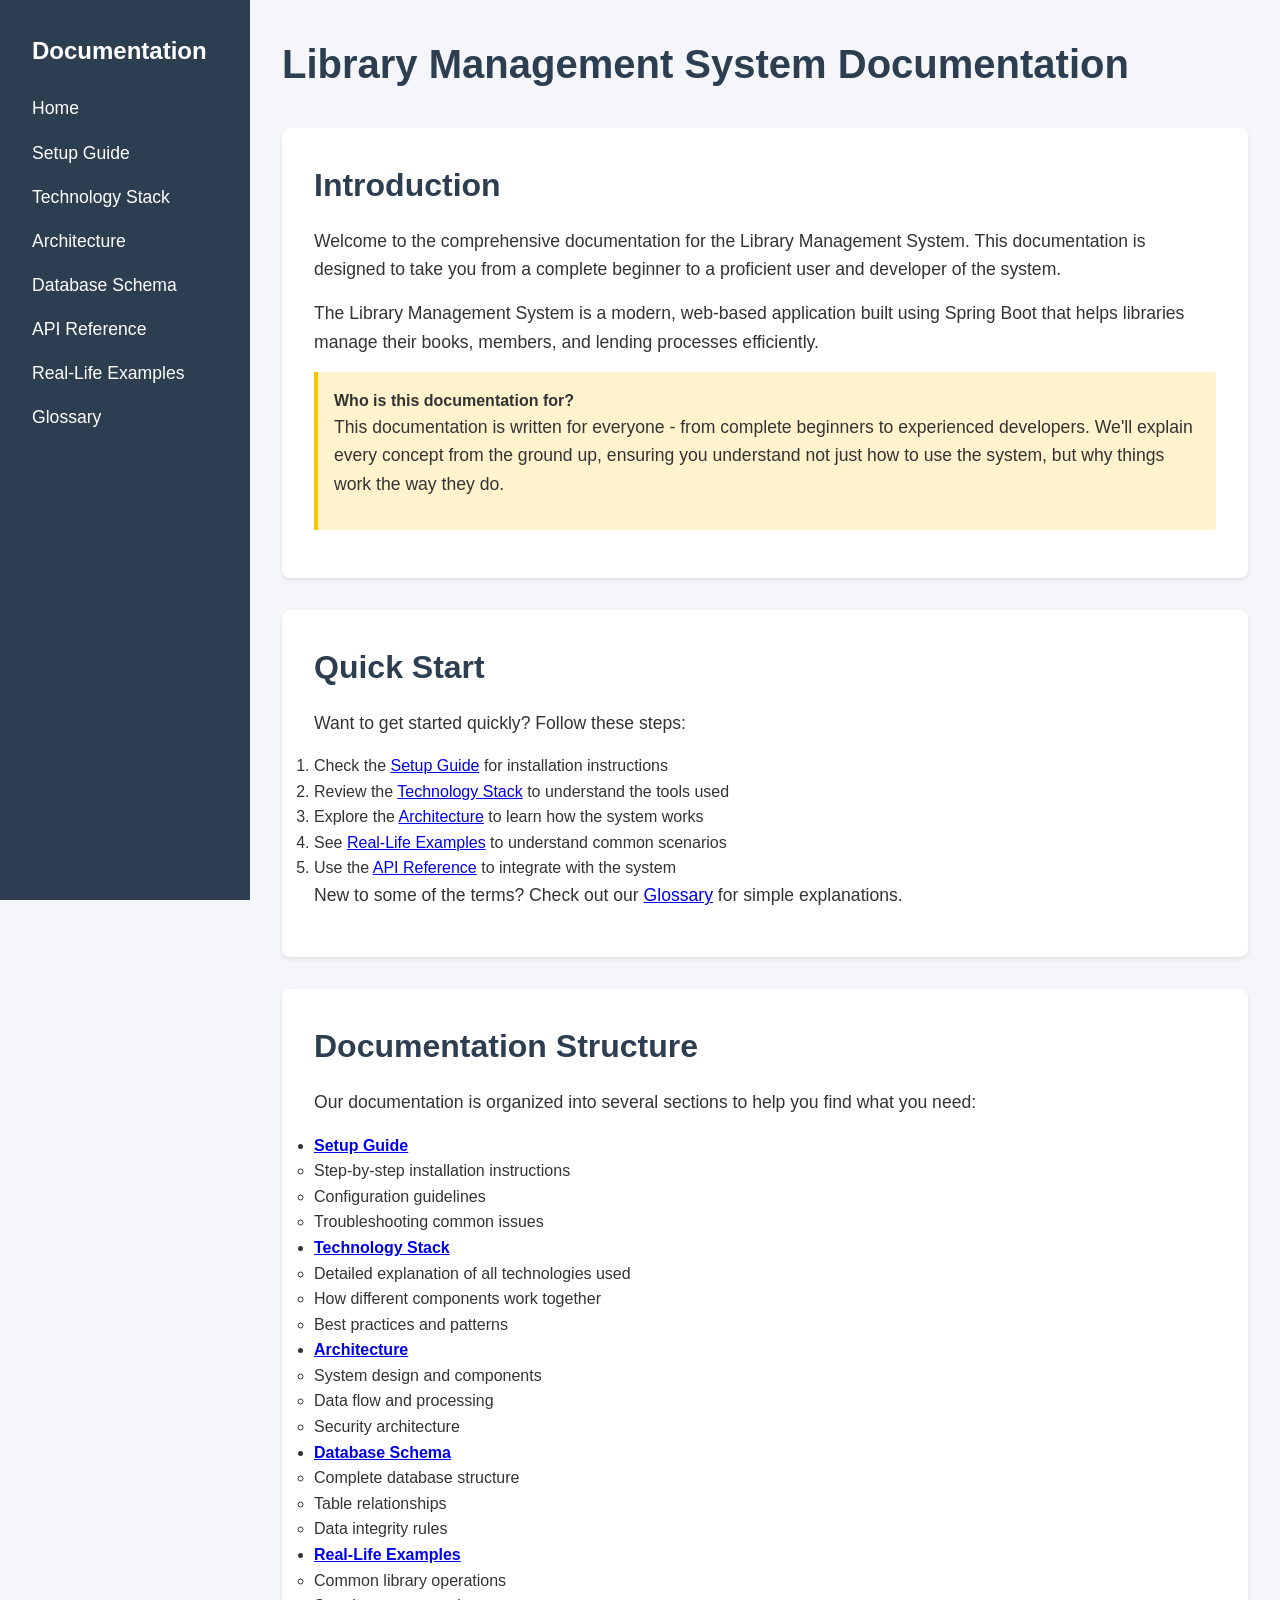
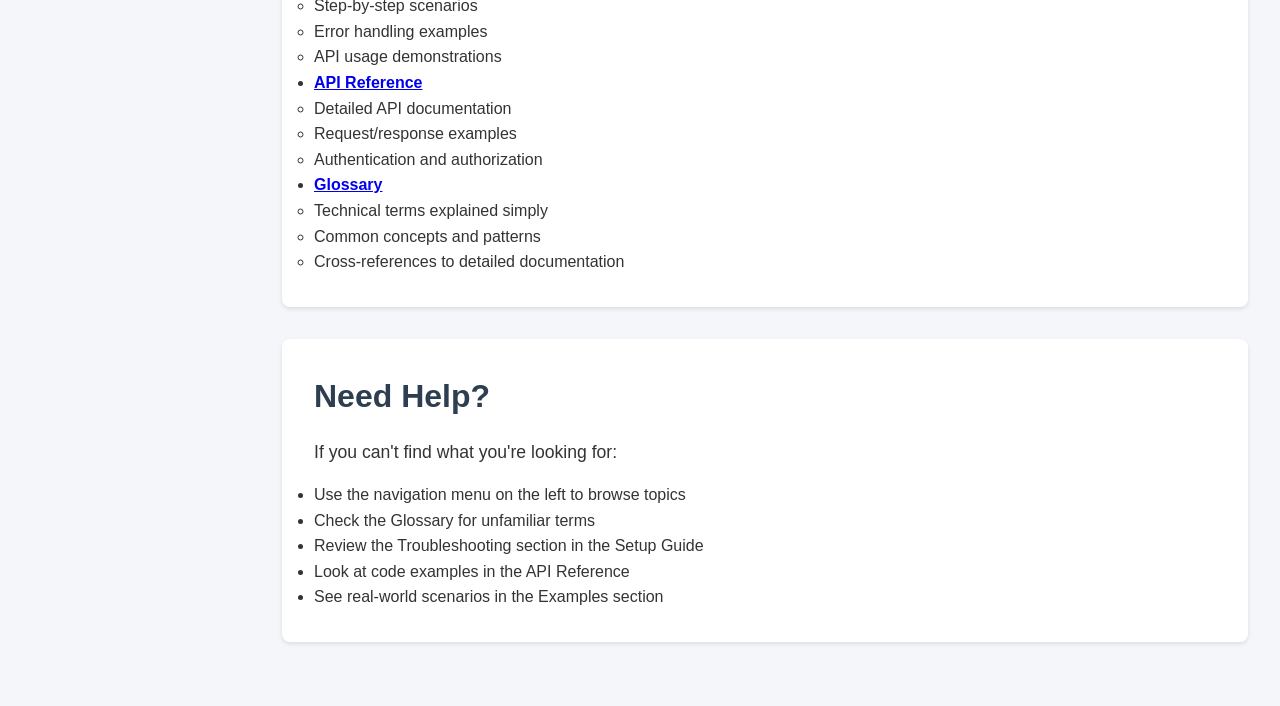
<file: Documentation/index.html>
<!DOCTYPE html>
<html lang="en">
<head>
    <meta charset="UTF-8">
    <meta name="viewport" content="width=device-width, initial-scale=1.0">
    <title>Library Management System Documentation</title>
    <link rel="stylesheet" href="styles.css">
    <style>
        :root {
            --primary-color: #2c3e50;
            --secondary-color: #3498db;
            --text-color: #333;
            --background-color: #f5f6fa;
            --sidebar-width: 250px;
        }

        * {
            margin: 0;
            padding: 0;
            box-sizing: border-box;
        }

        body {
            font-family: 'Segoe UI', Tahoma, Geneva, Verdana, sans-serif;
            line-height: 1.6;
            color: var(--text-color);
            background-color: var(--background-color);
        }

        .container {
            display: flex;
            min-height: 100vh;
        }

        .sidebar {
            width: var(--sidebar-width);
            background-color: var(--primary-color);
            color: white;
            padding: 2rem;
            position: fixed;
            height: 100vh;
            overflow-y: auto;
        }

        .main-content {
            margin-left: var(--sidebar-width);
            padding: 2rem;
            flex: 1;
        }

        .sidebar h2 {
            margin-bottom: 1.5rem;
            font-size: 1.5rem;
        }

        .nav-links {
            list-style: none;
        }

        .nav-links li {
            margin-bottom: 1rem;
        }

        .nav-links a {
            color: white;
            text-decoration: none;
            font-size: 1.1rem;
            transition: color 0.3s;
        }

        .nav-links a:hover {
            color: var(--secondary-color);
        }

        h1 {
            color: var(--primary-color);
            margin-bottom: 2rem;
        }

        .card {
            background: white;
            border-radius: 8px;
            padding: 2rem;
            margin-bottom: 2rem;
            box-shadow: 0 2px 4px rgba(0,0,0,0.1);
        }

        .card h2 {
            color: var(--primary-color);
            margin-bottom: 1rem;
        }

        .card p {
            margin-bottom: 1rem;
        }

        code {
            background: #f1f2f6;
            padding: 0.2rem 0.4rem;
            border-radius: 4px;
            font-family: 'Courier New', Courier, monospace;
        }

        .highlight {
            background-color: #fff3cd;
            padding: 1rem;
            border-left: 4px solid #ffc107;
            margin: 1rem 0;
        }
    </style>
</head>
<body>
    <div class="container">
        <nav class="sidebar">
            <h2>Documentation</h2>
            <ul class="nav-links">
                <li><a href="index.html">Home</a></li>
                <li><a href="setup-guide.html">Setup Guide</a></li>
                <li><a href="technology-stack.html">Technology Stack</a></li>
                <li><a href="architecture.html">Architecture</a></li>
                <li><a href="database-schema.html">Database Schema</a></li>
                <li><a href="api-reference.html">API Reference</a></li>
                <li><a href="examples.html">Real-Life Examples</a></li>
                <li><a href="glossary.html">Glossary</a></li>
            </ul>
        </nav>

        <main class="main-content">
            <h1>Library Management System Documentation</h1>
            
            <div class="card" id="introduction">
                <h2>Introduction</h2>
                <p>Welcome to the comprehensive documentation for the Library Management System. This documentation is designed to take you from a complete beginner to a proficient user and developer of the system.</p>
                <p>The Library Management System is a modern, web-based application built using Spring Boot that helps libraries manage their books, members, and lending processes efficiently.</p>
                
                <div class="highlight">
                    <strong>Who is this documentation for?</strong>
                    <p>This documentation is written for everyone - from complete beginners to experienced developers. We'll explain every concept from the ground up, ensuring you understand not just how to use the system, but why things work the way they do.</p>
                </div>
            </div>

            <div class="card" id="getting-started">
                <h2>Quick Start</h2>
                <p>Want to get started quickly? Follow these steps:</p>
                <ol>
                    <li>Check the <a href="setup-guide.html">Setup Guide</a> for installation instructions</li>
                    <li>Review the <a href="technology-stack.html">Technology Stack</a> to understand the tools used</li>
                    <li>Explore the <a href="architecture.html">Architecture</a> to learn how the system works</li>
                    <li>See <a href="examples.html">Real-Life Examples</a> to understand common scenarios</li>
                    <li>Use the <a href="api-reference.html">API Reference</a> to integrate with the system</li>
                </ol>
                <p>New to some of the terms? Check out our <a href="glossary.html">Glossary</a> for simple explanations.</p>
            </div>

            <div class="card" id="documentation-structure">
                <h2>Documentation Structure</h2>
                <p>Our documentation is organized into several sections to help you find what you need:</p>
                <ul>
                    <li><strong><a href="setup-guide.html">Setup Guide</a></strong>
                        <ul>
                            <li>Step-by-step installation instructions</li>
                            <li>Configuration guidelines</li>
                            <li>Troubleshooting common issues</li>
                        </ul>
                    </li>
                    <li><strong><a href="technology-stack.html">Technology Stack</a></strong>
                        <ul>
                            <li>Detailed explanation of all technologies used</li>
                            <li>How different components work together</li>
                            <li>Best practices and patterns</li>
                        </ul>
                    </li>
                    <li><strong><a href="architecture.html">Architecture</a></strong>
                        <ul>
                            <li>System design and components</li>
                            <li>Data flow and processing</li>
                            <li>Security architecture</li>
                        </ul>
                    </li>
                    <li><strong><a href="database-schema.html">Database Schema</a></strong>
                        <ul>
                            <li>Complete database structure</li>
                            <li>Table relationships</li>
                            <li>Data integrity rules</li>
                        </ul>
                    </li>
                    <li><strong><a href="examples.html">Real-Life Examples</a></strong>
                        <ul>
                            <li>Common library operations</li>
                            <li>Step-by-step scenarios</li>
                            <li>Error handling examples</li>
                            <li>API usage demonstrations</li>
                        </ul>
                    </li>
                    <li><strong><a href="api-reference.html">API Reference</a></strong>
                        <ul>
                            <li>Detailed API documentation</li>
                            <li>Request/response examples</li>
                            <li>Authentication and authorization</li>
                        </ul>
                    </li>
                    <li><strong><a href="glossary.html">Glossary</a></strong>
                        <ul>
                            <li>Technical terms explained simply</li>
                            <li>Common concepts and patterns</li>
                            <li>Cross-references to detailed documentation</li>
                        </ul>
                    </li>
                </ul>
            </div>

            <div class="card" id="support">
                <h2>Need Help?</h2>
                <p>If you can't find what you're looking for:</p>
                <ul>
                    <li>Use the navigation menu on the left to browse topics</li>
                    <li>Check the Glossary for unfamiliar terms</li>
                    <li>Review the Troubleshooting section in the Setup Guide</li>
                    <li>Look at code examples in the API Reference</li>
                    <li>See real-world scenarios in the Examples section</li>
                </ul>
            </div>
        </main>
    </div>
</body>
</html>
</file>
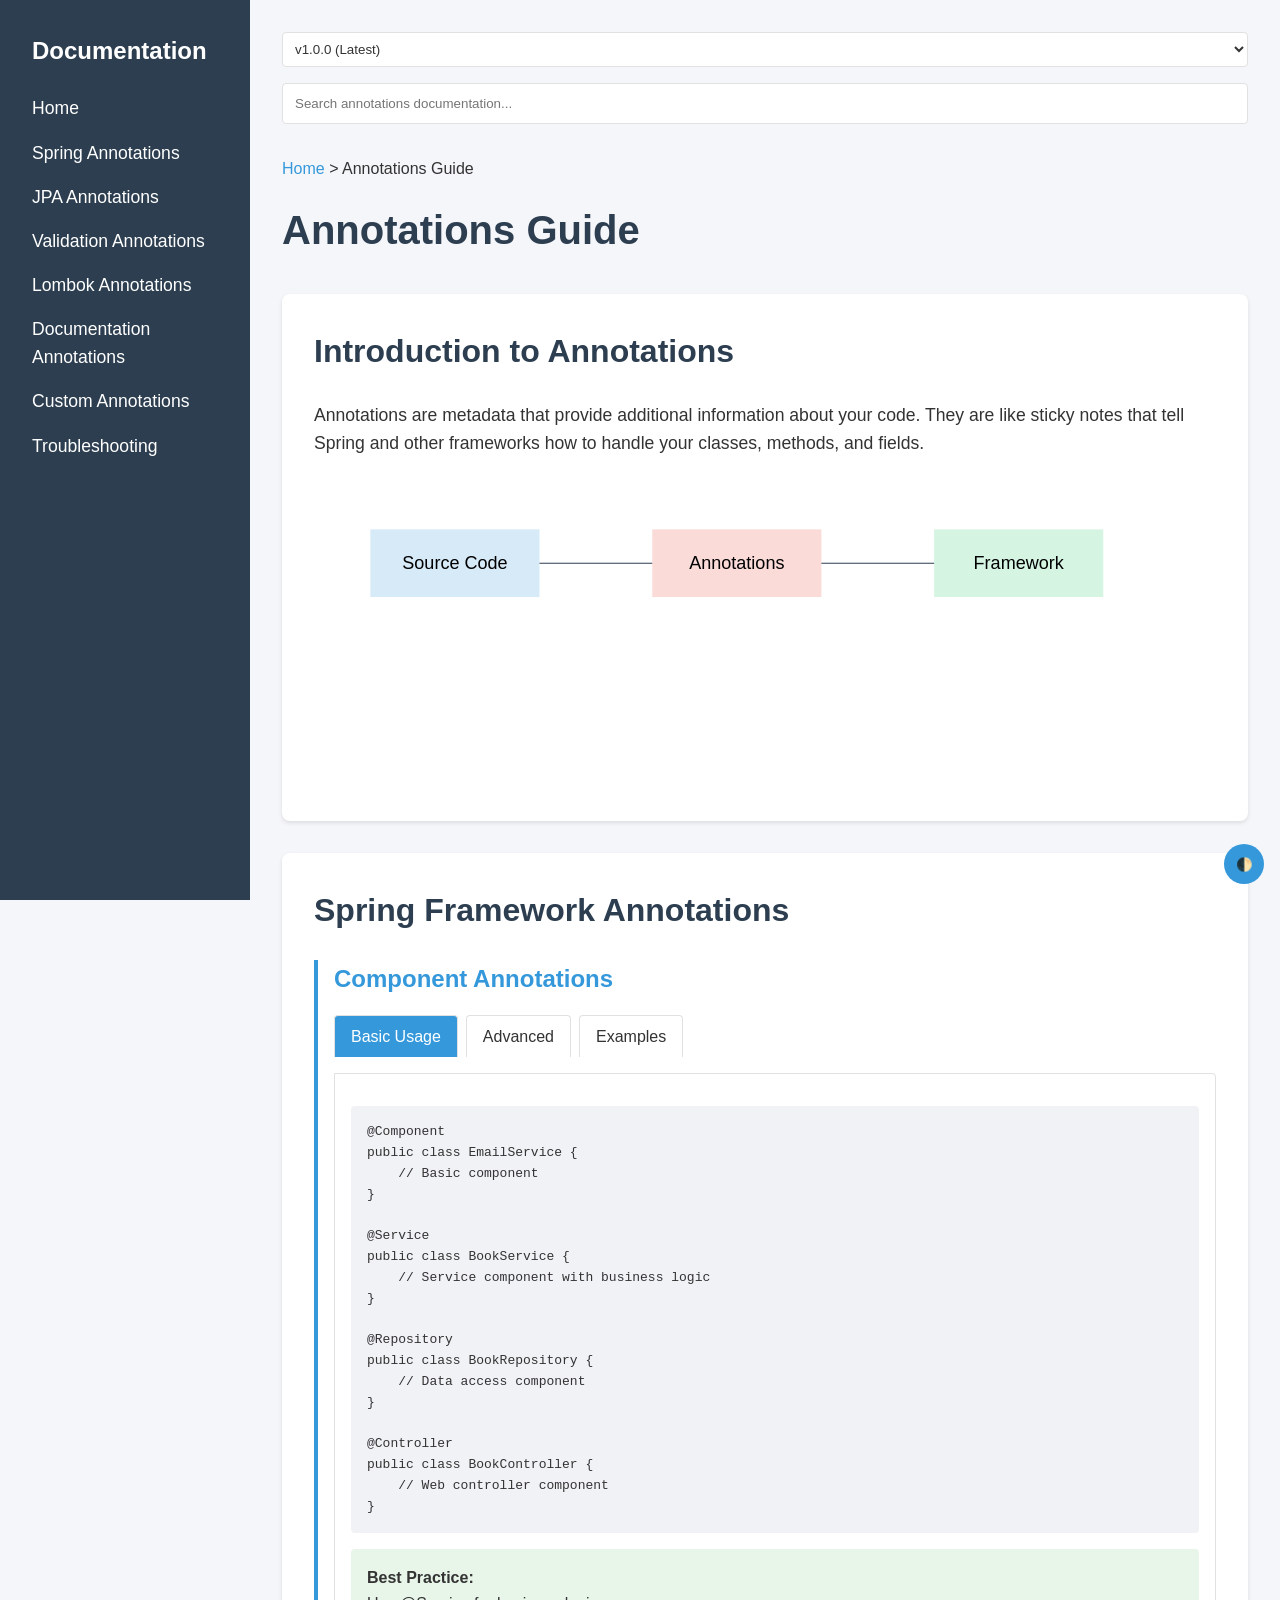
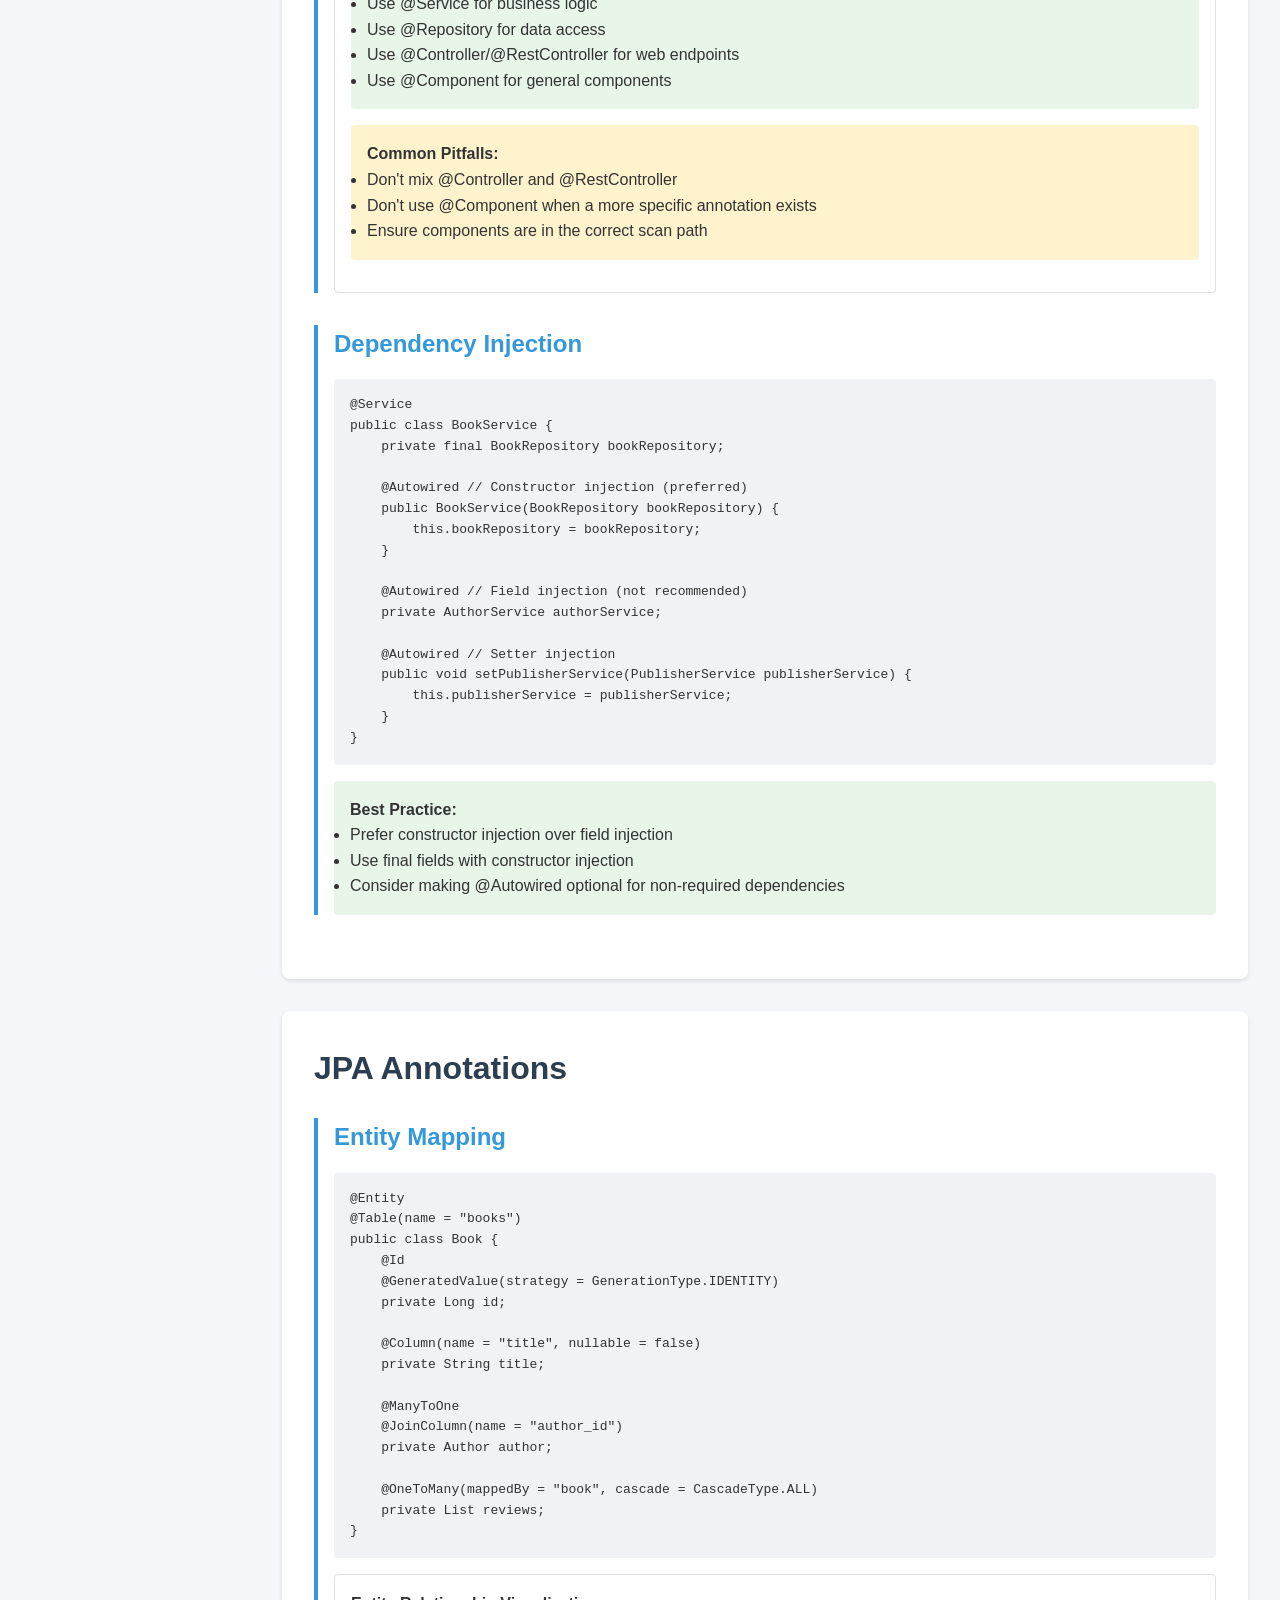
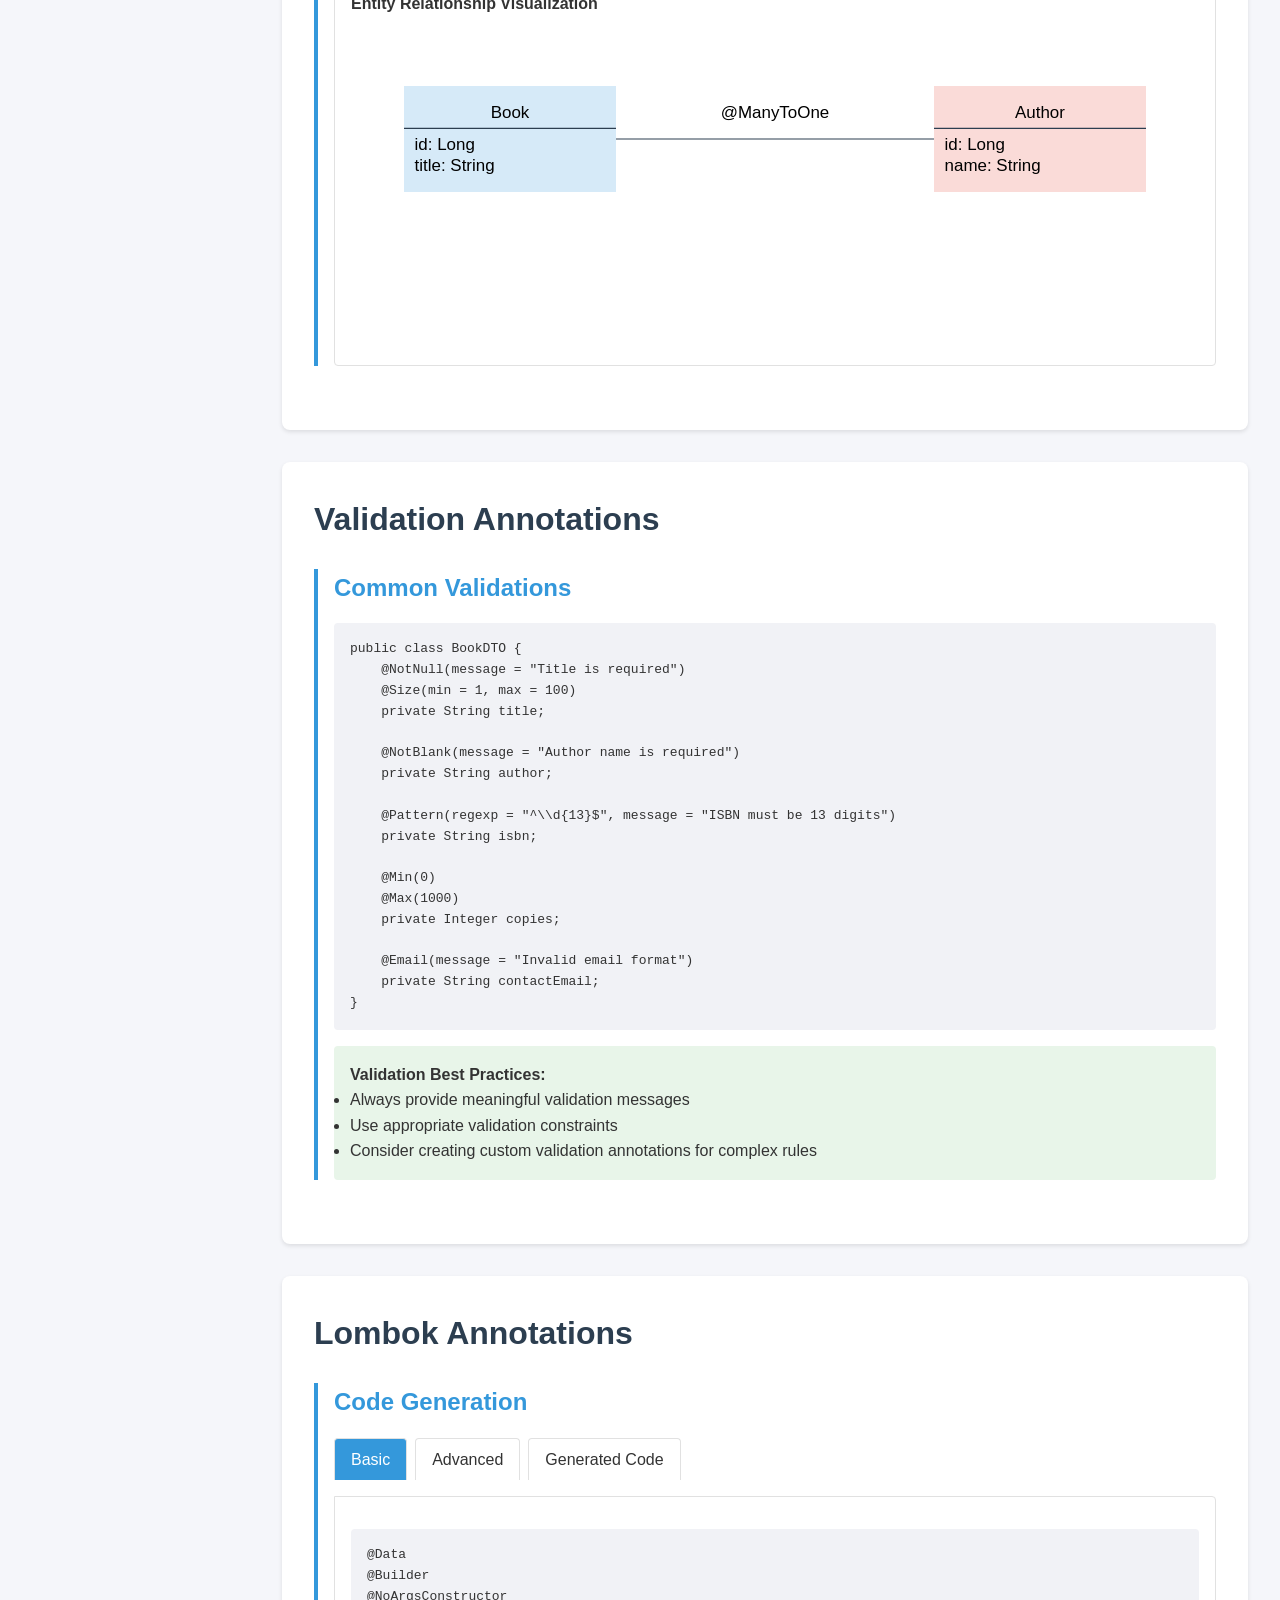
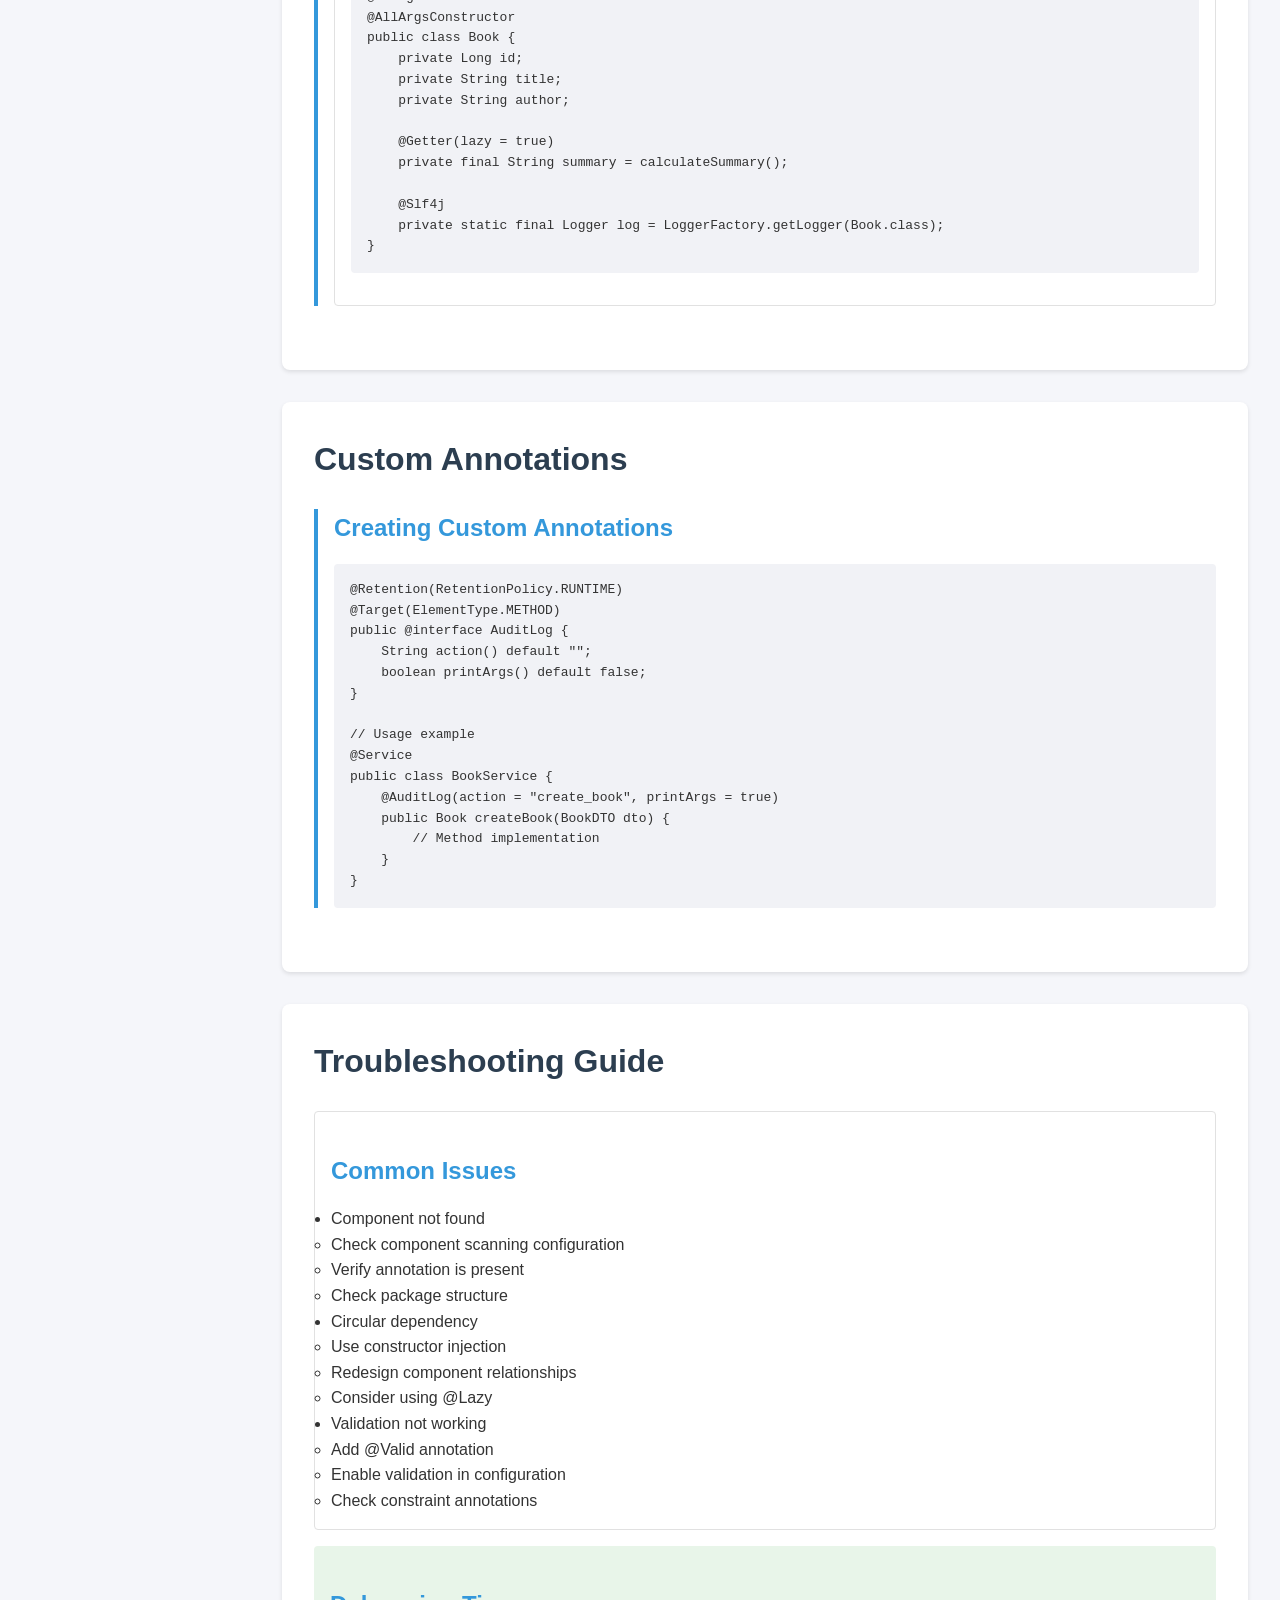
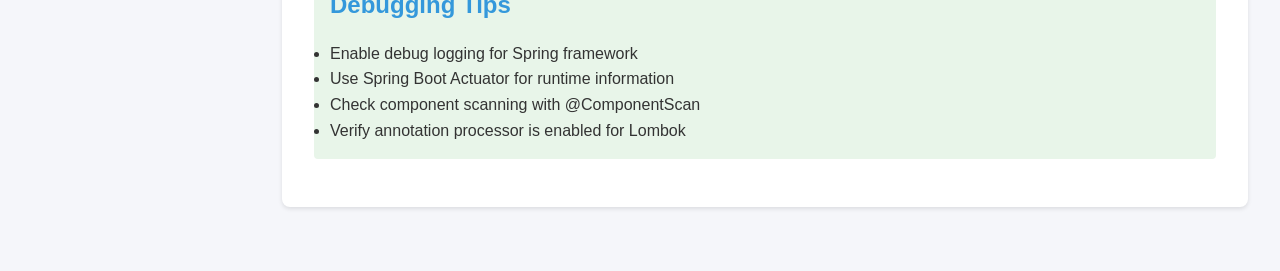
<file: Documentation/annotations-guide.html>
<!DOCTYPE html>
<html lang="en">
<head>
    <meta charset="UTF-8">
    <meta name="viewport" content="width=device-width, initial-scale=1.0">
    <title>Annotations Guide - Library Management System</title>
    <link rel="stylesheet" href="styles.css">
    <script src="scripts.js"></script>
    <style>
        .annotation-category {
            border-left: 4px solid var(--secondary-color);
            margin-bottom: 2rem;
            padding-left: 1rem;
        }

        .annotation-example {
            background: var(--code-background);
            padding: 1rem;
            border-radius: 4px;
            margin: 1rem 0;
        }

        .annotation-flow {
            width: 100%;
            height: 300px;
            margin: 1rem 0;
            position: relative;
        }

        .troubleshooting-tree {
            border: 1px solid var(--border-color);
            padding: 1rem;
            border-radius: 4px;
            margin: 1rem 0;
        }

        .best-practice {
            background-color: #e8f5e9;
            padding: 1rem;
            border-radius: 4px;
            margin: 1rem 0;
        }

        .warning {
            background-color: #fff3cd;
            padding: 1rem;
            border-radius: 4px;
            margin: 1rem 0;
        }

        .interactive-demo {
            border: 1px solid var(--border-color);
            padding: 1rem;
            border-radius: 4px;
            margin: 1rem 0;
        }

        .tabs {
            display: flex;
            margin-bottom: 1rem;
        }

        .tab {
            padding: 0.5rem 1rem;
            cursor: pointer;
            border: 1px solid var(--border-color);
            border-bottom: none;
            border-radius: 4px 4px 0 0;
            margin-right: 0.5rem;
        }

        .tab.active {
            background: var(--secondary-color);
            color: white;
        }

        .tab-content {
            border: 1px solid var(--border-color);
            padding: 1rem;
            border-radius: 0 4px 4px 4px;
        }
    </style>
</head>
<body>
    <div class="container">
        <nav class="sidebar">
            <h2>Documentation</h2>
            <ul class="nav-links">
                <li><a href="index.html">Home</a></li>
                <li><a href="#spring">Spring Annotations</a></li>
                <li><a href="#jpa">JPA Annotations</a></li>
                <li><a href="#validation">Validation Annotations</a></li>
                <li><a href="#lombok">Lombok Annotations</a></li>
                <li><a href="#documentation">Documentation Annotations</a></li>
                <li><a href="#custom">Custom Annotations</a></li>
                <li><a href="#troubleshooting">Troubleshooting</a></li>
            </ul>
        </nav>

        <main class="main-content">
            <!-- Version Selector -->
            <div class="version-selector">
                <select>
                    <option>v1.0.0 (Latest)</option>
                    <option>v0.9.0</option>
                    <option>v0.8.0</option>
                </select>
            </div>

            <!-- Search -->
            <div class="search-container">
                <input type="text" id="doc-search" placeholder="Search annotations documentation...">
                <div class="search-results"></div>
            </div>

            <!-- Breadcrumbs -->
            <div class="breadcrumbs">
                <a href="index.html">Home</a> > Annotations Guide
            </div>

            <h1>Annotations Guide</h1>

            <div class="card" id="introduction">
                <h2>Introduction to Annotations</h2>
                <p>Annotations are metadata that provide additional information about your code. They are like sticky notes that tell Spring and other frameworks how to handle your classes, methods, and fields.</p>
                
                <div class="annotation-flow">
                    <svg viewBox="0 0 800 200">
                        <g transform="translate(50,50)">
                            <rect width="150" height="60" fill="#3498db" opacity="0.2"/>
                            <text x="75" y="35" text-anchor="middle">Source Code</text>
                        </g>
                        <g transform="translate(300,50)">
                            <rect width="150" height="60" fill="#e74c3c" opacity="0.2"/>
                            <text x="75" y="35" text-anchor="middle">Annotations</text>
                        </g>
                        <g transform="translate(550,50)">
                            <rect width="150" height="60" fill="#2ecc71" opacity="0.2"/>
                            <text x="75" y="35" text-anchor="middle">Framework</text>
                        </g>
                        <path d="M200,80 L300,80" stroke="#2c3e50" fill="none" marker-end="url(#arrow)"/>
                        <path d="M450,80 L550,80" stroke="#2c3e50" fill="none" marker-end="url(#arrow)"/>
                    </svg>
                </div>
            </div>

            <div class="card" id="spring">
                <h2>Spring Framework Annotations</h2>
                
                <div class="annotation-category">
                    <h3>Component Annotations</h3>
                    <div class="tabs">
                        <div class="tab active">Basic Usage</div>
                        <div class="tab">Advanced</div>
                        <div class="tab">Examples</div>
                    </div>
                    <div class="tab-content">
                        <div class="annotation-example">
                            <pre><code>@Component
public class EmailService {
    // Basic component
}

@Service
public class BookService {
    // Service component with business logic
}

@Repository
public class BookRepository {
    // Data access component
}

@Controller
public class BookController {
    // Web controller component
}</code></pre>
                        </div>

                        <div class="best-practice">
                            <strong>Best Practice:</strong>
                            <ul>
                                <li>Use @Service for business logic</li>
                                <li>Use @Repository for data access</li>
                                <li>Use @Controller/@RestController for web endpoints</li>
                                <li>Use @Component for general components</li>
                            </ul>
                        </div>

                        <div class="warning">
                            <strong>Common Pitfalls:</strong>
                            <ul>
                                <li>Don't mix @Controller and @RestController</li>
                                <li>Don't use @Component when a more specific annotation exists</li>
                                <li>Ensure components are in the correct scan path</li>
                            </ul>
                        </div>
                    </div>
                </div>

                <div class="annotation-category">
                    <h3>Dependency Injection</h3>
                    <div class="annotation-example">
                        <pre><code>@Service
public class BookService {
    private final BookRepository bookRepository;
    
    @Autowired // Constructor injection (preferred)
    public BookService(BookRepository bookRepository) {
        this.bookRepository = bookRepository;
    }
    
    @Autowired // Field injection (not recommended)
    private AuthorService authorService;
    
    @Autowired // Setter injection
    public void setPublisherService(PublisherService publisherService) {
        this.publisherService = publisherService;
    }
}</code></pre>
                    </div>

                    <div class="best-practice">
                        <strong>Best Practice:</strong>
                        <ul>
                            <li>Prefer constructor injection over field injection</li>
                            <li>Use final fields with constructor injection</li>
                            <li>Consider making @Autowired optional for non-required dependencies</li>
                        </ul>
                    </div>
                </div>
            </div>

            <div class="card" id="jpa">
                <h2>JPA Annotations</h2>
                
                <div class="annotation-category">
                    <h3>Entity Mapping</h3>
                    <div class="annotation-example">
                        <pre><code>@Entity
@Table(name = "books")
public class Book {
    @Id
    @GeneratedValue(strategy = GenerationType.IDENTITY)
    private Long id;
    
    @Column(name = "title", nullable = false)
    private String title;
    
    @ManyToOne
    @JoinColumn(name = "author_id")
    private Author author;
    
    @OneToMany(mappedBy = "book", cascade = CascadeType.ALL)
    private List<Review> reviews;
}</code></pre>
                    </div>

                    <div class="interactive-demo">
                        <h4>Entity Relationship Visualization</h4>
                        <div class="annotation-flow">
                            <svg viewBox="0 0 800 200">
                                <!-- Entity relationship diagram -->
                                <g transform="translate(50,50)">
                                    <rect width="200" height="100" fill="#3498db" opacity="0.2"/>
                                    <text x="100" y="30" text-anchor="middle">Book</text>
                                    <line x1="0" y1="40" x2="200" y2="40" stroke="#2c3e50"/>
                                    <text x="10" y="60">id: Long</text>
                                    <text x="10" y="80">title: String</text>
                                </g>
                                <g transform="translate(550,50)">
                                    <rect width="200" height="100" fill="#e74c3c" opacity="0.2"/>
                                    <text x="100" y="30" text-anchor="middle">Author</text>
                                    <line x1="0" y1="40" x2="200" y2="40" stroke="#2c3e50"/>
                                    <text x="10" y="60">id: Long</text>
                                    <text x="10" y="80">name: String</text>
                                </g>
                                <path d="M250,100 L550,100" stroke="#2c3e50" fill="none"/>
                                <text x="400" y="80" text-anchor="middle">@ManyToOne</text>
                            </svg>
                        </div>
                    </div>
                </div>
            </div>

            <div class="card" id="validation">
                <h2>Validation Annotations</h2>
                
                <div class="annotation-category">
                    <h3>Common Validations</h3>
                    <div class="annotation-example">
                        <pre><code>public class BookDTO {
    @NotNull(message = "Title is required")
    @Size(min = 1, max = 100)
    private String title;
    
    @NotBlank(message = "Author name is required")
    private String author;
    
    @Pattern(regexp = "^\\d{13}$", message = "ISBN must be 13 digits")
    private String isbn;
    
    @Min(0)
    @Max(1000)
    private Integer copies;
    
    @Email(message = "Invalid email format")
    private String contactEmail;
}</code></pre>
                    </div>

                    <div class="best-practice">
                        <strong>Validation Best Practices:</strong>
                        <ul>
                            <li>Always provide meaningful validation messages</li>
                            <li>Use appropriate validation constraints</li>
                            <li>Consider creating custom validation annotations for complex rules</li>
                        </ul>
                    </div>
                </div>
            </div>

            <div class="card" id="lombok">
                <h2>Lombok Annotations</h2>
                
                <div class="annotation-category">
                    <h3>Code Generation</h3>
                    <div class="tabs">
                        <div class="tab active">Basic</div>
                        <div class="tab">Advanced</div>
                        <div class="tab">Generated Code</div>
                    </div>
                    <div class="tab-content">
                        <div class="annotation-example">
                            <pre><code>@Data
@Builder
@NoArgsConstructor
@AllArgsConstructor
public class Book {
    private Long id;
    private String title;
    private String author;
    
    @Getter(lazy = true)
    private final String summary = calculateSummary();
    
    @Slf4j
    private static final Logger log = LoggerFactory.getLogger(Book.class);
}</code></pre>
                        </div>
                    </div>
                </div>
            </div>

            <div class="card" id="custom">
                <h2>Custom Annotations</h2>
                
                <div class="annotation-category">
                    <h3>Creating Custom Annotations</h3>
                    <div class="annotation-example">
                        <pre><code>@Retention(RetentionPolicy.RUNTIME)
@Target(ElementType.METHOD)
public @interface AuditLog {
    String action() default "";
    boolean printArgs() default false;
}

// Usage example
@Service
public class BookService {
    @AuditLog(action = "create_book", printArgs = true)
    public Book createBook(BookDTO dto) {
        // Method implementation
    }
}</code></pre>
                    </div>
                </div>
            </div>

            <div class="card" id="troubleshooting">
                <h2>Troubleshooting Guide</h2>
                
                <div class="troubleshooting-tree">
                    <h3>Common Issues</h3>
                    <ul>
                        <li>Component not found
                            <ul>
                                <li>Check component scanning configuration</li>
                                <li>Verify annotation is present</li>
                                <li>Check package structure</li>
                            </ul>
                        </li>
                        <li>Circular dependency
                            <ul>
                                <li>Use constructor injection</li>
                                <li>Redesign component relationships</li>
                                <li>Consider using @Lazy</li>
                            </ul>
                        </li>
                        <li>Validation not working
                            <ul>
                                <li>Add @Valid annotation</li>
                                <li>Enable validation in configuration</li>
                                <li>Check constraint annotations</li>
                            </ul>
                        </li>
                    </ul>
                </div>

                <div class="best-practice">
                    <h3>Debugging Tips</h3>
                    <ul>
                        <li>Enable debug logging for Spring framework</li>
                        <li>Use Spring Boot Actuator for runtime information</li>
                        <li>Check component scanning with @ComponentScan</li>
                        <li>Verify annotation processor is enabled for Lombok</li>
                    </ul>
                </div>
            </div>

            <!-- Add theme toggle button -->
            <button class="theme-toggle">🌓</button>
        </main>
    </div>
</body>
</html>
</file>
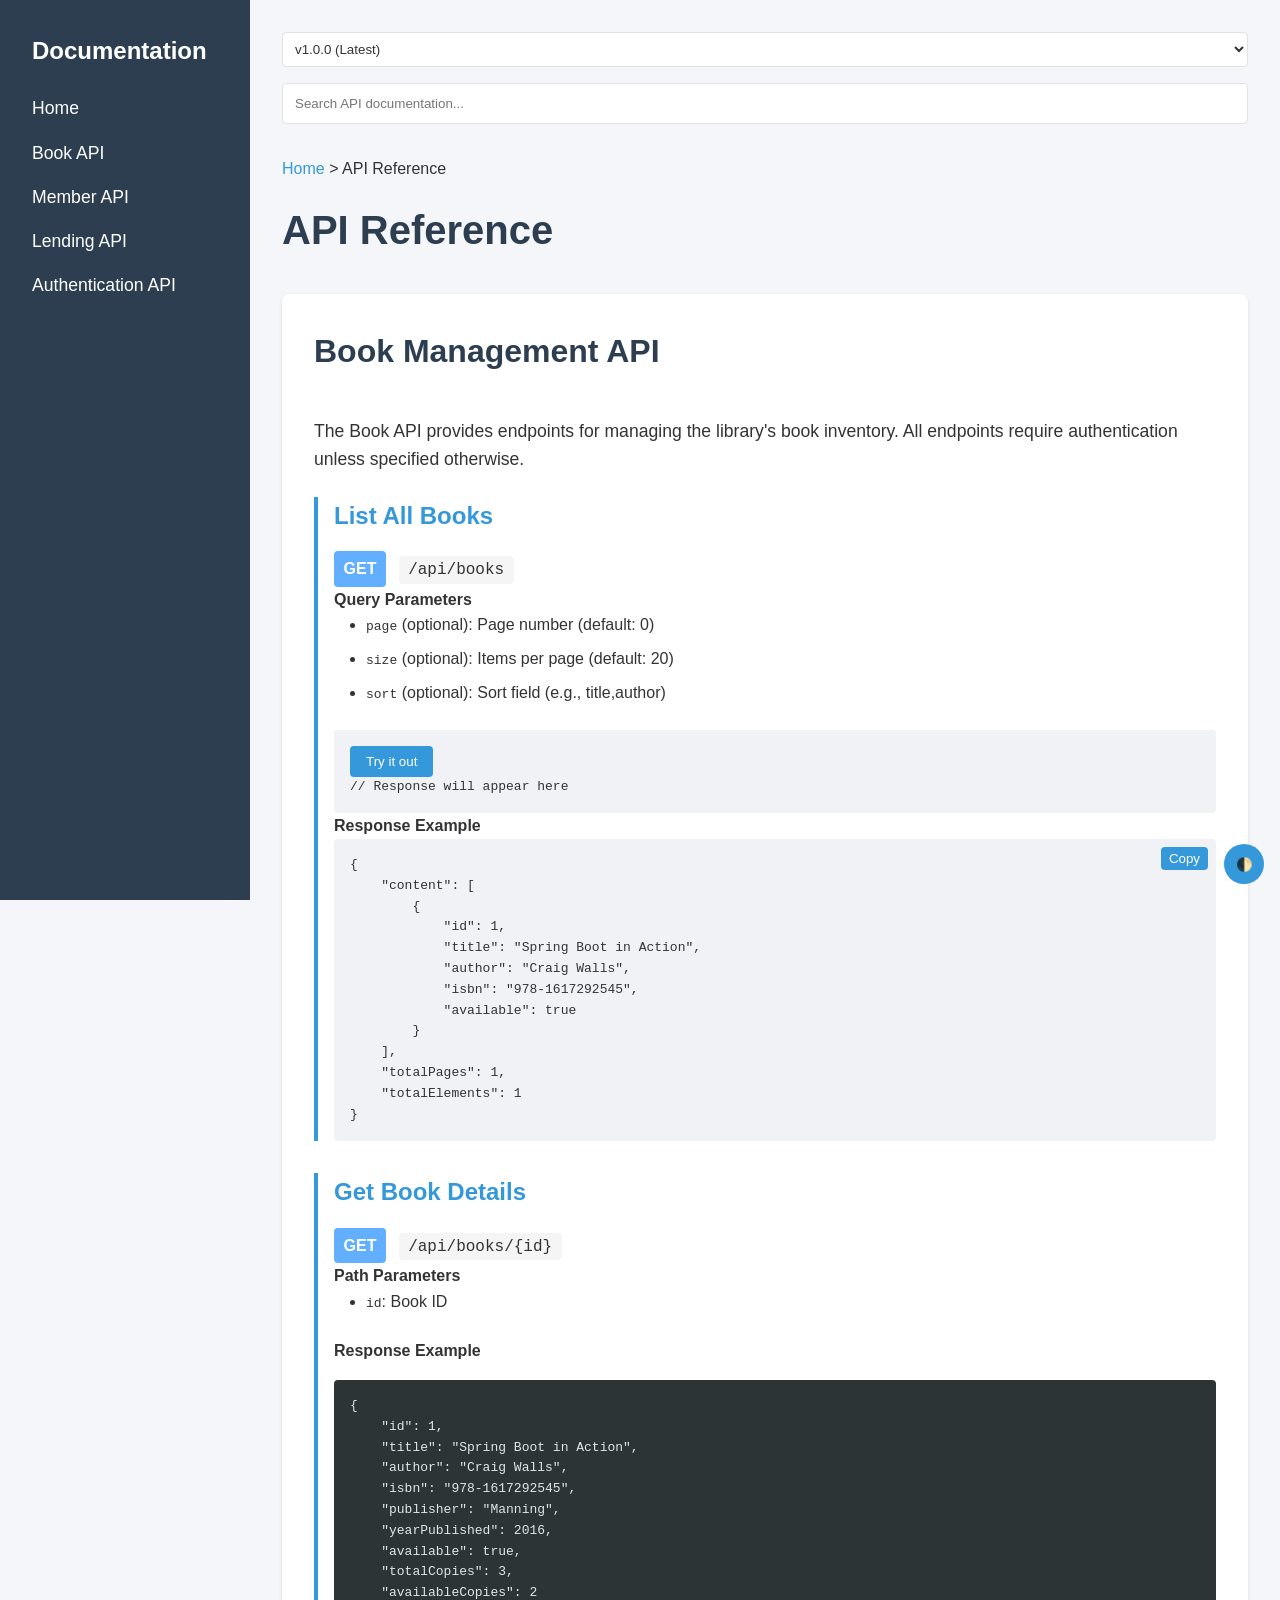
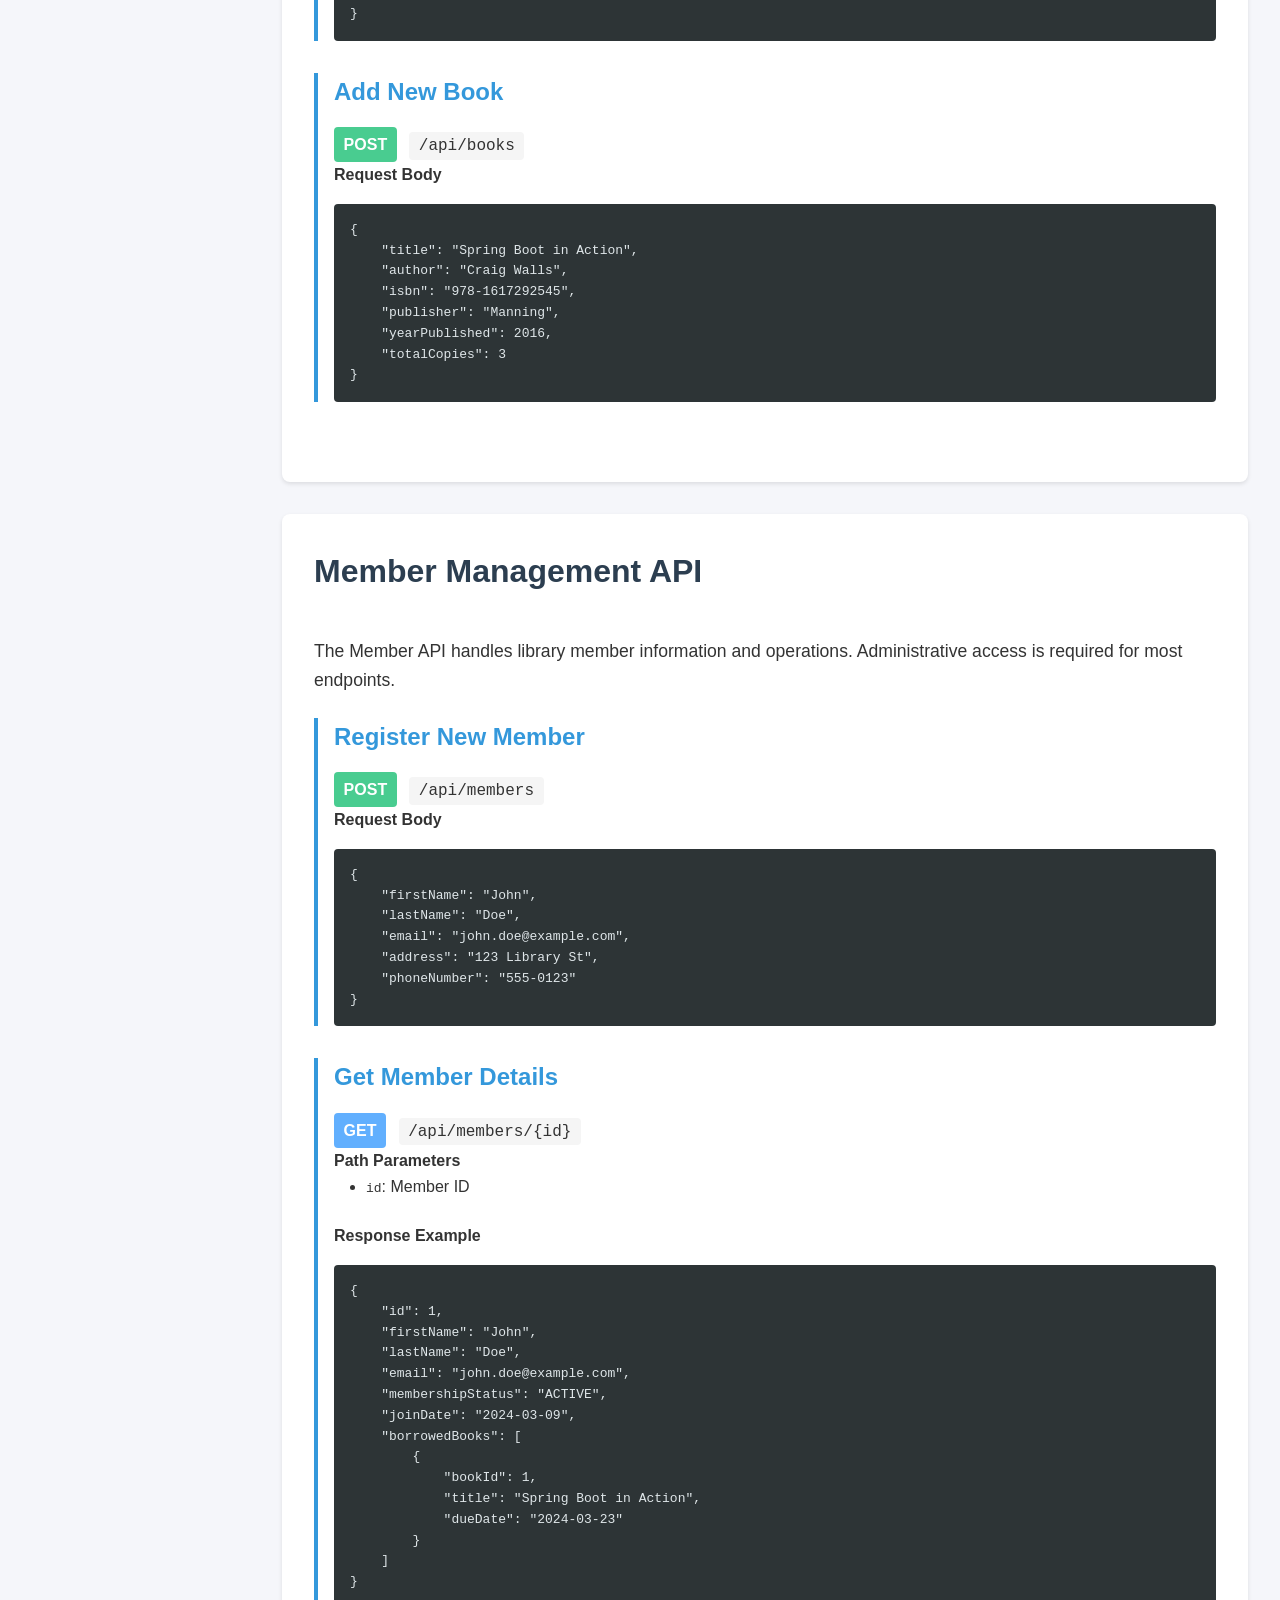
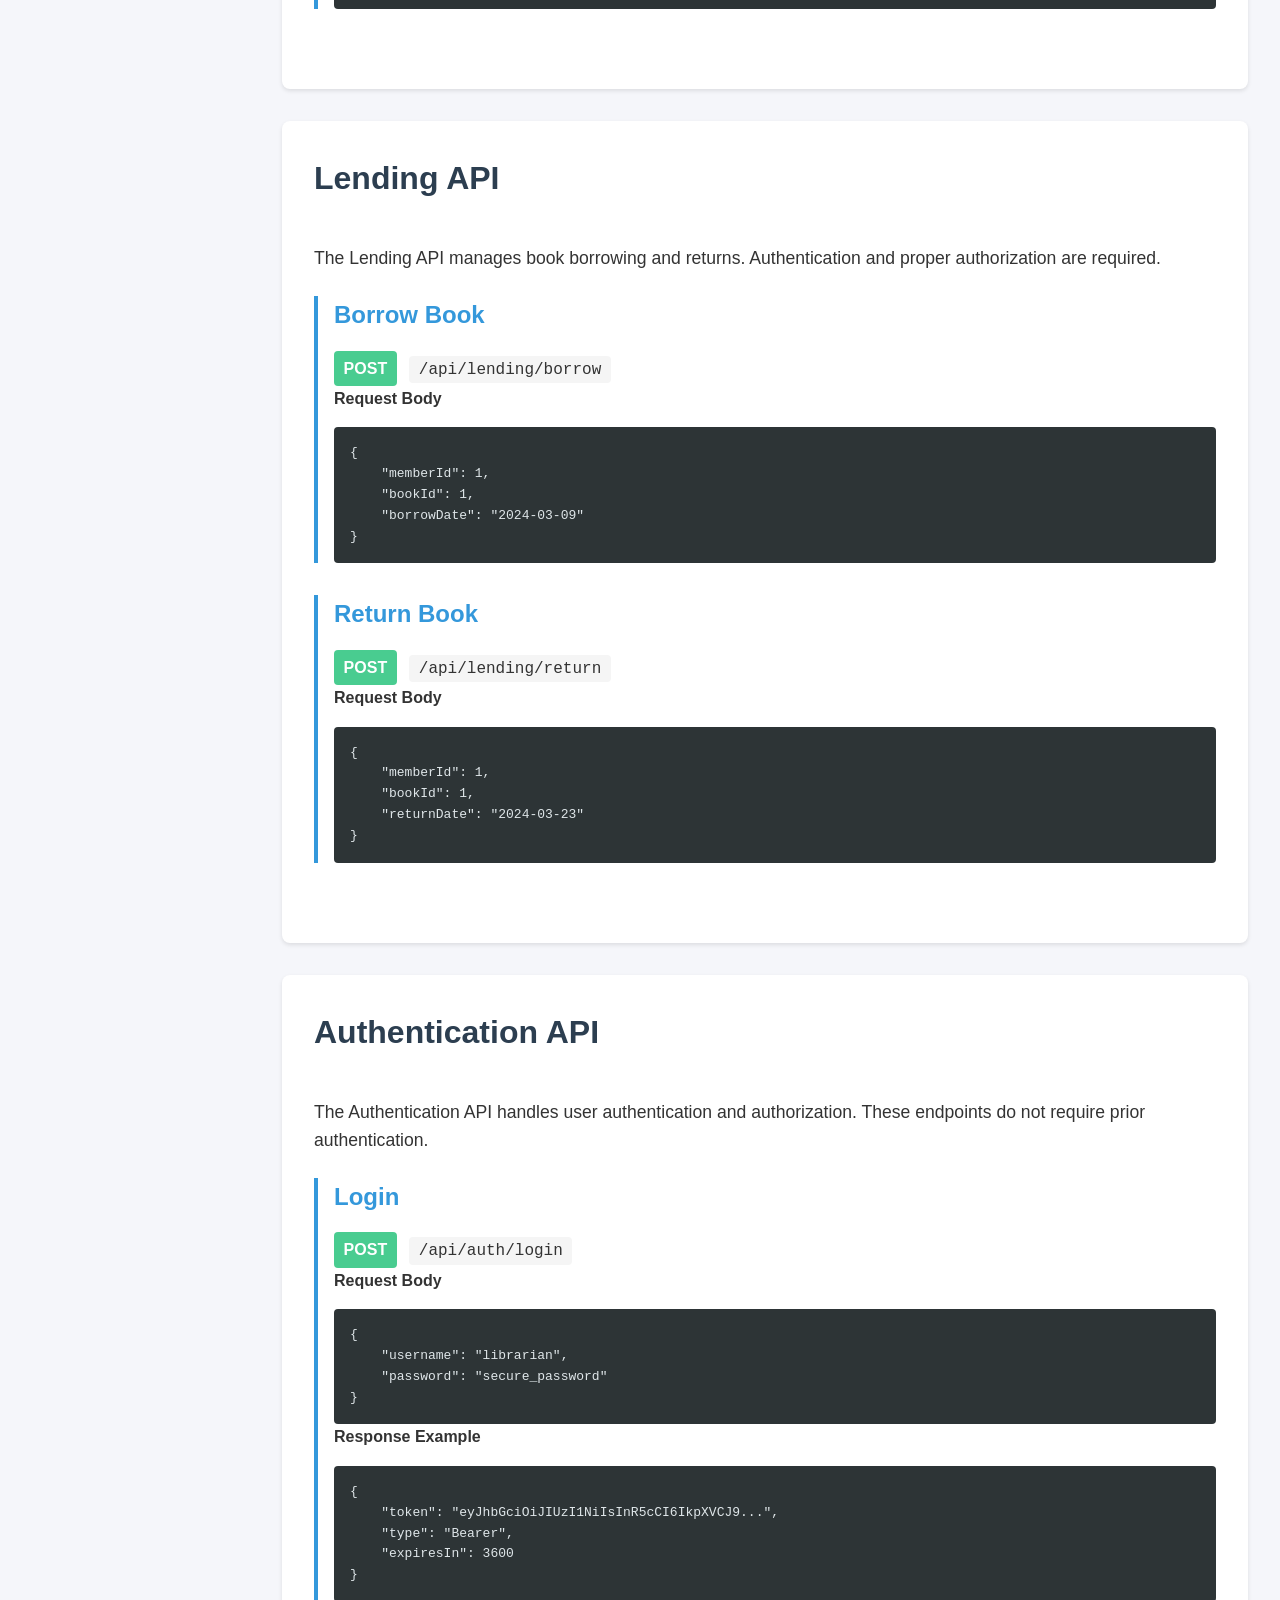
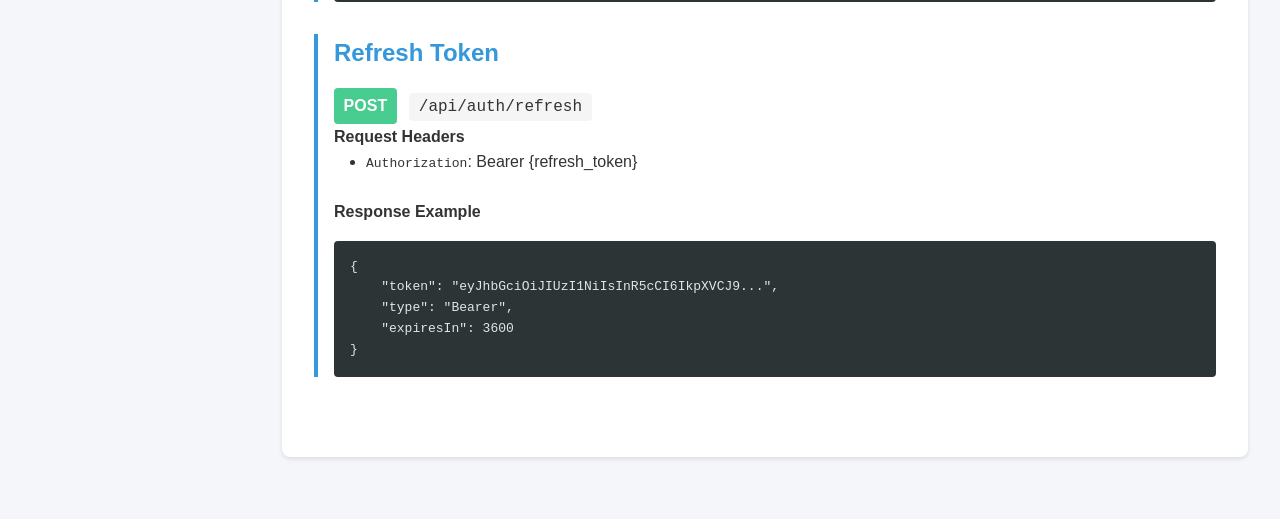
<file: Documentation/api-reference.html>
<!DOCTYPE html>
<html lang="en">
<head>
    <meta charset="UTF-8">
    <meta name="viewport" content="width=device-width, initial-scale=1.0">
    <title>API Reference - Library Management System</title>
    <link rel="stylesheet" href="styles.css">
    <script src="scripts.js"></script>
    <style>
        .endpoint {
            border-left: 4px solid var(--secondary-color);
            margin-bottom: 2rem;
            padding-left: 1rem;
        }
        
        .http-method {
            display: inline-block;
            padding: 0.3rem 0.6rem;
            border-radius: 4px;
            font-weight: bold;
            margin-right: 0.5rem;
        }
        
        .get { background: #61affe; color: white; }
        .post { background: #49cc90; color: white; }
        .put { background: #fca130; color: white; }
        .delete { background: #f93e3e; color: white; }
        
        .endpoint-url {
            font-family: 'Courier New', monospace;
            background: #f5f5f5;
            padding: 0.3rem 0.6rem;
            border-radius: 4px;
        }
        
        .response-example {
            background: #2d3436;
            color: #dfe6e9;
            padding: 1rem;
            border-radius: 4px;
            margin-top: 1rem;
        }
    </style>
</head>
<body>
    <div class="container">
        <nav class="sidebar">
            <h2>Documentation</h2>
            <ul class="nav-links">
                <li><a href="index.html">Home</a></li>
                <li><a href="#book-api">Book API</a></li>
                <li><a href="#member-api">Member API</a></li>
                <li><a href="#lending-api">Lending API</a></li>
                <li><a href="#auth-api">Authentication API</a></li>
            </ul>
        </nav>

        <main class="main-content">
            <!-- Version Selector -->
            <div class="version-selector">
                <select>
                    <option>v1.0.0 (Latest)</option>
                    <option>v0.9.0</option>
                    <option>v0.8.0</option>
                </select>
            </div>

            <!-- Search -->
            <div class="search-container">
                <input type="text" id="doc-search" placeholder="Search API documentation...">
                <div class="search-results"></div>
            </div>

            <!-- Breadcrumbs -->
            <div class="breadcrumbs">
                <a href="index.html">Home</a> > API Reference
            </div>

            <h1>API Reference</h1>

            <div class="card" id="book-api">
                <h2>Book Management API</h2>
                <div class="tech-explanation">
                    <p>The Book API provides endpoints for managing the library's book inventory. All endpoints require authentication unless specified otherwise.</p>

                    <div class="endpoint">
                        <h3>List All Books</h3>
                        <span class="http-method get">GET</span>
                        <span class="endpoint-url">/api/books</span>
                        
                        <h4>Query Parameters</h4>
                        <ul>
                            <li><code>page</code> (optional): Page number (default: 0)</li>
                            <li><code>size</code> (optional): Items per page (default: 20)</li>
                            <li><code>sort</code> (optional): Sort field (e.g., title,author)</li>
                        </ul>

                        <div class="endpoint-testing">
                            <button class="try-it-out">Try it out</button>
                            <div class="request-builder">
                                <input type="number" placeholder="Page number">
                                <input type="number" placeholder="Page size">
                                <input type="text" placeholder="Sort field">
                                <button class="send-request">Send Request</button>
                            </div>
                            <div class="response-viewer">
                                <pre><code class="json">// Response will appear here</code></pre>
                            </div>
                        </div>

                        <h4>Response Example</h4>
                        <div class="code-example">
                            <pre><code>{
    "content": [
        {
            "id": 1,
            "title": "Spring Boot in Action",
            "author": "Craig Walls",
            "isbn": "978-1617292545",
            "available": true
        }
    ],
    "totalPages": 1,
    "totalElements": 1
}</code></pre>
                        </div>
                    </div>

                    <div class="endpoint">
                        <h3>Get Book Details</h3>
                        <span class="http-method get">GET</span>
                        <span class="endpoint-url">/api/books/{id}</span>

                        <h4>Path Parameters</h4>
                        <ul>
                            <li><code>id</code>: Book ID</li>
                        </ul>

                        <h4>Response Example</h4>
                        <pre class="response-example">
{
    "id": 1,
    "title": "Spring Boot in Action",
    "author": "Craig Walls",
    "isbn": "978-1617292545",
    "publisher": "Manning",
    "yearPublished": 2016,
    "available": true,
    "totalCopies": 3,
    "availableCopies": 2
}</pre>
                    </div>

                    <div class="endpoint">
                        <h3>Add New Book</h3>
                        <span class="http-method post">POST</span>
                        <span class="endpoint-url">/api/books</span>

                        <h4>Request Body</h4>
                        <pre class="response-example">
{
    "title": "Spring Boot in Action",
    "author": "Craig Walls",
    "isbn": "978-1617292545",
    "publisher": "Manning",
    "yearPublished": 2016,
    "totalCopies": 3
}</pre>
                    </div>
                </div>
            </div>

            <div class="card" id="member-api">
                <h2>Member Management API</h2>
                <div class="tech-explanation">
                    <p>The Member API handles library member information and operations. Administrative access is required for most endpoints.</p>

                    <div class="endpoint">
                        <h3>Register New Member</h3>
                        <span class="http-method post">POST</span>
                        <span class="endpoint-url">/api/members</span>

                        <h4>Request Body</h4>
                        <pre class="response-example">
{
    "firstName": "John",
    "lastName": "Doe",
    "email": "john.doe@example.com",
    "address": "123 Library St",
    "phoneNumber": "555-0123"
}</pre>
                    </div>

                    <div class="endpoint">
                        <h3>Get Member Details</h3>
                        <span class="http-method get">GET</span>
                        <span class="endpoint-url">/api/members/{id}</span>

                        <h4>Path Parameters</h4>
                        <ul>
                            <li><code>id</code>: Member ID</li>
                        </ul>

                        <h4>Response Example</h4>
                        <pre class="response-example">
{
    "id": 1,
    "firstName": "John",
    "lastName": "Doe",
    "email": "john.doe@example.com",
    "membershipStatus": "ACTIVE",
    "joinDate": "2024-03-09",
    "borrowedBooks": [
        {
            "bookId": 1,
            "title": "Spring Boot in Action",
            "dueDate": "2024-03-23"
        }
    ]
}</pre>
                    </div>
                </div>
            </div>

            <div class="card" id="lending-api">
                <h2>Lending API</h2>
                <div class="tech-explanation">
                    <p>The Lending API manages book borrowing and returns. Authentication and proper authorization are required.</p>

                    <div class="endpoint">
                        <h3>Borrow Book</h3>
                        <span class="http-method post">POST</span>
                        <span class="endpoint-url">/api/lending/borrow</span>

                        <h4>Request Body</h4>
                        <pre class="response-example">
{
    "memberId": 1,
    "bookId": 1,
    "borrowDate": "2024-03-09"
}</pre>
                    </div>

                    <div class="endpoint">
                        <h3>Return Book</h3>
                        <span class="http-method post">POST</span>
                        <span class="endpoint-url">/api/lending/return</span>

                        <h4>Request Body</h4>
                        <pre class="response-example">
{
    "memberId": 1,
    "bookId": 1,
    "returnDate": "2024-03-23"
}</pre>
                    </div>
                </div>
            </div>

            <div class="card" id="auth-api">
                <h2>Authentication API</h2>
                <div class="tech-explanation">
                    <p>The Authentication API handles user authentication and authorization. These endpoints do not require prior authentication.</p>

                    <div class="endpoint">
                        <h3>Login</h3>
                        <span class="http-method post">POST</span>
                        <span class="endpoint-url">/api/auth/login</span>

                        <h4>Request Body</h4>
                        <pre class="response-example">
{
    "username": "librarian",
    "password": "secure_password"
}</pre>

                        <h4>Response Example</h4>
                        <pre class="response-example">
{
    "token": "eyJhbGciOiJIUzI1NiIsInR5cCI6IkpXVCJ9...",
    "type": "Bearer",
    "expiresIn": 3600
}</pre>
                    </div>

                    <div class="endpoint">
                        <h3>Refresh Token</h3>
                        <span class="http-method post">POST</span>
                        <span class="endpoint-url">/api/auth/refresh</span>

                        <h4>Request Headers</h4>
                        <ul>
                            <li><code>Authorization</code>: Bearer {refresh_token}</li>
                        </ul>

                        <h4>Response Example</h4>
                        <pre class="response-example">
{
    "token": "eyJhbGciOiJIUzI1NiIsInR5cCI6IkpXVCJ9...",
    "type": "Bearer",
    "expiresIn": 3600
}</pre>
                    </div>
                </div>
            </div>

            <!-- Add theme toggle button -->
            <button class="theme-toggle">🌓</button>
        </main>
    </div>
</body>
</html>
</file>
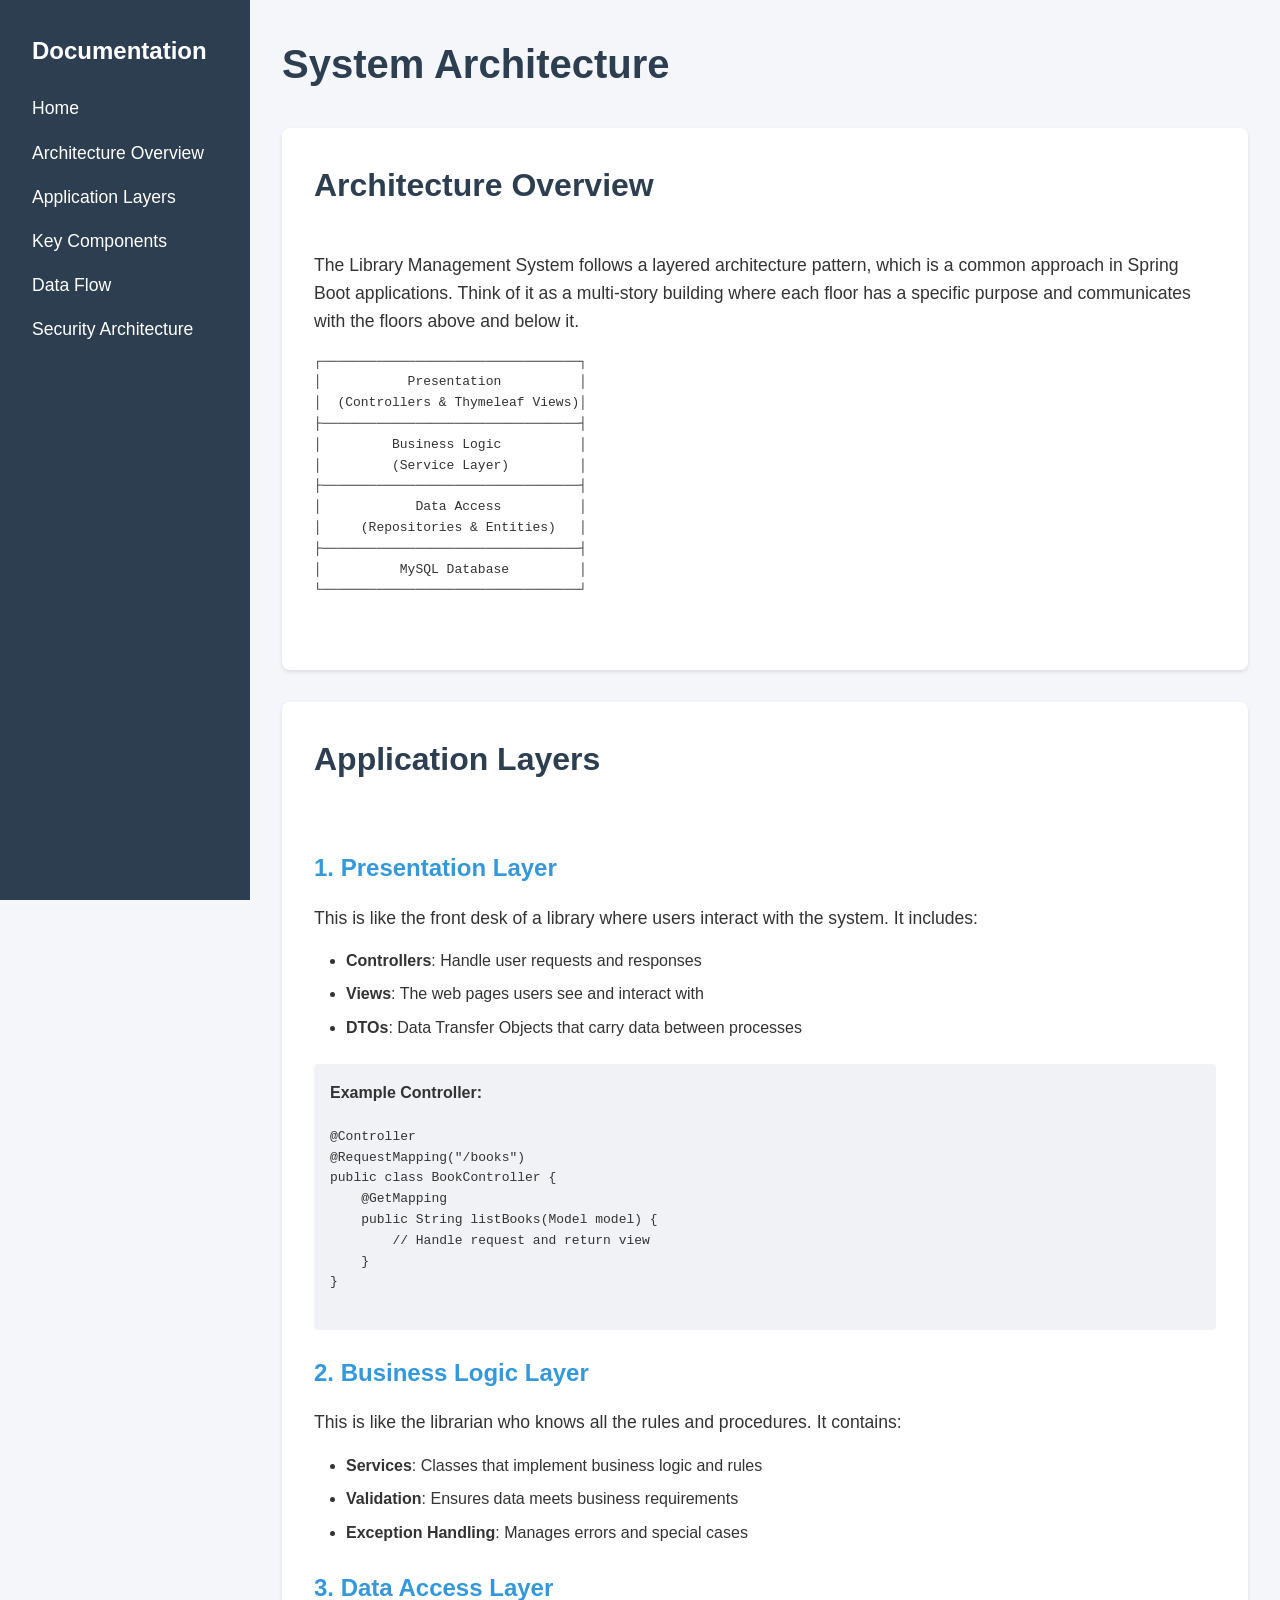
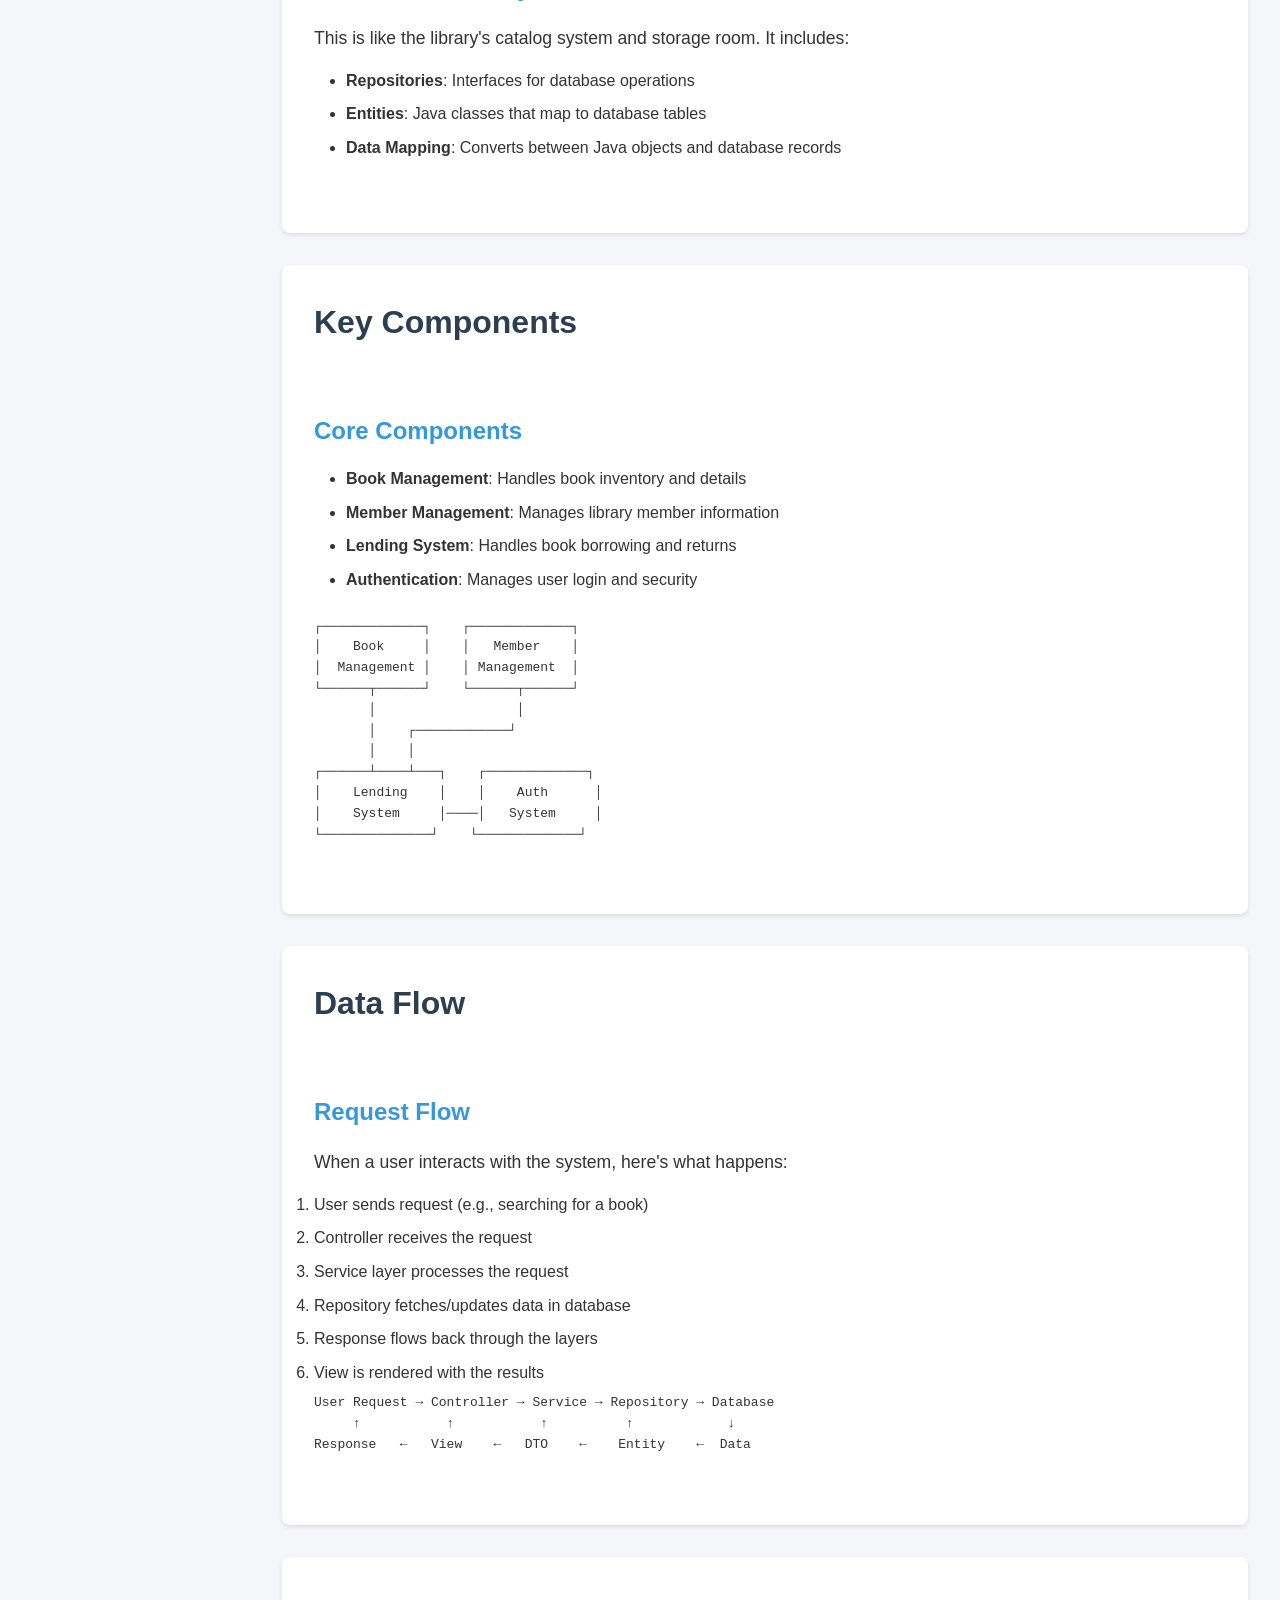
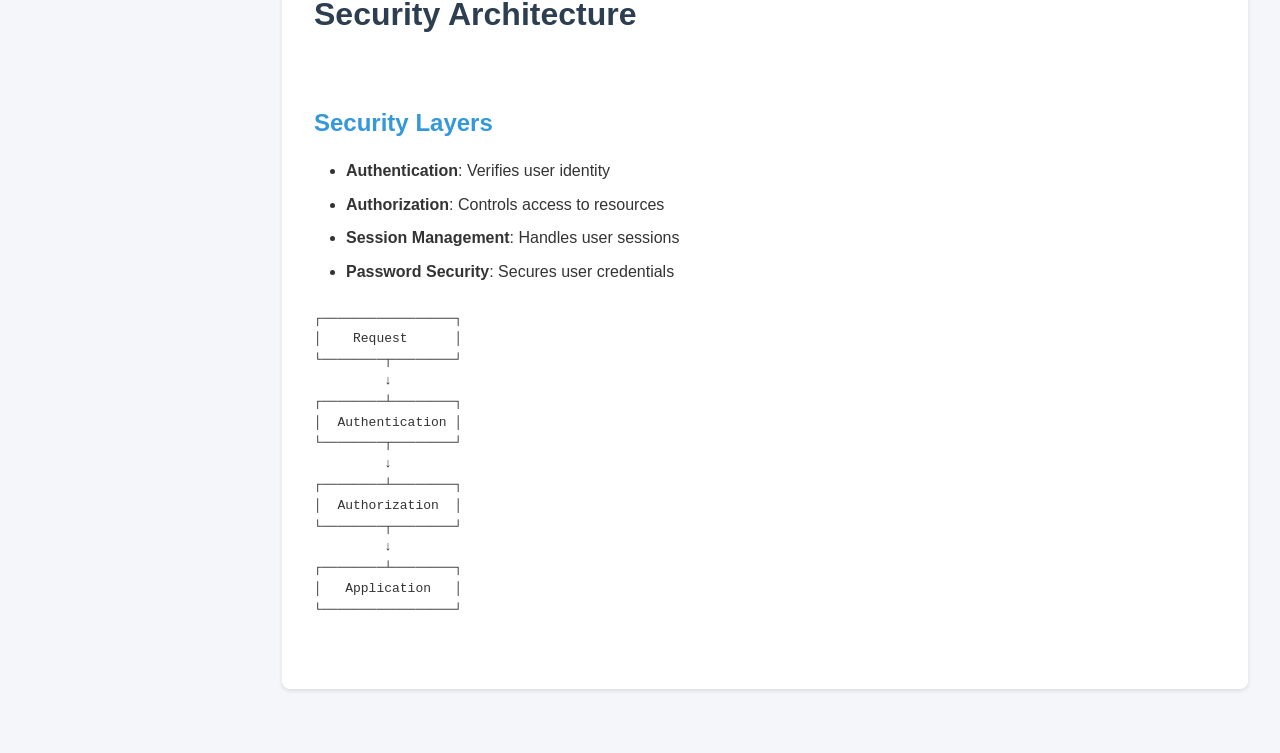
<file: Documentation/architecture.html>
<!DOCTYPE html>
<html lang="en">
<head>
    <meta charset="UTF-8">
    <meta name="viewport" content="width=device-width, initial-scale=1.0">
    <title>Architecture - Library Management System</title>
    <link rel="stylesheet" href="styles.css">
</head>
<body>
    <div class="container">
        <nav class="sidebar">
            <h2>Documentation</h2>
            <ul class="nav-links">
                <li><a href="index.html">Home</a></li>
                <li><a href="#overview">Architecture Overview</a></li>
                <li><a href="#layers">Application Layers</a></li>
                <li><a href="#components">Key Components</a></li>
                <li><a href="#data-flow">Data Flow</a></li>
                <li><a href="#security-architecture">Security Architecture</a></li>
            </ul>
        </nav>

        <main class="main-content">
            <h1>System Architecture</h1>

            <div class="card" id="overview">
                <h2>Architecture Overview</h2>
                <div class="tech-explanation">
                    <p>The Library Management System follows a layered architecture pattern, which is a common approach in Spring Boot applications. Think of it as a multi-story building where each floor has a specific purpose and communicates with the floors above and below it.</p>

                    <div class="architecture-diagram">
                        <pre>
┌─────────────────────────────────┐
│           Presentation          │
│  (Controllers & Thymeleaf Views)│
├─────────────────────────────────┤
│         Business Logic          │
│         (Service Layer)         │
├─────────────────────────────────┤
│            Data Access          │
│     (Repositories & Entities)   │
├─────────────────────────────────┤
│          MySQL Database         │
└─────────────────────────────────┘
                        </pre>
                    </div>
                </div>
            </div>

            <div class="card" id="layers">
                <h2>Application Layers</h2>
                <div class="tech-explanation">
                    <h3>1. Presentation Layer</h3>
                    <p>This is like the front desk of a library where users interact with the system. It includes:</p>
                    <ul>
                        <li><strong>Controllers</strong>: Handle user requests and responses</li>
                        <li><strong>Views</strong>: The web pages users see and interact with</li>
                        <li><strong>DTOs</strong>: Data Transfer Objects that carry data between processes</li>
                    </ul>

                    <div class="code-example">
                        <h4>Example Controller:</h4>
                        <pre><code>
@Controller
@RequestMapping("/books")
public class BookController {
    @GetMapping
    public String listBooks(Model model) {
        // Handle request and return view
    }
}
                        </code></pre>
                    </div>

                    <h3>2. Business Logic Layer</h3>
                    <p>This is like the librarian who knows all the rules and procedures. It contains:</p>
                    <ul>
                        <li><strong>Services</strong>: Classes that implement business logic and rules</li>
                        <li><strong>Validation</strong>: Ensures data meets business requirements</li>
                        <li><strong>Exception Handling</strong>: Manages errors and special cases</li>
                    </ul>

                    <h3>3. Data Access Layer</h3>
                    <p>This is like the library's catalog system and storage room. It includes:</p>
                    <ul>
                        <li><strong>Repositories</strong>: Interfaces for database operations</li>
                        <li><strong>Entities</strong>: Java classes that map to database tables</li>
                        <li><strong>Data Mapping</strong>: Converts between Java objects and database records</li>
                    </ul>
                </div>
            </div>

            <div class="card" id="components">
                <h2>Key Components</h2>
                <div class="tech-explanation">
                    <h3>Core Components</h3>
                    <ul>
                        <li><strong>Book Management</strong>: Handles book inventory and details</li>
                        <li><strong>Member Management</strong>: Manages library member information</li>
                        <li><strong>Lending System</strong>: Handles book borrowing and returns</li>
                        <li><strong>Authentication</strong>: Manages user login and security</li>
                    </ul>

                    <div class="component-diagram">
                        <pre>
┌─────────────┐    ┌─────────────┐
│    Book     │    │   Member    │
│  Management │    │ Management  │
└──────┬──────┘    └──────┬──────┘
       │                  │
       │    ┌────────────┘
       │    │
┌──────┴────┴───┐    ┌─────────────┐
│    Lending    │    │    Auth      │
│    System     │────│   System     │
└──────────────┘    └─────────────┘
                        </pre>
                    </div>
                </div>
            </div>

            <div class="card" id="data-flow">
                <h2>Data Flow</h2>
                <div class="tech-explanation">
                    <h3>Request Flow</h3>
                    <p>When a user interacts with the system, here's what happens:</p>
                    <ol>
                        <li>User sends request (e.g., searching for a book)</li>
                        <li>Controller receives the request</li>
                        <li>Service layer processes the request</li>
                        <li>Repository fetches/updates data in database</li>
                        <li>Response flows back through the layers</li>
                        <li>View is rendered with the results</li>
                    </ol>

                    <div class="flow-diagram">
                        <pre>
User Request → Controller → Service → Repository → Database
     ↑           ↑           ↑          ↑            ↓
Response   ←   View    ←   DTO    ←    Entity    ←  Data
                        </pre>
                    </div>
                </div>
            </div>

            <div class="card" id="security-architecture">
                <h2>Security Architecture</h2>
                <div class="tech-explanation">
                    <h3>Security Layers</h3>
                    <ul>
                        <li><strong>Authentication</strong>: Verifies user identity</li>
                        <li><strong>Authorization</strong>: Controls access to resources</li>
                        <li><strong>Session Management</strong>: Handles user sessions</li>
                        <li><strong>Password Security</strong>: Secures user credentials</li>
                    </ul>

                    <div class="security-diagram">
                        <pre>
┌─────────────────┐
│    Request      │
└────────┬────────┘
         ↓
┌────────┴────────┐
│  Authentication │
└────────┬────────┘
         ↓
┌────────┴────────┐
│  Authorization  │
└────────┬────────┘
         ↓
┌────────┴────────┐
│   Application   │
└─────────────────┘
                        </pre>
                    </div>
                </div>
            </div>
        </main>
    </div>
</body>
</html>
</file>
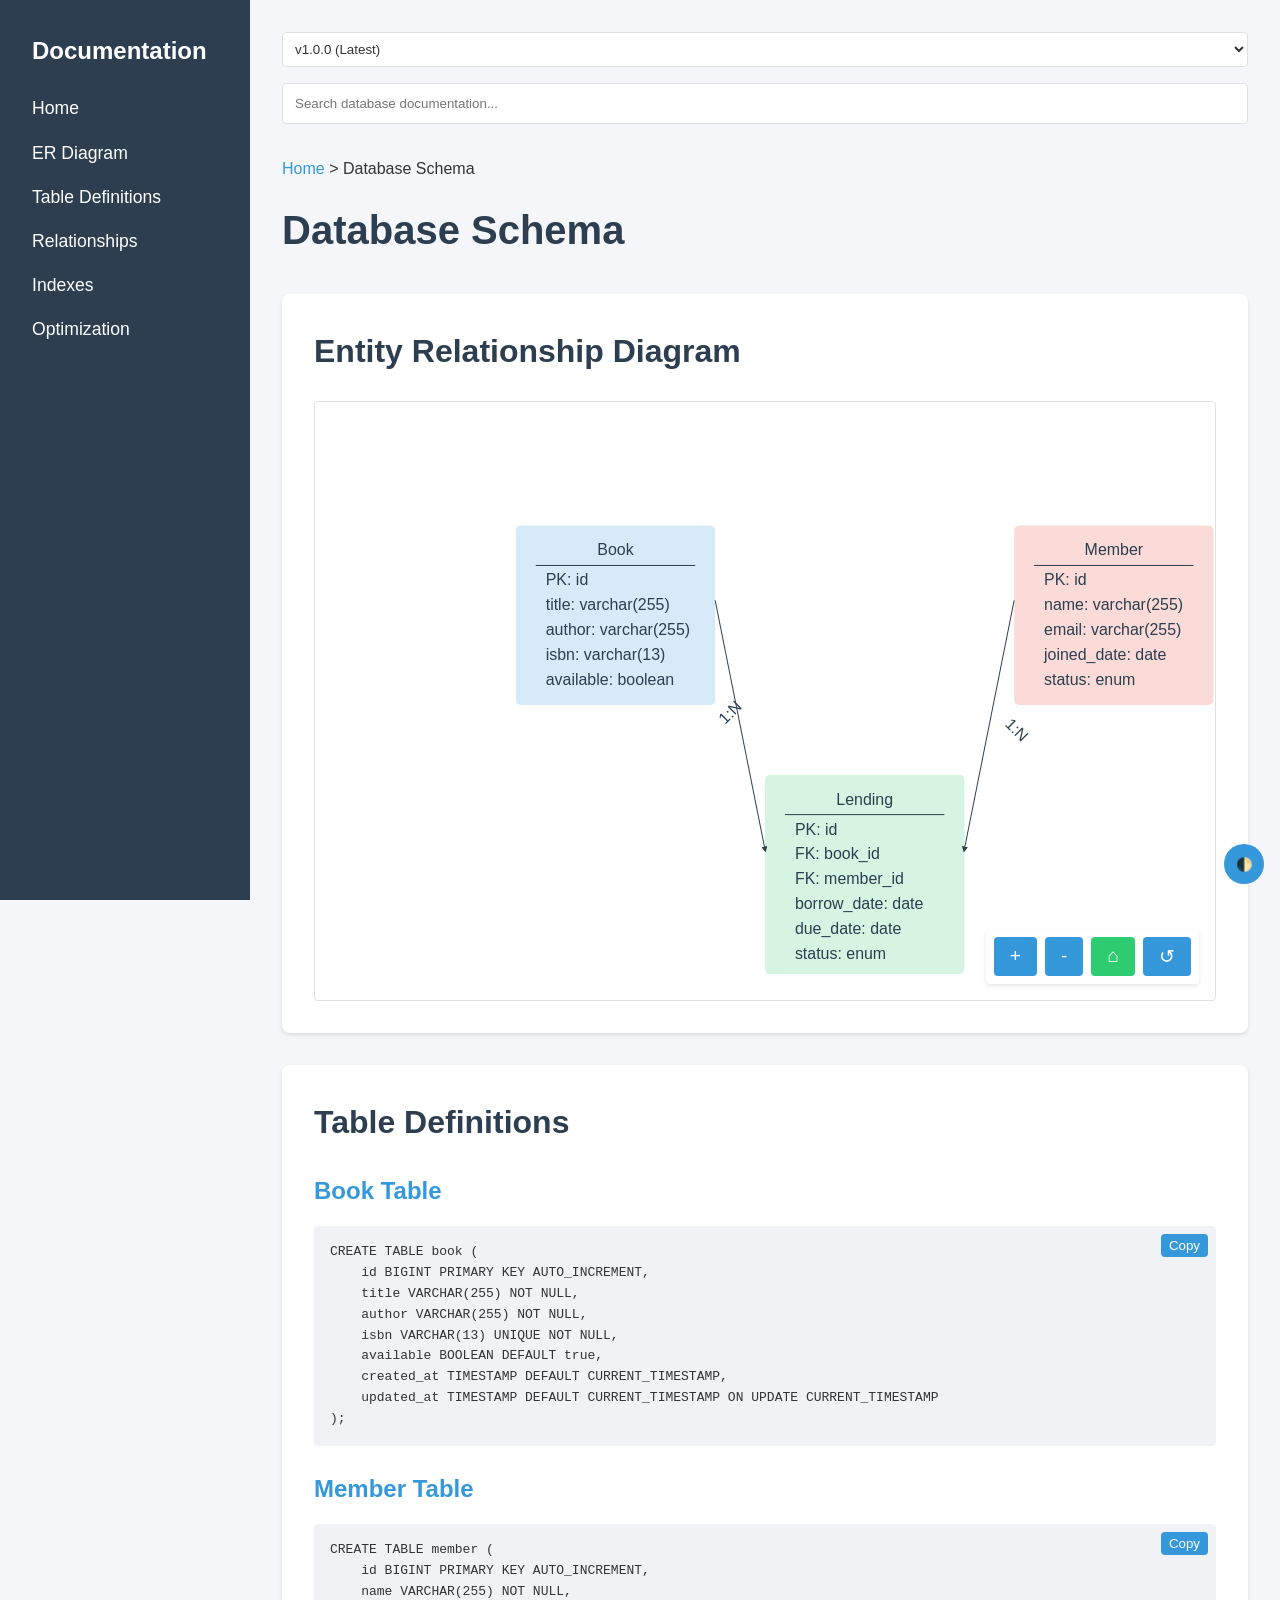
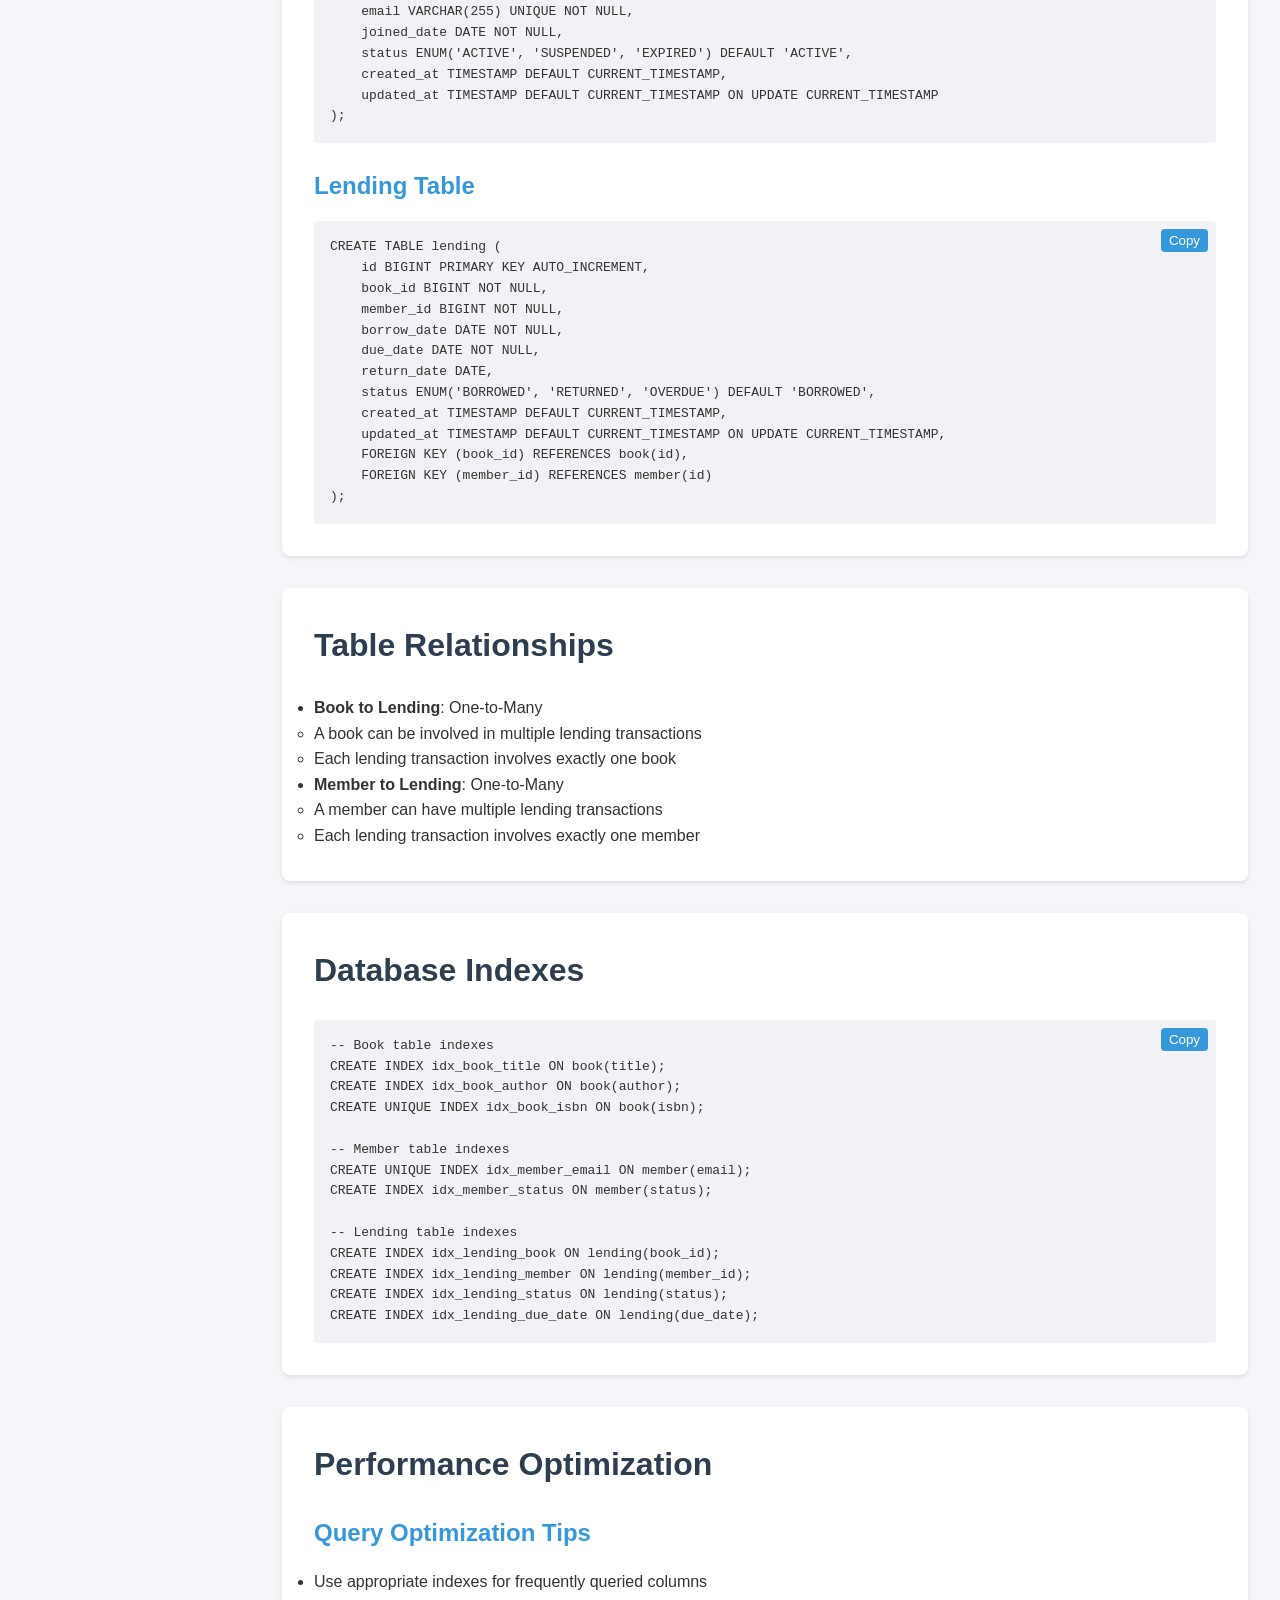
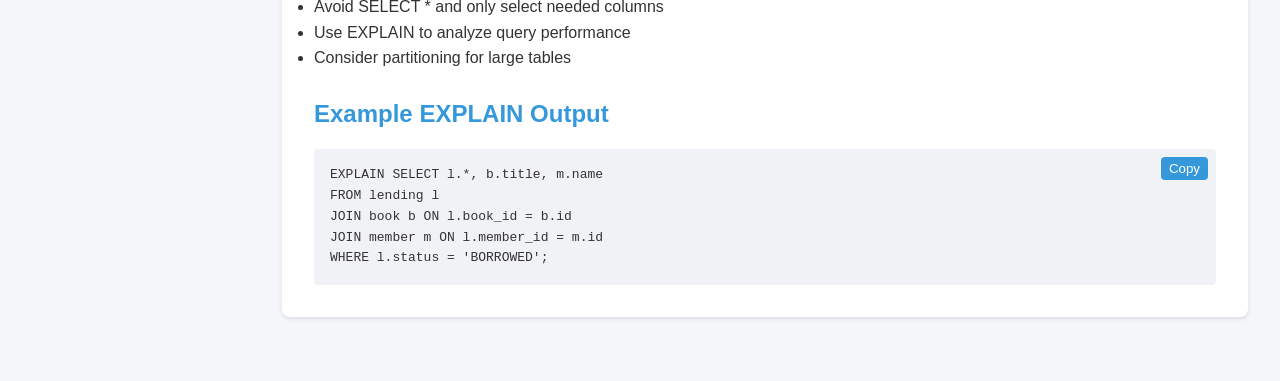
<file: Documentation/database-schema.html>
<!DOCTYPE html>
<html lang="en">
<head>
    <meta charset="UTF-8">
    <meta name="viewport" content="width=device-width, initial-scale=1.0">
    <title>Database Schema - Library Management System</title>
    <link rel="stylesheet" href="styles.css">
    <script src="scripts.js"></script>
</head>
<body>
    <div class="container">
        <nav class="sidebar">
            <h2>Documentation</h2>
            <ul class="nav-links">
                <li><a href="index.html">Home</a></li>
                <li><a href="#er-diagram">ER Diagram</a></li>
                <li><a href="#tables">Table Definitions</a></li>
                <li><a href="#relationships">Relationships</a></li>
                <li><a href="#indexes">Indexes</a></li>
                <li><a href="#optimization">Optimization</a></li>
            </ul>
        </nav>

        <main class="main-content">
            <!-- Version Selector -->
            <div class="version-selector">
                <select>
                    <option>v1.0.0 (Latest)</option>
                    <option>v0.9.0</option>
                    <option>v0.8.0</option>
                </select>
            </div>

            <!-- Search -->
            <div class="search-container">
                <input type="text" id="doc-search" placeholder="Search database documentation...">
                <div class="search-results"></div>
            </div>

            <!-- Breadcrumbs -->
            <div class="breadcrumbs">
                <a href="index.html">Home</a> > Database Schema
            </div>

            <h1>Database Schema</h1>

            <div class="card" id="er-diagram">
                <h2>Entity Relationship Diagram</h2>
                <div class="interactive-diagram">
                    <svg viewBox="0 0 800 600">
                        <defs>
                            <marker id="arrow" viewBox="0 0 10 10" refX="5" refY="5"
                                markerWidth="6" markerHeight="6" orient="auto-start-reverse">
                                <path d="M 0 0 L 10 5 L 0 10 z" fill="#2c3e50"/>
                            </marker>
                        </defs>
                        <g class="diagram-content">
                            <!-- Book Table -->
                            <g class="table" transform="translate(50,50)">
                                <rect width="200" height="180" fill="#3498db" opacity="0.2" rx="5"/>
                                <text x="100" y="30" text-anchor="middle" fill="#2c3e50" class="table-title">Book</text>
                                <line x1="20" y1="40" x2="180" y2="40" stroke="#2c3e50"/>
                                <text x="30" y="60" fill="#2c3e50">PK: id</text>
                                <text x="30" y="85" fill="#2c3e50">title: varchar(255)</text>
                                <text x="30" y="110" fill="#2c3e50">author: varchar(255)</text>
                                <text x="30" y="135" fill="#2c3e50">isbn: varchar(13)</text>
                                <text x="30" y="160" fill="#2c3e50">available: boolean</text>
                            </g>

                            <!-- Member Table -->
                            <g class="table" transform="translate(550,50)">
                                <rect width="200" height="180" fill="#e74c3c" opacity="0.2" rx="5"/>
                                <text x="100" y="30" text-anchor="middle" fill="#2c3e50" class="table-title">Member</text>
                                <line x1="20" y1="40" x2="180" y2="40" stroke="#2c3e50"/>
                                <text x="30" y="60" fill="#2c3e50">PK: id</text>
                                <text x="30" y="85" fill="#2c3e50">name: varchar(255)</text>
                                <text x="30" y="110" fill="#2c3e50">email: varchar(255)</text>
                                <text x="30" y="135" fill="#2c3e50">joined_date: date</text>
                                <text x="30" y="160" fill="#2c3e50">status: enum</text>
                            </g>

                            <!-- Lending Table -->
                            <g class="table" transform="translate(300,300)">
                                <rect width="200" height="200" fill="#2ecc71" opacity="0.2" rx="5"/>
                                <text x="100" y="30" text-anchor="middle" fill="#2c3e50" class="table-title">Lending</text>
                                <line x1="20" y1="40" x2="180" y2="40" stroke="#2c3e50"/>
                                <text x="30" y="60" fill="#2c3e50">PK: id</text>
                                <text x="30" y="85" fill="#2c3e50">FK: book_id</text>
                                <text x="30" y="110" fill="#2c3e50">FK: member_id</text>
                                <text x="30" y="135" fill="#2c3e50">borrow_date: date</text>
                                <text x="30" y="160" fill="#2c3e50">due_date: date</text>
                                <text x="30" y="185" fill="#2c3e50">status: enum</text>
                            </g>

                            <!-- Relationships -->
                            <path d="M250,125 L300,375" stroke="#2c3e50" fill="none" marker-end="url(#arrow)"/>
                            <path d="M550,125 L500,375" stroke="#2c3e50" fill="none" marker-end="url(#arrow)"/>
                            
                            <!-- Relationship Labels -->
                            <text x="260" y="250" fill="#2c3e50" transform="rotate(-45 260,250)">1:N</text>
                            <text x="540" y="250" fill="#2c3e50" transform="rotate(45 540,250)">1:N</text>
                        </g>
                    </svg>
                    <div class="diagram-controls">
                        <button class="zoom-in" title="Zoom In">+</button>
                        <button class="zoom-out" title="Zoom Out">-</button>
                        <button class="center-btn" title="Center Diagram">⌂</button>
                        <button class="reset" title="Reset View">↺</button>
                    </div>
                </div>
            </div>

            <div class="card" id="tables">
                <h2>Table Definitions</h2>
                
                <h3>Book Table</h3>
                <div class="code-example">
                    <pre><code>CREATE TABLE book (
    id BIGINT PRIMARY KEY AUTO_INCREMENT,
    title VARCHAR(255) NOT NULL,
    author VARCHAR(255) NOT NULL,
    isbn VARCHAR(13) UNIQUE NOT NULL,
    available BOOLEAN DEFAULT true,
    created_at TIMESTAMP DEFAULT CURRENT_TIMESTAMP,
    updated_at TIMESTAMP DEFAULT CURRENT_TIMESTAMP ON UPDATE CURRENT_TIMESTAMP
);</code></pre>
                </div>

                <h3>Member Table</h3>
                <div class="code-example">
                    <pre><code>CREATE TABLE member (
    id BIGINT PRIMARY KEY AUTO_INCREMENT,
    name VARCHAR(255) NOT NULL,
    email VARCHAR(255) UNIQUE NOT NULL,
    joined_date DATE NOT NULL,
    status ENUM('ACTIVE', 'SUSPENDED', 'EXPIRED') DEFAULT 'ACTIVE',
    created_at TIMESTAMP DEFAULT CURRENT_TIMESTAMP,
    updated_at TIMESTAMP DEFAULT CURRENT_TIMESTAMP ON UPDATE CURRENT_TIMESTAMP
);</code></pre>
                </div>

                <h3>Lending Table</h3>
                <div class="code-example">
                    <pre><code>CREATE TABLE lending (
    id BIGINT PRIMARY KEY AUTO_INCREMENT,
    book_id BIGINT NOT NULL,
    member_id BIGINT NOT NULL,
    borrow_date DATE NOT NULL,
    due_date DATE NOT NULL,
    return_date DATE,
    status ENUM('BORROWED', 'RETURNED', 'OVERDUE') DEFAULT 'BORROWED',
    created_at TIMESTAMP DEFAULT CURRENT_TIMESTAMP,
    updated_at TIMESTAMP DEFAULT CURRENT_TIMESTAMP ON UPDATE CURRENT_TIMESTAMP,
    FOREIGN KEY (book_id) REFERENCES book(id),
    FOREIGN KEY (member_id) REFERENCES member(id)
);</code></pre>
                </div>
            </div>

            <div class="card" id="relationships">
                <h2>Table Relationships</h2>
                <ul>
                    <li><strong>Book to Lending</strong>: One-to-Many
                        <ul>
                            <li>A book can be involved in multiple lending transactions</li>
                            <li>Each lending transaction involves exactly one book</li>
                        </ul>
                    </li>
                    <li><strong>Member to Lending</strong>: One-to-Many
                        <ul>
                            <li>A member can have multiple lending transactions</li>
                            <li>Each lending transaction involves exactly one member</li>
                        </ul>
                    </li>
                </ul>
            </div>

            <div class="card" id="indexes">
                <h2>Database Indexes</h2>
                <div class="code-example">
                    <pre><code>-- Book table indexes
CREATE INDEX idx_book_title ON book(title);
CREATE INDEX idx_book_author ON book(author);
CREATE UNIQUE INDEX idx_book_isbn ON book(isbn);

-- Member table indexes
CREATE UNIQUE INDEX idx_member_email ON member(email);
CREATE INDEX idx_member_status ON member(status);

-- Lending table indexes
CREATE INDEX idx_lending_book ON lending(book_id);
CREATE INDEX idx_lending_member ON lending(member_id);
CREATE INDEX idx_lending_status ON lending(status);
CREATE INDEX idx_lending_due_date ON lending(due_date);</code></pre>
                </div>
            </div>

            <div class="card" id="optimization">
                <h2>Performance Optimization</h2>
                <h3>Query Optimization Tips</h3>
                <ul>
                    <li>Use appropriate indexes for frequently queried columns</li>
                    <li>Avoid SELECT * and only select needed columns</li>
                    <li>Use EXPLAIN to analyze query performance</li>
                    <li>Consider partitioning for large tables</li>
                </ul>

                <h3>Example EXPLAIN Output</h3>
                <div class="code-example">
                    <pre><code>EXPLAIN SELECT l.*, b.title, m.name 
FROM lending l
JOIN book b ON l.book_id = b.id
JOIN member m ON l.member_id = m.id
WHERE l.status = 'BORROWED';</code></pre>
                </div>
            </div>

            <!-- Add theme toggle button -->
            <button class="theme-toggle">🌓</button>
        </main>
    </div>
</body>
</html>
</file>
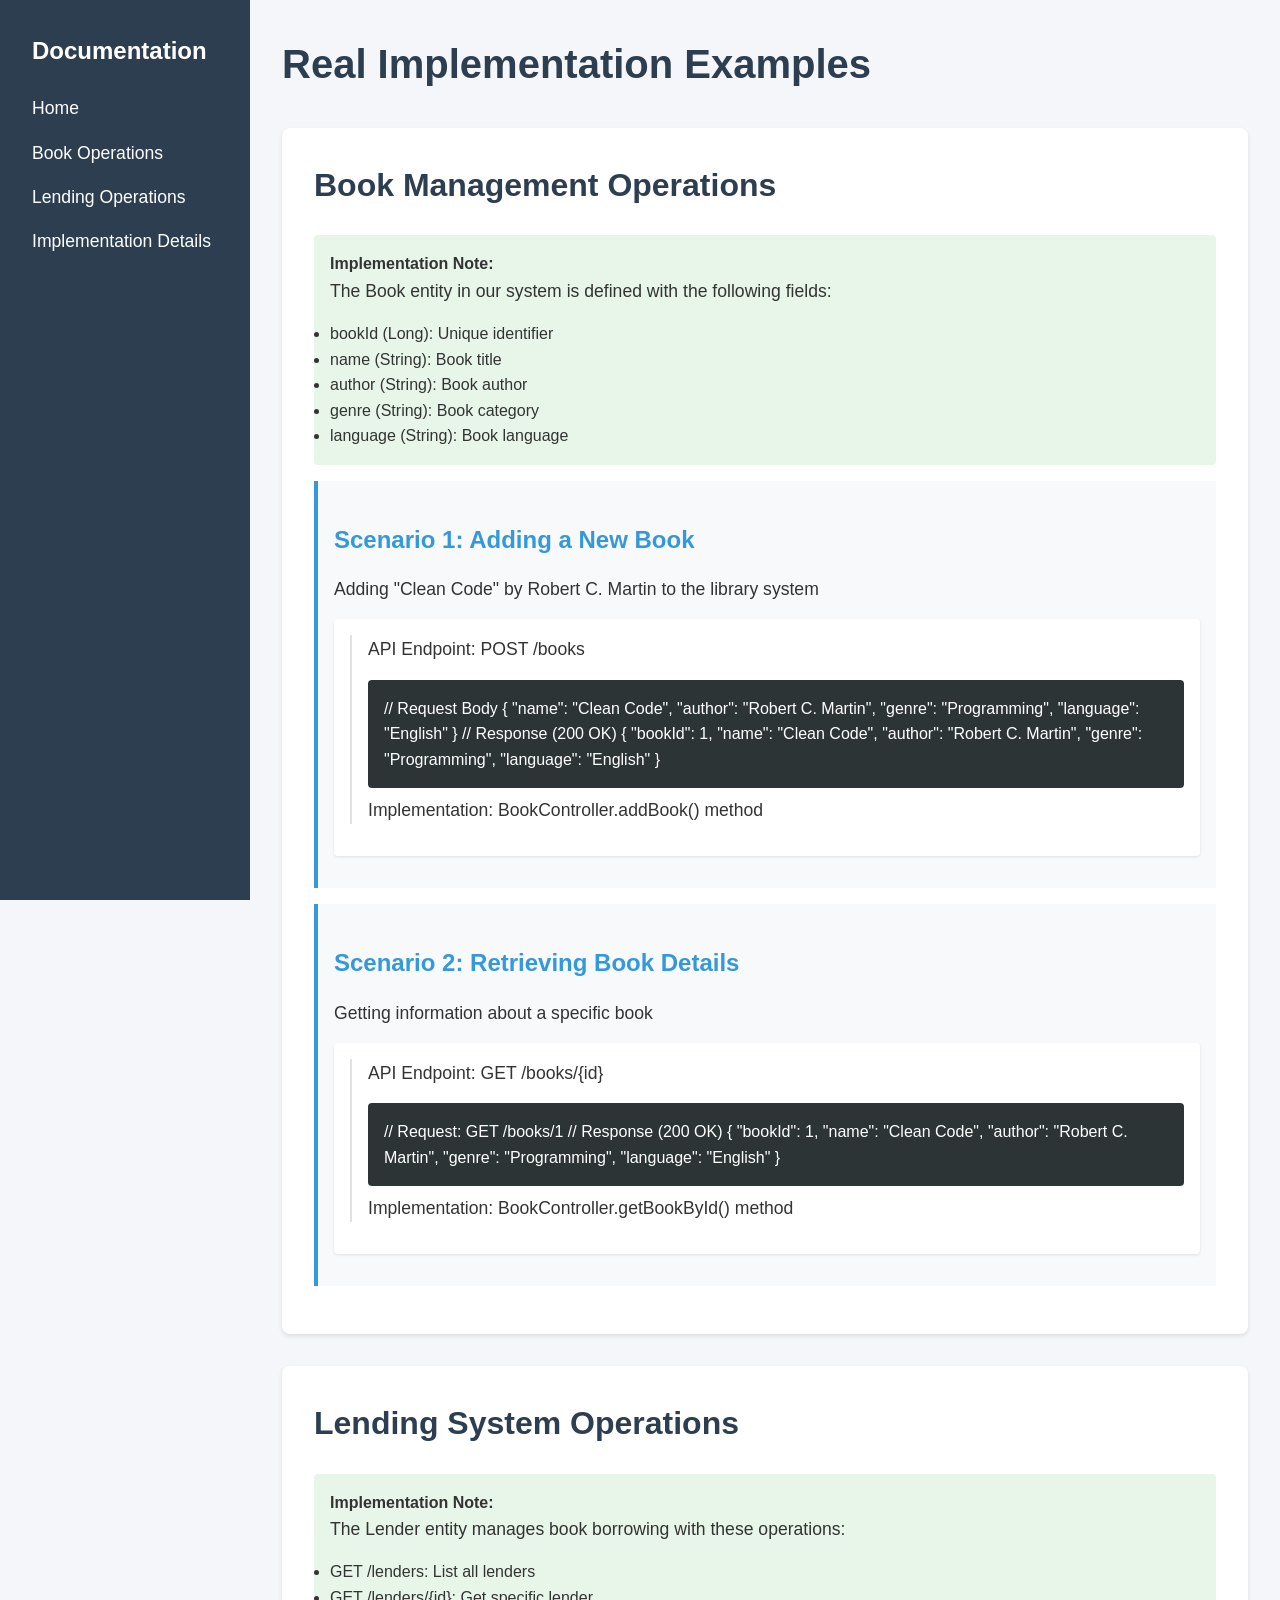
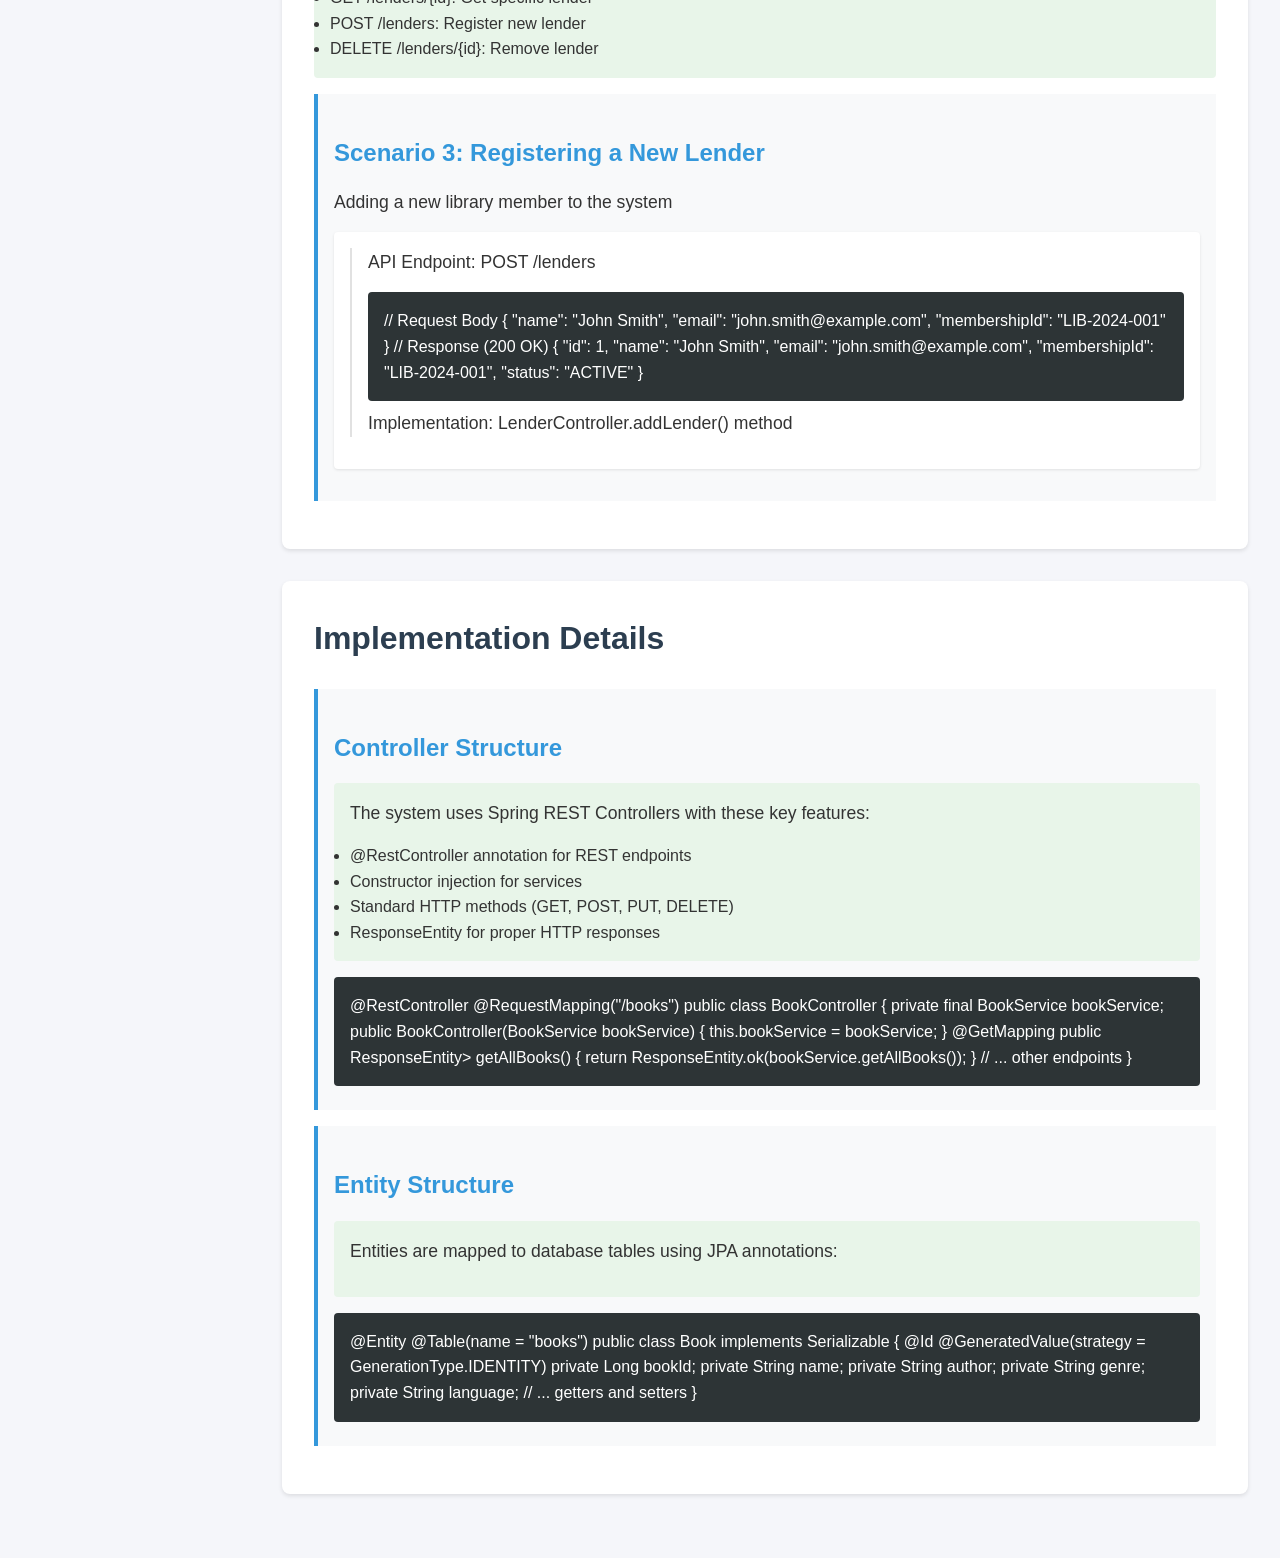
<file: Documentation/examples.html>
<!DOCTYPE html>
<html lang="en">
<head>
    <meta charset="UTF-8">
    <meta name="viewport" content="width=device-width, initial-scale=1.0">
    <title>Real Implementation Examples - Library Management System</title>
    <link rel="stylesheet" href="styles.css">
    <style>
        .scenario {
            border-left: 4px solid var(--secondary-color);
            padding: 1rem;
            margin: 1rem 0;
            background: #f8f9fa;
        }
        
        .example-flow {
            margin: 1rem 0;
            padding: 1rem;
            background: #fff;
            border-radius: 4px;
            box-shadow: 0 1px 3px rgba(0,0,0,0.1);
        }

        .step {
            margin-bottom: 1rem;
            padding-left: 1rem;
            border-left: 2px solid #e1e1e1;
        }

        .code-output {
            background: #2d3436;
            color: #fff;
            padding: 1rem;
            border-radius: 4px;
            margin: 0.5rem 0;
        }

        .implementation-note {
            background: #e8f5e9;
            padding: 1rem;
            border-radius: 4px;
            margin: 1rem 0;
        }
    </style>
</head>
<body>
    <div class="container">
        <nav class="sidebar">
            <h2>Documentation</h2>
            <ul class="nav-links">
                <li><a href="index.html">Home</a></li>
                <li><a href="#book-operations">Book Operations</a></li>
                <li><a href="#lending-operations">Lending Operations</a></li>
                <li><a href="#implementation-details">Implementation Details</a></li>
            </ul>
        </nav>

        <main class="main-content">
            <h1>Real Implementation Examples</h1>

            <div class="card" id="book-operations">
                <h2>Book Management Operations</h2>

                <div class="implementation-note">
                    <strong>Implementation Note:</strong>
                    <p>The Book entity in our system is defined with the following fields:</p>
                    <ul>
                        <li>bookId (Long): Unique identifier</li>
                        <li>name (String): Book title</li>
                        <li>author (String): Book author</li>
                        <li>genre (String): Book category</li>
                        <li>language (String): Book language</li>
                    </ul>
                </div>

                <div class="scenario">
                    <h3>Scenario 1: Adding a New Book</h3>
                    <p>Adding "Clean Code" by Robert C. Martin to the library system</p>
                    
                    <div class="example-flow">
                        <div class="step">
                            <p>API Endpoint: POST /books</p>
                            <div class="code-output">
                                // Request Body
                                {
                                    "name": "Clean Code",
                                    "author": "Robert C. Martin",
                                    "genre": "Programming",
                                    "language": "English"
                                }

                                // Response (200 OK)
                                {
                                    "bookId": 1,
                                    "name": "Clean Code",
                                    "author": "Robert C. Martin",
                                    "genre": "Programming",
                                    "language": "English"
                                }</div>
                            <p>Implementation: BookController.addBook() method</p>
                        </div>
                    </div>
                </div>

                <div class="scenario">
                    <h3>Scenario 2: Retrieving Book Details</h3>
                    <p>Getting information about a specific book</p>
                    
                    <div class="example-flow">
                        <div class="step">
                            <p>API Endpoint: GET /books/{id}</p>
                            <div class="code-output">
                                // Request: GET /books/1
                                
                                // Response (200 OK)
                                {
                                    "bookId": 1,
                                    "name": "Clean Code",
                                    "author": "Robert C. Martin",
                                    "genre": "Programming",
                                    "language": "English"
                                }</div>
                            <p>Implementation: BookController.getBookById() method</p>
                        </div>
                    </div>
                </div>
            </div>

            <div class="card" id="lending-operations">
                <h2>Lending System Operations</h2>

                <div class="implementation-note">
                    <strong>Implementation Note:</strong>
                    <p>The Lender entity manages book borrowing with these operations:</p>
                    <ul>
                        <li>GET /lenders: List all lenders</li>
                        <li>GET /lenders/{id}: Get specific lender</li>
                        <li>POST /lenders: Register new lender</li>
                        <li>DELETE /lenders/{id}: Remove lender</li>
                    </ul>
                </div>

                <div class="scenario">
                    <h3>Scenario 3: Registering a New Lender</h3>
                    <p>Adding a new library member to the system</p>
                    
                    <div class="example-flow">
                        <div class="step">
                            <p>API Endpoint: POST /lenders</p>
                            <div class="code-output">
                                // Request Body
                                {
                                    "name": "John Smith",
                                    "email": "john.smith@example.com",
                                    "membershipId": "LIB-2024-001"
                                }

                                // Response (200 OK)
                                {
                                    "id": 1,
                                    "name": "John Smith",
                                    "email": "john.smith@example.com",
                                    "membershipId": "LIB-2024-001",
                                    "status": "ACTIVE"
                                }</div>
                            <p>Implementation: LenderController.addLender() method</p>
                        </div>
                    </div>
                </div>
            </div>

            <div class="card" id="implementation-details">
                <h2>Implementation Details</h2>

                <div class="scenario">
                    <h3>Controller Structure</h3>
                    <div class="implementation-note">
                        <p>The system uses Spring REST Controllers with these key features:</p>
                        <ul>
                            <li>@RestController annotation for REST endpoints</li>
                            <li>Constructor injection for services</li>
                            <li>Standard HTTP methods (GET, POST, PUT, DELETE)</li>
                            <li>ResponseEntity for proper HTTP responses</li>
                        </ul>
                    </div>
                    <div class="code-output">
                        @RestController
                        @RequestMapping("/books")
                        public class BookController {
                            private final BookService bookService;
                            
                            public BookController(BookService bookService) {
                                this.bookService = bookService;
                            }
                            
                            @GetMapping
                            public ResponseEntity<List<BookResponseDTO>> getAllBooks() {
                                return ResponseEntity.ok(bookService.getAllBooks());
                            }
                            // ... other endpoints
                        }</div>
                </div>

                <div class="scenario">
                    <h3>Entity Structure</h3>
                    <div class="implementation-note">
                        <p>Entities are mapped to database tables using JPA annotations:</p>
                    </div>
                    <div class="code-output">
                        @Entity
                        @Table(name = "books")
                        public class Book implements Serializable {
                            @Id
                            @GeneratedValue(strategy = GenerationType.IDENTITY)
                            private Long bookId;
                            
                            private String name;
                            private String author;
                            private String genre;
                            private String language;
                            // ... getters and setters
                        }</div>
                </div>
            </div>
        </main>
    </div>
</body>
</html>
</file>
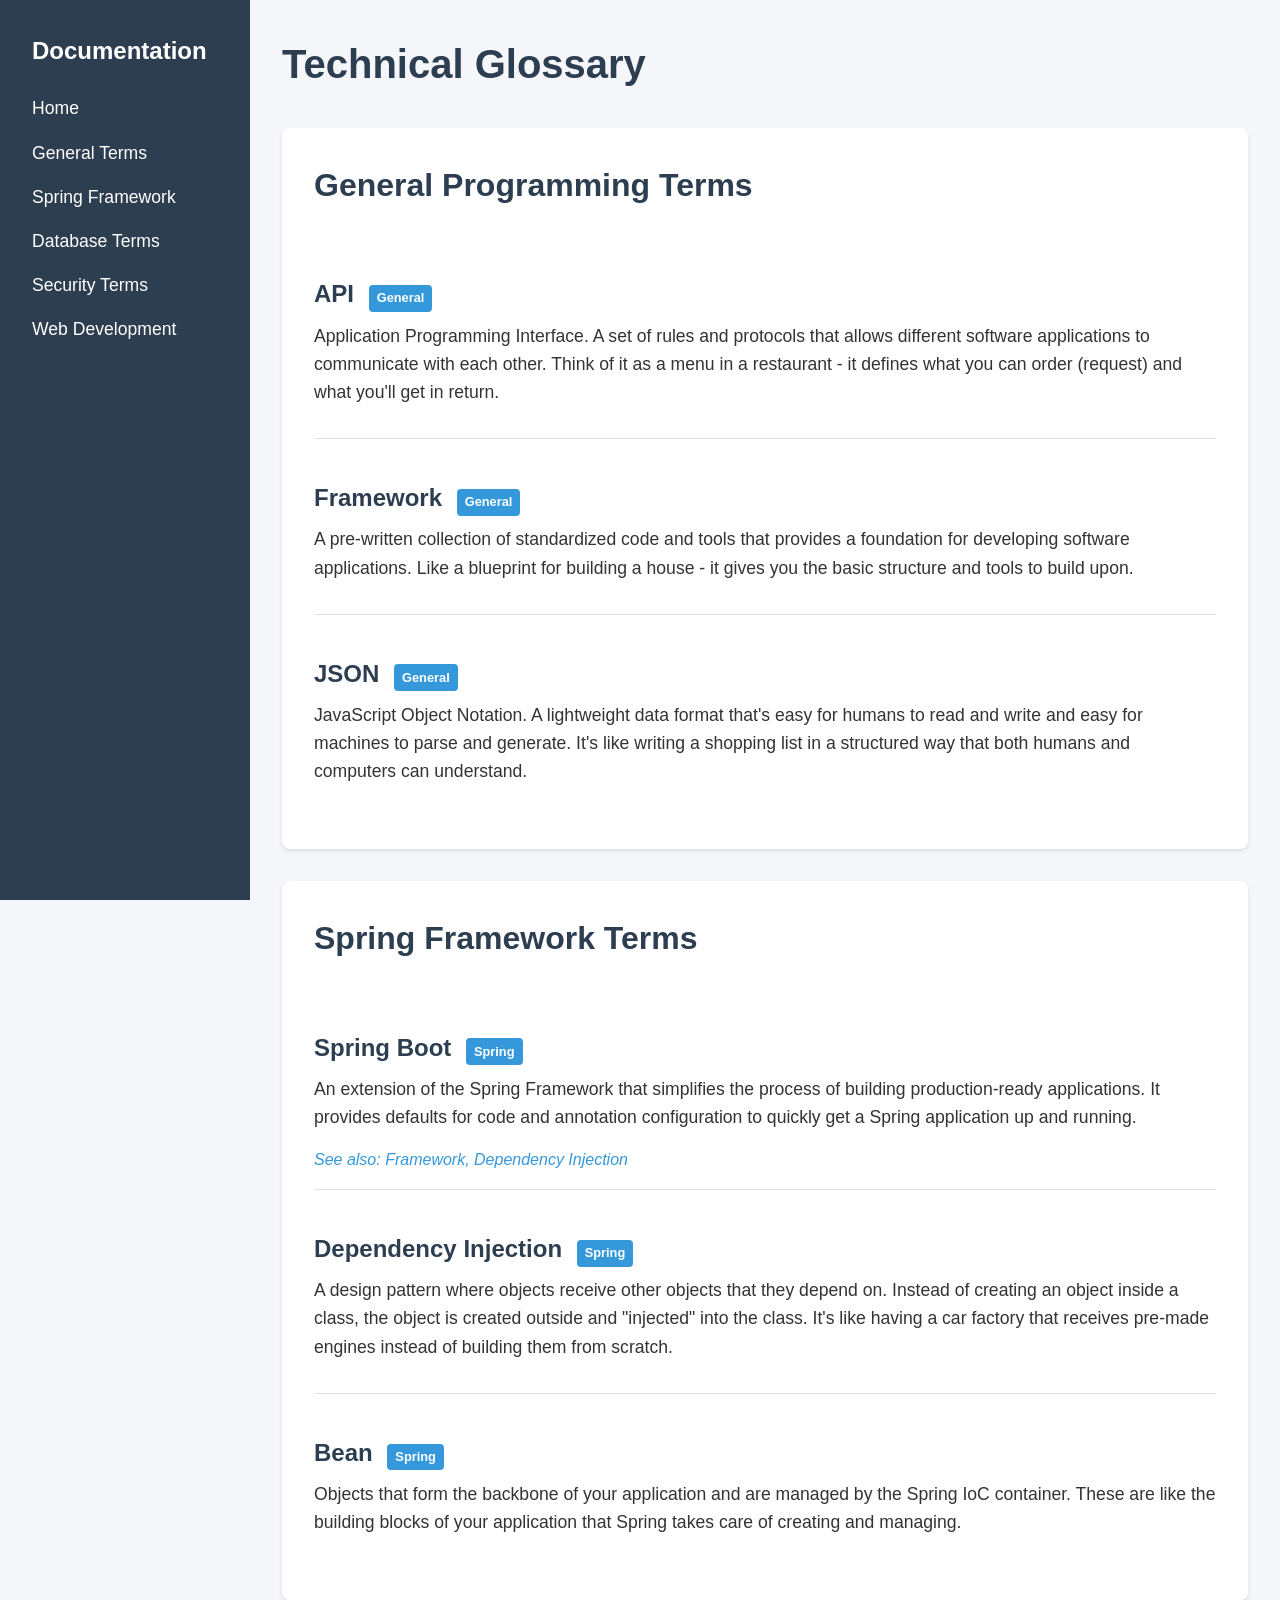
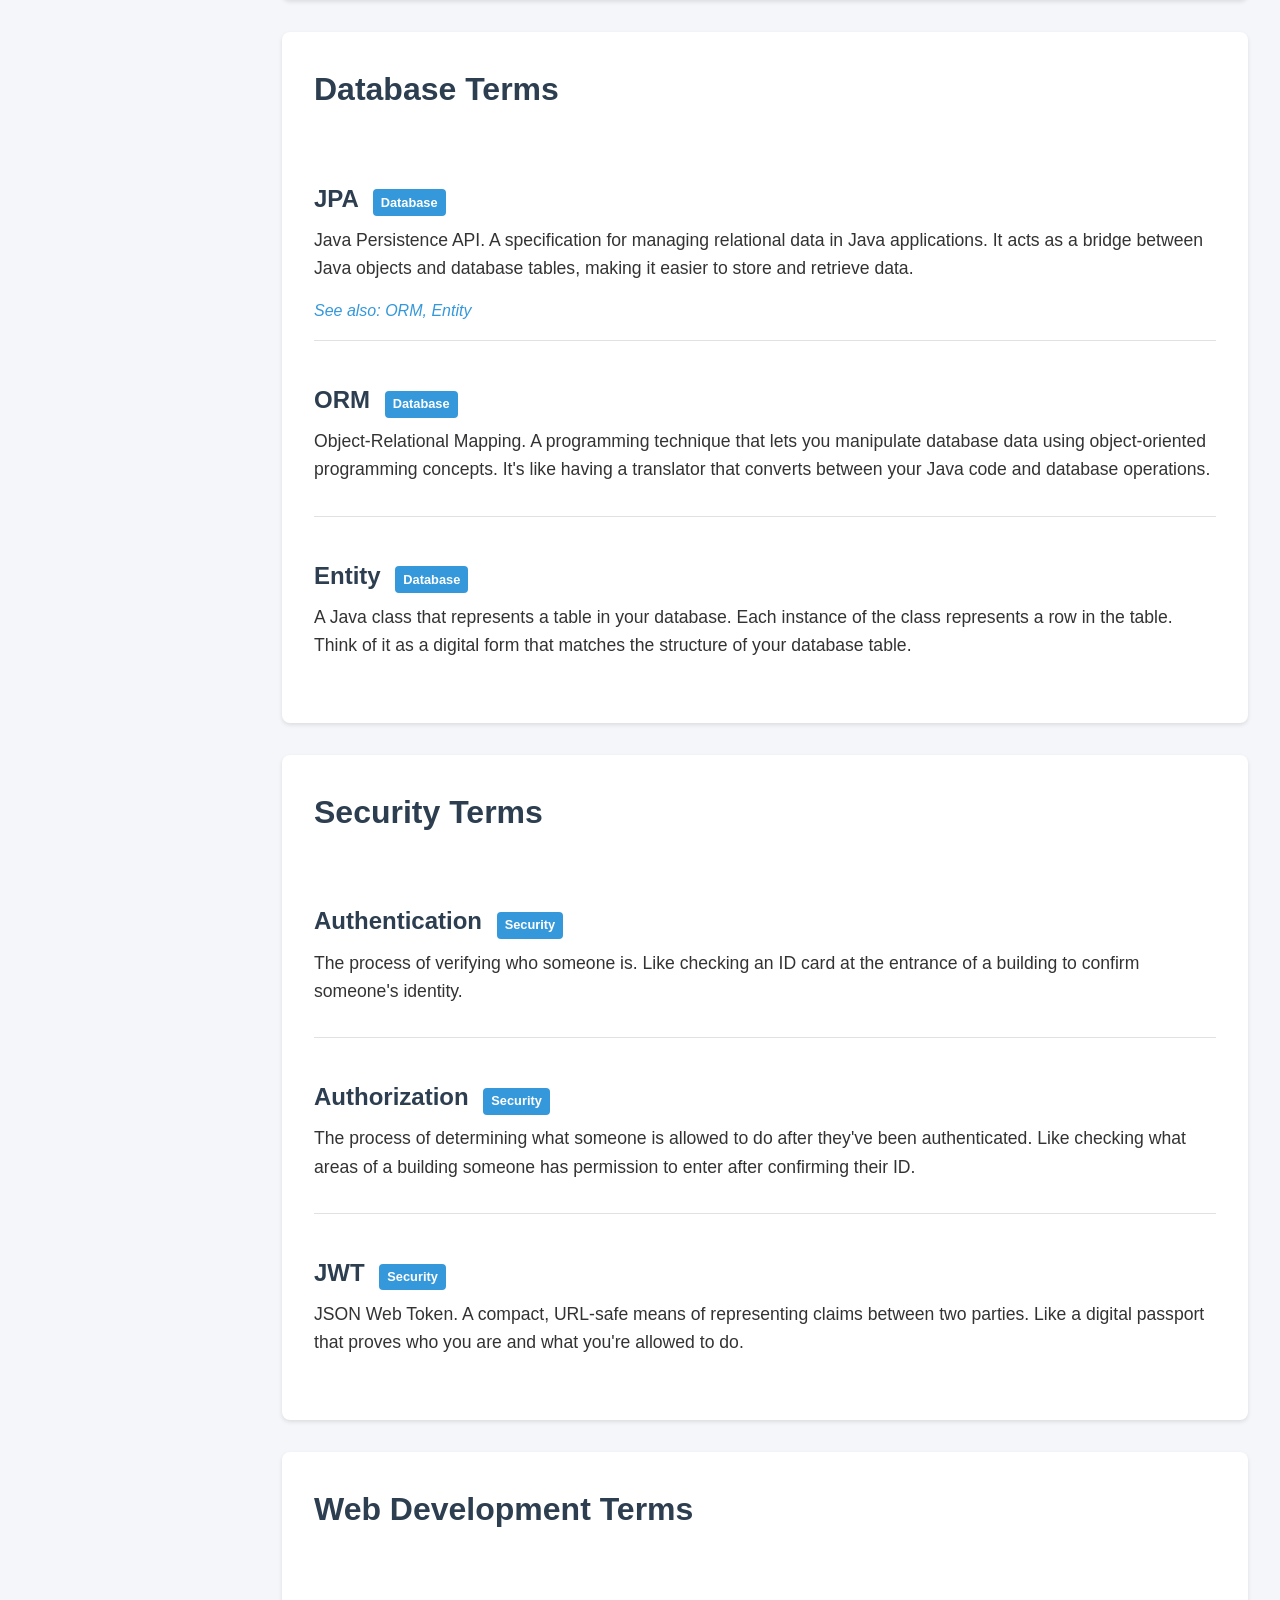
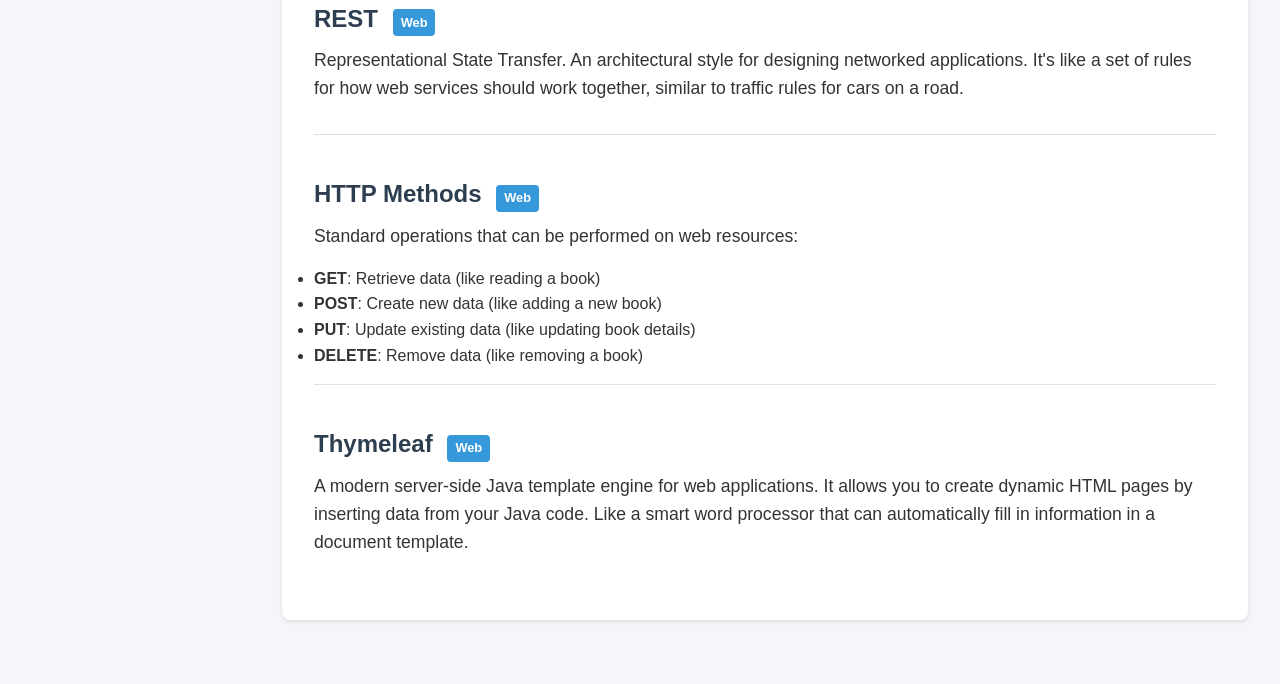
<file: Documentation/glossary.html>
<!DOCTYPE html>
<html lang="en">
<head>
    <meta charset="UTF-8">
    <meta name="viewport" content="width=device-width, initial-scale=1.0">
    <title>Glossary - Library Management System</title>
    <link rel="stylesheet" href="styles.css">
    <style>
        .term {
            border-bottom: 1px solid #e1e1e1;
            padding: 1rem 0;
        }
        
        .term:last-child {
            border-bottom: none;
        }
        
        .term h3 {
            color: var(--primary-color);
            margin-bottom: 0.5rem;
        }
        
        .category-label {
            display: inline-block;
            padding: 0.2rem 0.5rem;
            border-radius: 4px;
            font-size: 0.8rem;
            margin-left: 0.5rem;
            background: var(--secondary-color);
            color: white;
        }
        
        .see-also {
            margin-top: 0.5rem;
            font-style: italic;
            color: var(--secondary-color);
        }
    </style>
</head>
<body>
    <div class="container">
        <nav class="sidebar">
            <h2>Documentation</h2>
            <ul class="nav-links">
                <li><a href="index.html">Home</a></li>
                <li><a href="#general-terms">General Terms</a></li>
                <li><a href="#spring-terms">Spring Framework</a></li>
                <li><a href="#database-terms">Database Terms</a></li>
                <li><a href="#security-terms">Security Terms</a></li>
                <li><a href="#web-terms">Web Development</a></li>
            </ul>
        </nav>

        <main class="main-content">
            <h1>Technical Glossary</h1>
            
            <div class="card" id="general-terms">
                <h2>General Programming Terms</h2>
                
                <div class="term">
                    <h3>API <span class="category-label">General</span></h3>
                    <p>Application Programming Interface. A set of rules and protocols that allows different software applications to communicate with each other. Think of it as a menu in a restaurant - it defines what you can order (request) and what you'll get in return.</p>
                </div>

                <div class="term">
                    <h3>Framework <span class="category-label">General</span></h3>
                    <p>A pre-written collection of standardized code and tools that provides a foundation for developing software applications. Like a blueprint for building a house - it gives you the basic structure and tools to build upon.</p>
                </div>

                <div class="term">
                    <h3>JSON <span class="category-label">General</span></h3>
                    <p>JavaScript Object Notation. A lightweight data format that's easy for humans to read and write and easy for machines to parse and generate. It's like writing a shopping list in a structured way that both humans and computers can understand.</p>
                </div>
            </div>

            <div class="card" id="spring-terms">
                <h2>Spring Framework Terms</h2>

                <div class="term">
                    <h3>Spring Boot <span class="category-label">Spring</span></h3>
                    <p>An extension of the Spring Framework that simplifies the process of building production-ready applications. It provides defaults for code and annotation configuration to quickly get a Spring application up and running.</p>
                    <div class="see-also">See also: Framework, Dependency Injection</div>
                </div>

                <div class="term">
                    <h3>Dependency Injection <span class="category-label">Spring</span></h3>
                    <p>A design pattern where objects receive other objects that they depend on. Instead of creating an object inside a class, the object is created outside and "injected" into the class. It's like having a car factory that receives pre-made engines instead of building them from scratch.</p>
                </div>

                <div class="term">
                    <h3>Bean <span class="category-label">Spring</span></h3>
                    <p>Objects that form the backbone of your application and are managed by the Spring IoC container. These are like the building blocks of your application that Spring takes care of creating and managing.</p>
                </div>
            </div>

            <div class="card" id="database-terms">
                <h2>Database Terms</h2>

                <div class="term">
                    <h3>JPA <span class="category-label">Database</span></h3>
                    <p>Java Persistence API. A specification for managing relational data in Java applications. It acts as a bridge between Java objects and database tables, making it easier to store and retrieve data.</p>
                    <div class="see-also">See also: ORM, Entity</div>
                </div>

                <div class="term">
                    <h3>ORM <span class="category-label">Database</span></h3>
                    <p>Object-Relational Mapping. A programming technique that lets you manipulate database data using object-oriented programming concepts. It's like having a translator that converts between your Java code and database operations.</p>
                </div>

                <div class="term">
                    <h3>Entity <span class="category-label">Database</span></h3>
                    <p>A Java class that represents a table in your database. Each instance of the class represents a row in the table. Think of it as a digital form that matches the structure of your database table.</p>
                </div>
            </div>

            <div class="card" id="security-terms">
                <h2>Security Terms</h2>

                <div class="term">
                    <h3>Authentication <span class="category-label">Security</span></h3>
                    <p>The process of verifying who someone is. Like checking an ID card at the entrance of a building to confirm someone's identity.</p>
                </div>

                <div class="term">
                    <h3>Authorization <span class="category-label">Security</span></h3>
                    <p>The process of determining what someone is allowed to do after they've been authenticated. Like checking what areas of a building someone has permission to enter after confirming their ID.</p>
                </div>

                <div class="term">
                    <h3>JWT <span class="category-label">Security</span></h3>
                    <p>JSON Web Token. A compact, URL-safe means of representing claims between two parties. Like a digital passport that proves who you are and what you're allowed to do.</p>
                </div>
            </div>

            <div class="card" id="web-terms">
                <h2>Web Development Terms</h2>

                <div class="term">
                    <h3>REST <span class="category-label">Web</span></h3>
                    <p>Representational State Transfer. An architectural style for designing networked applications. It's like a set of rules for how web services should work together, similar to traffic rules for cars on a road.</p>
                </div>

                <div class="term">
                    <h3>HTTP Methods <span class="category-label">Web</span></h3>
                    <p>Standard operations that can be performed on web resources:</p>
                    <ul>
                        <li><strong>GET</strong>: Retrieve data (like reading a book)</li>
                        <li><strong>POST</strong>: Create new data (like adding a new book)</li>
                        <li><strong>PUT</strong>: Update existing data (like updating book details)</li>
                        <li><strong>DELETE</strong>: Remove data (like removing a book)</li>
                    </ul>
                </div>

                <div class="term">
                    <h3>Thymeleaf <span class="category-label">Web</span></h3>
                    <p>A modern server-side Java template engine for web applications. It allows you to create dynamic HTML pages by inserting data from your Java code. Like a smart word processor that can automatically fill in information in a document template.</p>
                </div>
            </div>
        </main>
    </div>
</body>
</html>
</file>
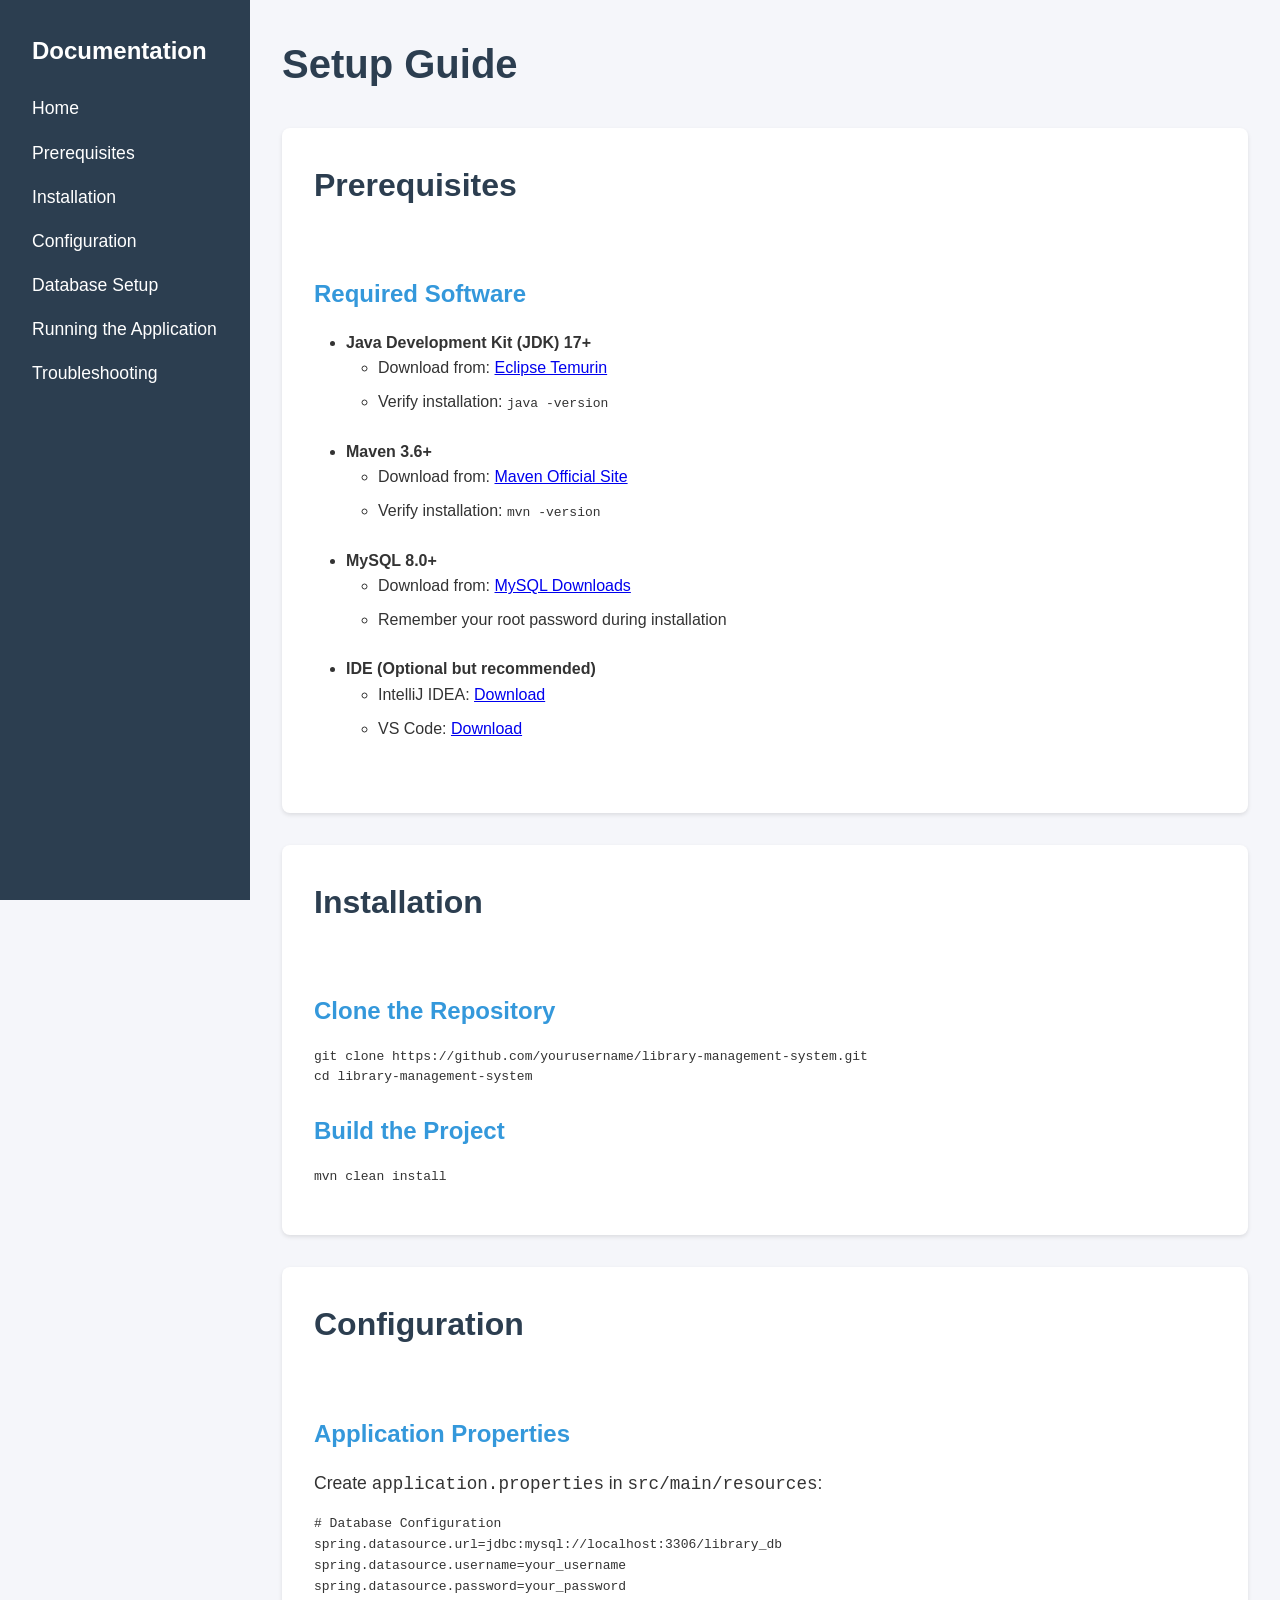
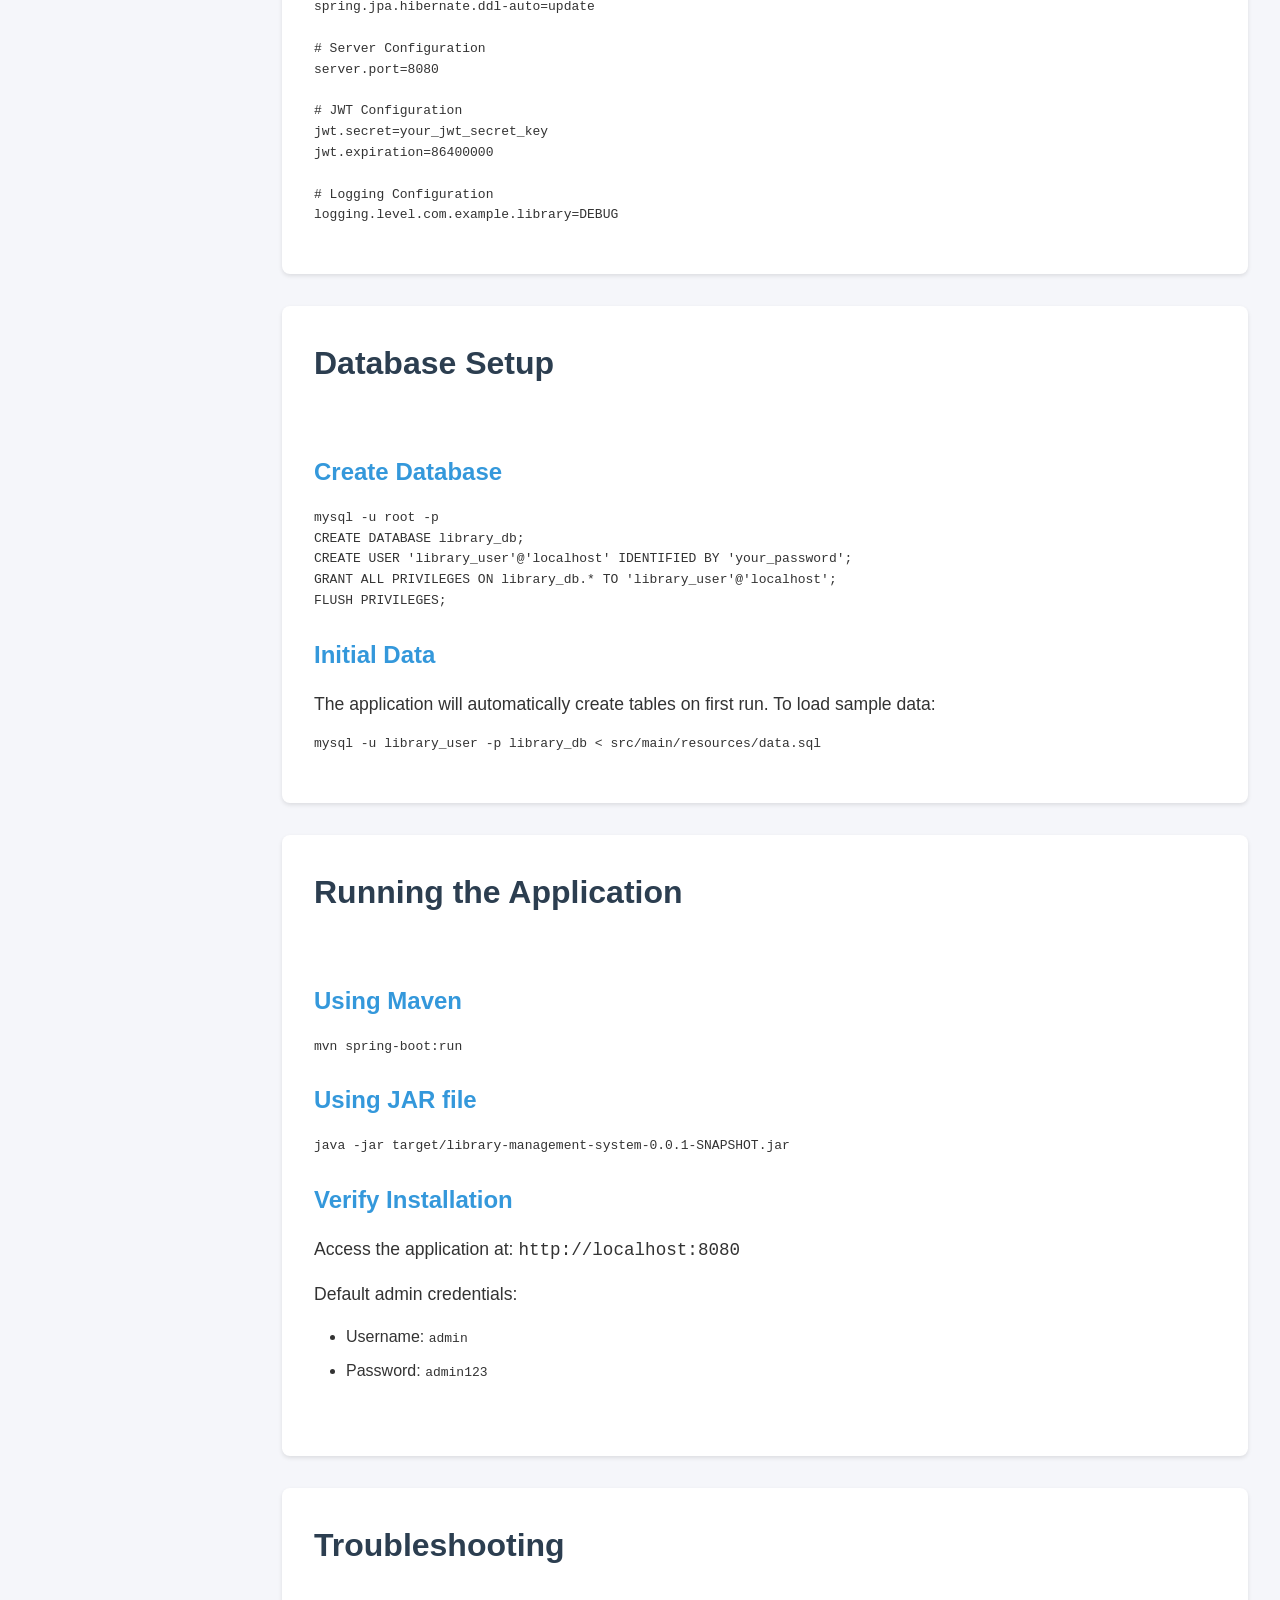
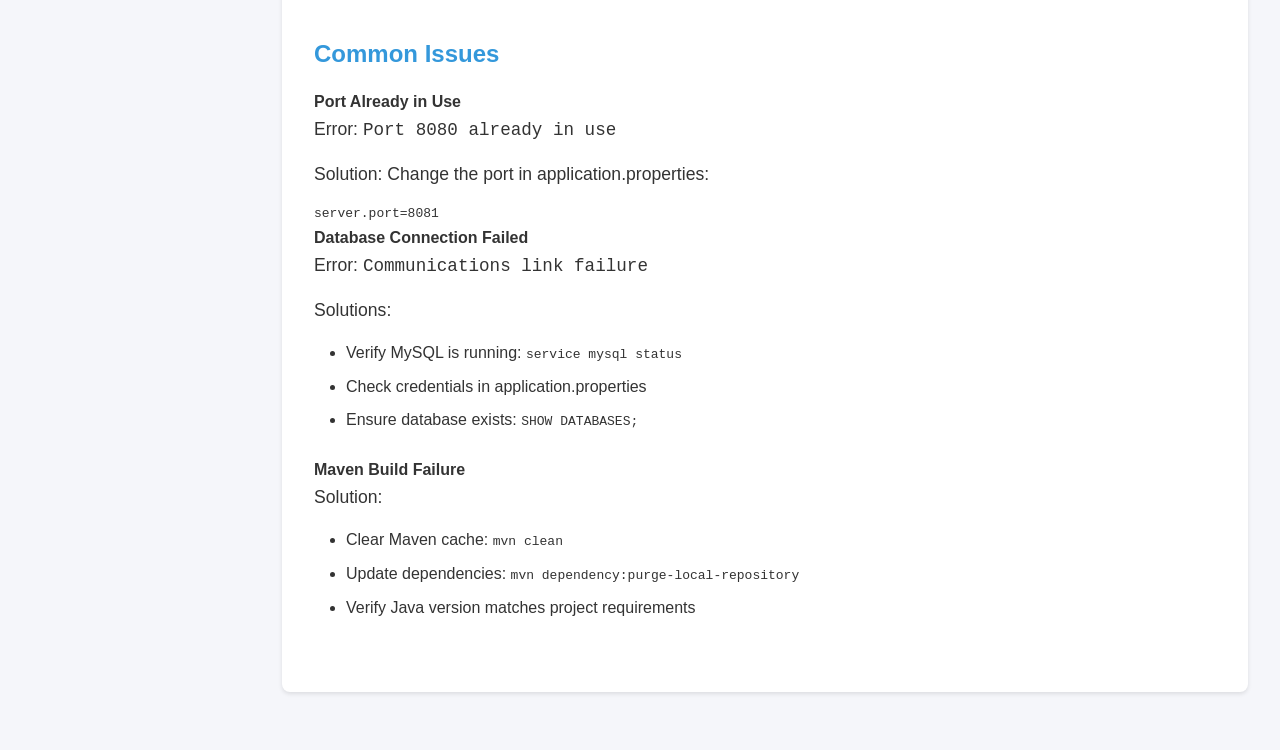
<file: Documentation/setup-guide.html>
<!DOCTYPE html>
<html lang="en">
<head>
    <meta charset="UTF-8">
    <meta name="viewport" content="width=device-width, initial-scale=1.0">
    <title>Setup Guide - Library Management System</title>
    <link rel="stylesheet" href="styles.css">
</head>
<body>
    <div class="container">
        <nav class="sidebar">
            <h2>Documentation</h2>
            <ul class="nav-links">
                <li><a href="index.html">Home</a></li>
                <li><a href="#prerequisites">Prerequisites</a></li>
                <li><a href="#installation">Installation</a></li>
                <li><a href="#configuration">Configuration</a></li>
                <li><a href="#database-setup">Database Setup</a></li>
                <li><a href="#running">Running the Application</a></li>
                <li><a href="#troubleshooting">Troubleshooting</a></li>
            </ul>
        </nav>

        <main class="main-content">
            <h1>Setup Guide</h1>

            <div class="card" id="prerequisites">
                <h2>Prerequisites</h2>
                <div class="tech-explanation">
                    <h3>Required Software</h3>
                    <ul>
                        <li><strong>Java Development Kit (JDK) 17+</strong>
                            <ul>
                                <li>Download from: <a href="https://adoptium.net/">Eclipse Temurin</a></li>
                                <li>Verify installation: <code>java -version</code></li>
                            </ul>
                        </li>
                        <li><strong>Maven 3.6+</strong>
                            <ul>
                                <li>Download from: <a href="https://maven.apache.org/download.cgi">Maven Official Site</a></li>
                                <li>Verify installation: <code>mvn -version</code></li>
                            </ul>
                        </li>
                        <li><strong>MySQL 8.0+</strong>
                            <ul>
                                <li>Download from: <a href="https://dev.mysql.com/downloads/">MySQL Downloads</a></li>
                                <li>Remember your root password during installation</li>
                            </ul>
                        </li>
                        <li><strong>IDE (Optional but recommended)</strong>
                            <ul>
                                <li>IntelliJ IDEA: <a href="https://www.jetbrains.com/idea/download/">Download</a></li>
                                <li>VS Code: <a href="https://code.visualstudio.com/">Download</a></li>
                            </ul>
                        </li>
                    </ul>
                </div>
            </div>

            <div class="card" id="installation">
                <h2>Installation</h2>
                <div class="tech-explanation">
                    <h3>Clone the Repository</h3>
                    <pre><code>git clone https://github.com/yourusername/library-management-system.git
cd library-management-system</code></pre>

                    <h3>Build the Project</h3>
                    <pre><code>mvn clean install</code></pre>
                </div>
            </div>

            <div class="card" id="configuration">
                <h2>Configuration</h2>
                <div class="tech-explanation">
                    <h3>Application Properties</h3>
                    <p>Create <code>application.properties</code> in <code>src/main/resources</code>:</p>
                    <pre><code># Database Configuration
spring.datasource.url=jdbc:mysql://localhost:3306/library_db
spring.datasource.username=your_username
spring.datasource.password=your_password
spring.jpa.hibernate.ddl-auto=update

# Server Configuration
server.port=8080

# JWT Configuration
jwt.secret=your_jwt_secret_key
jwt.expiration=86400000

# Logging Configuration
logging.level.com.example.library=DEBUG</code></pre>
                </div>
            </div>

            <div class="card" id="database-setup">
                <h2>Database Setup</h2>
                <div class="tech-explanation">
                    <h3>Create Database</h3>
                    <pre><code>mysql -u root -p
CREATE DATABASE library_db;
CREATE USER 'library_user'@'localhost' IDENTIFIED BY 'your_password';
GRANT ALL PRIVILEGES ON library_db.* TO 'library_user'@'localhost';
FLUSH PRIVILEGES;</code></pre>

                    <h3>Initial Data</h3>
                    <p>The application will automatically create tables on first run. To load sample data:</p>
                    <pre><code>mysql -u library_user -p library_db < src/main/resources/data.sql</code></pre>
                </div>
            </div>

            <div class="card" id="running">
                <h2>Running the Application</h2>
                <div class="tech-explanation">
                    <h3>Using Maven</h3>
                    <pre><code>mvn spring-boot:run</code></pre>

                    <h3>Using JAR file</h3>
                    <pre><code>java -jar target/library-management-system-0.0.1-SNAPSHOT.jar</code></pre>

                    <h3>Verify Installation</h3>
                    <p>Access the application at: <code>http://localhost:8080</code></p>
                    <p>Default admin credentials:</p>
                    <ul>
                        <li>Username: <code>admin</code></li>
                        <li>Password: <code>admin123</code></li>
                    </ul>
                </div>
            </div>

            <div class="card" id="troubleshooting">
                <h2>Troubleshooting</h2>
                <div class="tech-explanation">
                    <h3>Common Issues</h3>
                    <div class="issue">
                        <h4>Port Already in Use</h4>
                        <p>Error: <code>Port 8080 already in use</code></p>
                        <p>Solution: Change the port in application.properties:</p>
                        <pre><code>server.port=8081</code></pre>
                    </div>

                    <div class="issue">
                        <h4>Database Connection Failed</h4>
                        <p>Error: <code>Communications link failure</code></p>
                        <p>Solutions:</p>
                        <ul>
                            <li>Verify MySQL is running: <code>service mysql status</code></li>
                            <li>Check credentials in application.properties</li>
                            <li>Ensure database exists: <code>SHOW DATABASES;</code></li>
                        </ul>
                    </div>

                    <div class="issue">
                        <h4>Maven Build Failure</h4>
                        <p>Solution:</p>
                        <ul>
                            <li>Clear Maven cache: <code>mvn clean</code></li>
                            <li>Update dependencies: <code>mvn dependency:purge-local-repository</code></li>
                            <li>Verify Java version matches project requirements</li>
                        </ul>
                    </div>
                </div>
            </div>
        </main>
    </div>
</body>
</html>
</file>
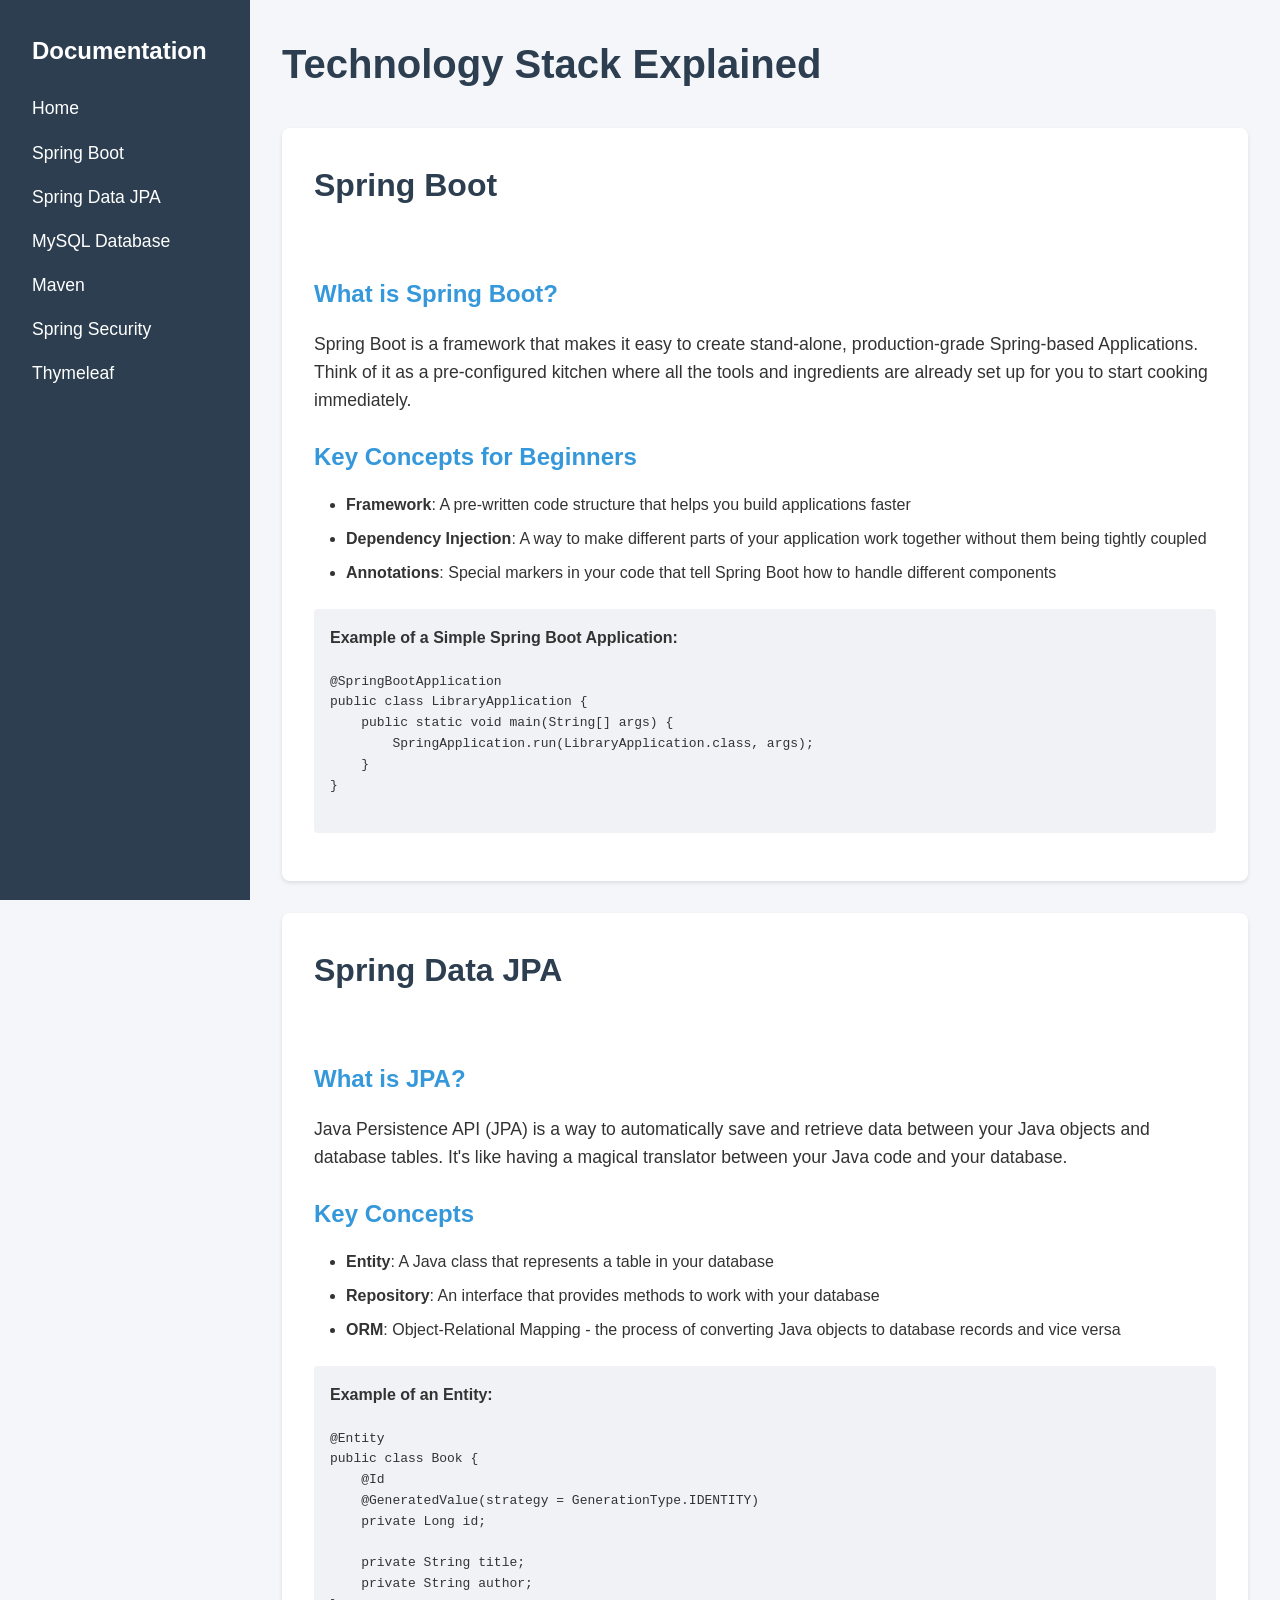
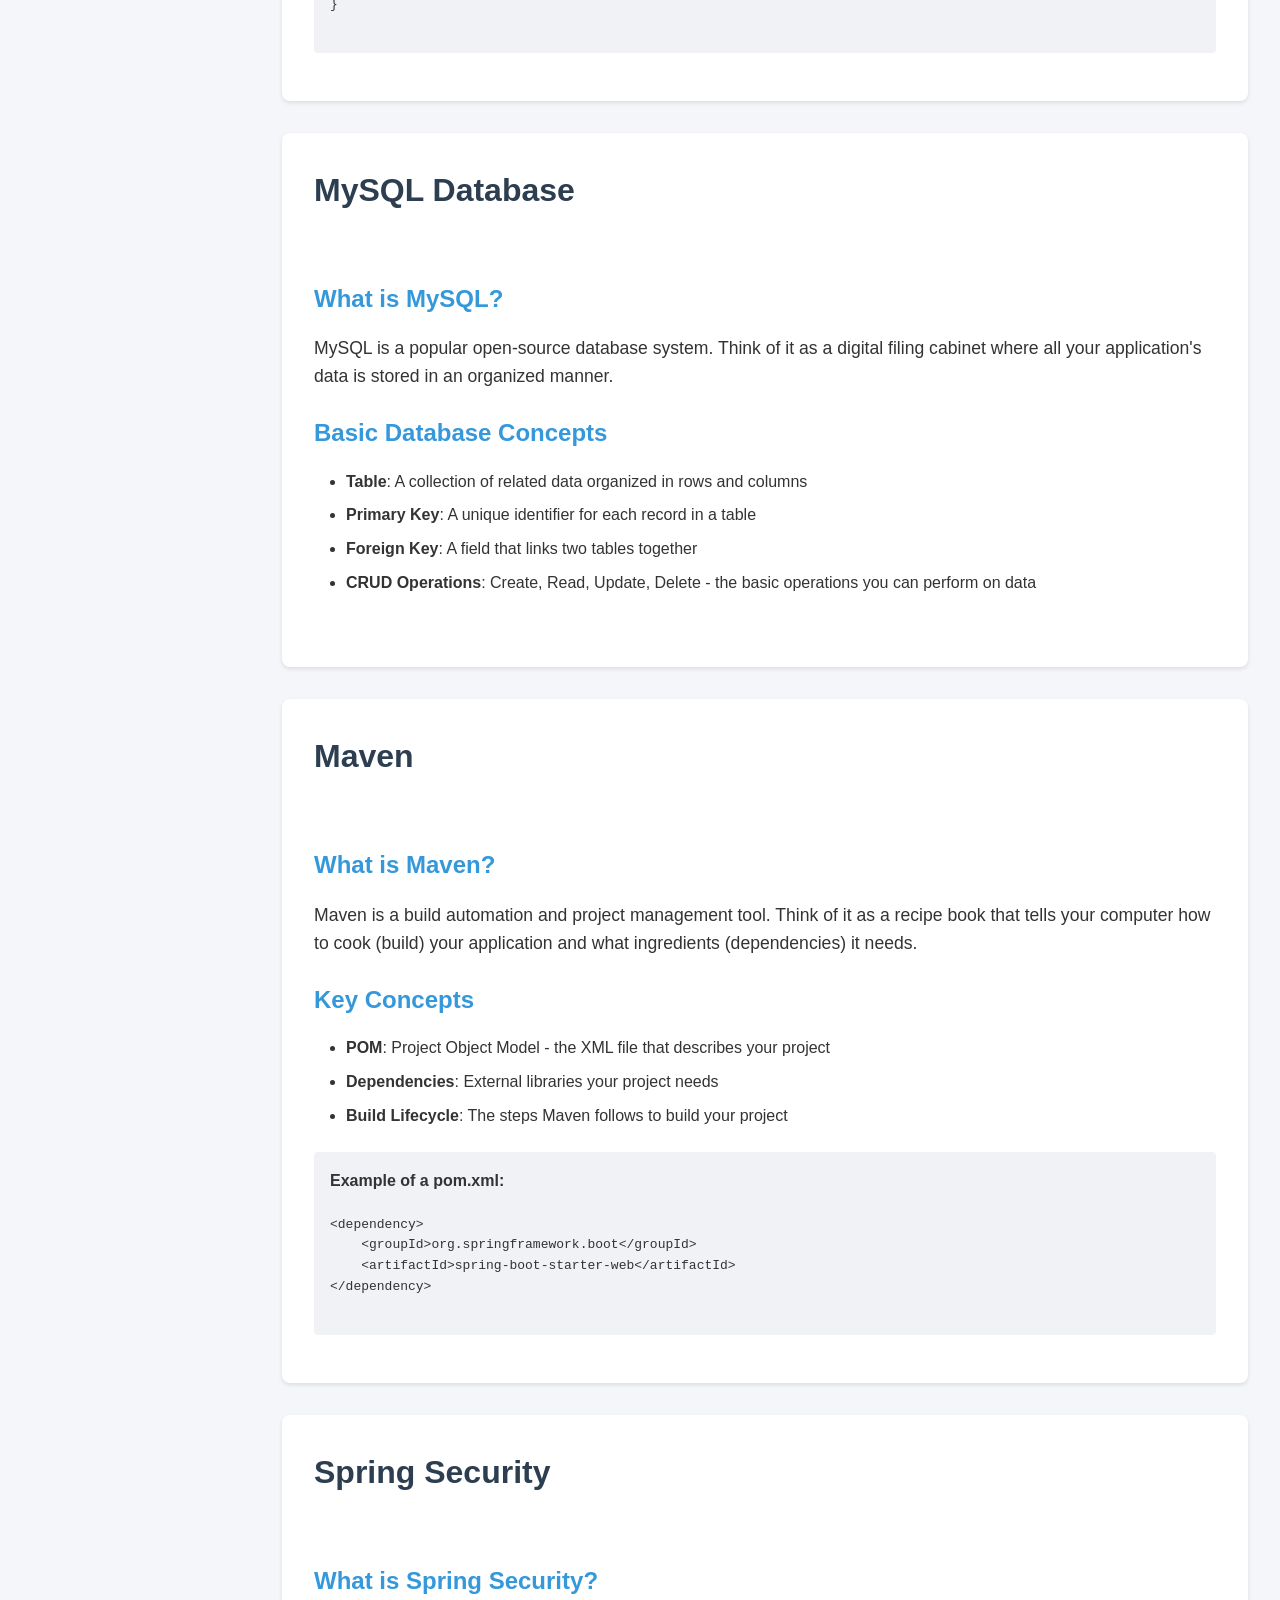
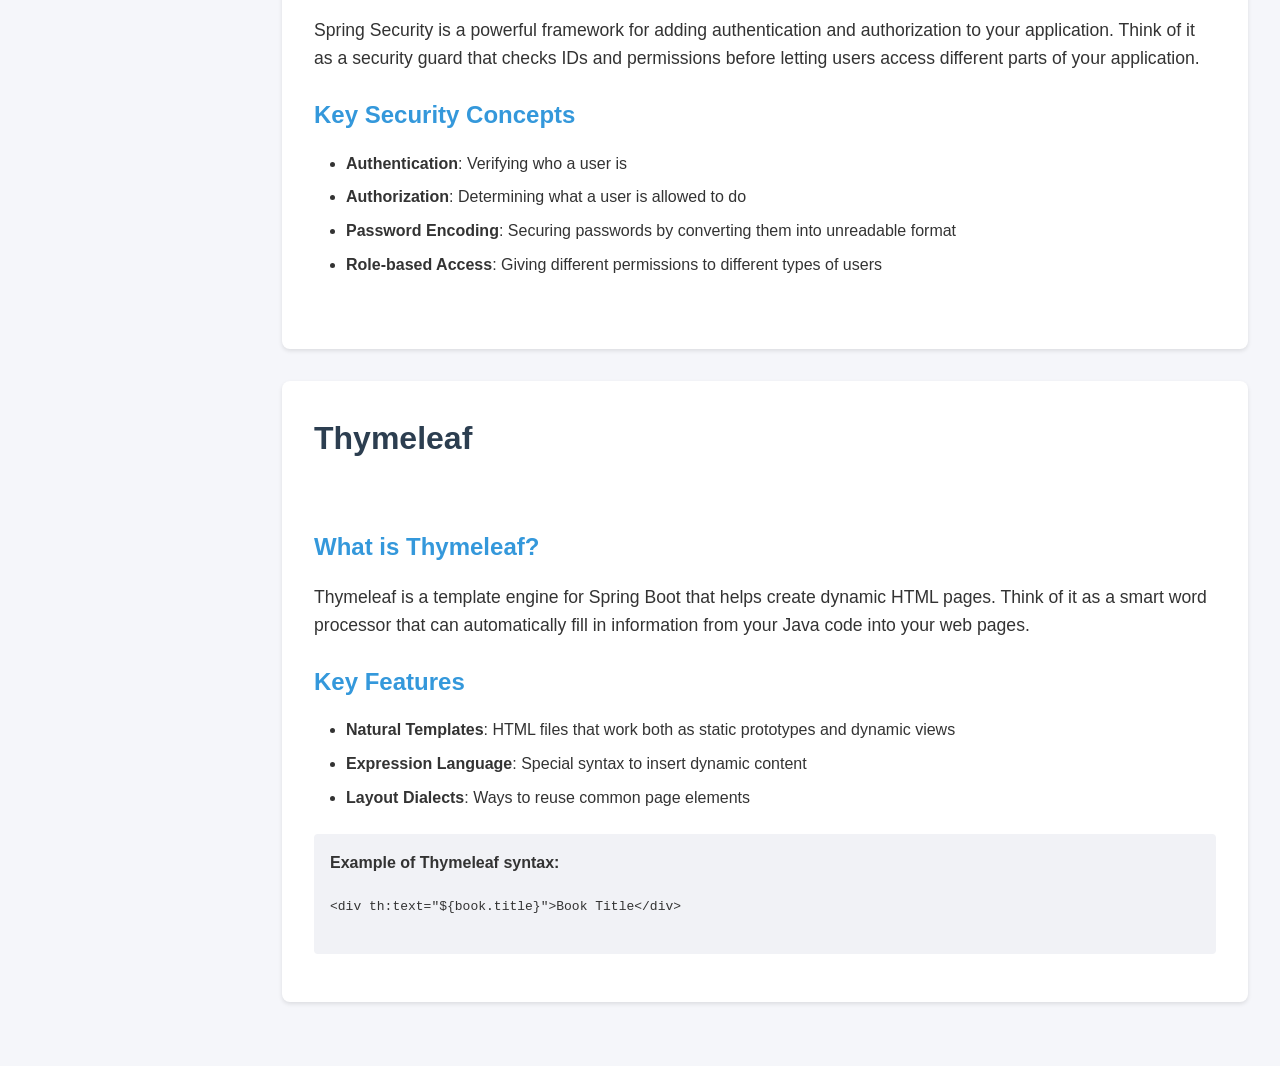
<file: Documentation/technology-stack.html>
<!DOCTYPE html>
<html lang="en">
<head>
    <meta charset="UTF-8">
    <meta name="viewport" content="width=device-width, initial-scale=1.0">
    <title>Technology Stack - Library Management System</title>
    <link rel="stylesheet" href="styles.css">
</head>
<body>
    <div class="container">
        <nav class="sidebar">
            <h2>Documentation</h2>
            <ul class="nav-links">
                <li><a href="index.html">Home</a></li>
                <li><a href="#spring-boot">Spring Boot</a></li>
                <li><a href="#spring-data-jpa">Spring Data JPA</a></li>
                <li><a href="#mysql">MySQL Database</a></li>
                <li><a href="#maven">Maven</a></li>
                <li><a href="#security">Spring Security</a></li>
                <li><a href="#thymeleaf">Thymeleaf</a></li>
            </ul>
        </nav>

        <main class="main-content">
            <h1>Technology Stack Explained</h1>

            <div class="card" id="spring-boot">
                <h2>Spring Boot</h2>
                <div class="tech-explanation">
                    <h3>What is Spring Boot?</h3>
                    <p>Spring Boot is a framework that makes it easy to create stand-alone, production-grade Spring-based Applications. Think of it as a pre-configured kitchen where all the tools and ingredients are already set up for you to start cooking immediately.</p>

                    <h3>Key Concepts for Beginners</h3>
                    <ul>
                        <li><strong>Framework</strong>: A pre-written code structure that helps you build applications faster</li>
                        <li><strong>Dependency Injection</strong>: A way to make different parts of your application work together without them being tightly coupled</li>
                        <li><strong>Annotations</strong>: Special markers in your code that tell Spring Boot how to handle different components</li>
                    </ul>

                    <div class="code-example">
                        <h4>Example of a Simple Spring Boot Application:</h4>
                        <pre><code>
@SpringBootApplication
public class LibraryApplication {
    public static void main(String[] args) {
        SpringApplication.run(LibraryApplication.class, args);
    }
}
                        </code></pre>
                    </div>
                </div>
            </div>

            <div class="card" id="spring-data-jpa">
                <h2>Spring Data JPA</h2>
                <div class="tech-explanation">
                    <h3>What is JPA?</h3>
                    <p>Java Persistence API (JPA) is a way to automatically save and retrieve data between your Java objects and database tables. It's like having a magical translator between your Java code and your database.</p>

                    <h3>Key Concepts</h3>
                    <ul>
                        <li><strong>Entity</strong>: A Java class that represents a table in your database</li>
                        <li><strong>Repository</strong>: An interface that provides methods to work with your database</li>
                        <li><strong>ORM</strong>: Object-Relational Mapping - the process of converting Java objects to database records and vice versa</li>
                    </ul>

                    <div class="code-example">
                        <h4>Example of an Entity:</h4>
                        <pre><code>
@Entity
public class Book {
    @Id
    @GeneratedValue(strategy = GenerationType.IDENTITY)
    private Long id;
    
    private String title;
    private String author;
}
                        </code></pre>
                    </div>
                </div>
            </div>

            <div class="card" id="mysql">
                <h2>MySQL Database</h2>
                <div class="tech-explanation">
                    <h3>What is MySQL?</h3>
                    <p>MySQL is a popular open-source database system. Think of it as a digital filing cabinet where all your application's data is stored in an organized manner.</p>

                    <h3>Basic Database Concepts</h3>
                    <ul>
                        <li><strong>Table</strong>: A collection of related data organized in rows and columns</li>
                        <li><strong>Primary Key</strong>: A unique identifier for each record in a table</li>
                        <li><strong>Foreign Key</strong>: A field that links two tables together</li>
                        <li><strong>CRUD Operations</strong>: Create, Read, Update, Delete - the basic operations you can perform on data</li>
                    </ul>
                </div>
            </div>

            <div class="card" id="maven">
                <h2>Maven</h2>
                <div class="tech-explanation">
                    <h3>What is Maven?</h3>
                    <p>Maven is a build automation and project management tool. Think of it as a recipe book that tells your computer how to cook (build) your application and what ingredients (dependencies) it needs.</p>

                    <h3>Key Concepts</h3>
                    <ul>
                        <li><strong>POM</strong>: Project Object Model - the XML file that describes your project</li>
                        <li><strong>Dependencies</strong>: External libraries your project needs</li>
                        <li><strong>Build Lifecycle</strong>: The steps Maven follows to build your project</li>
                    </ul>

                    <div class="code-example">
                        <h4>Example of a pom.xml:</h4>
                        <pre><code>
&lt;dependency&gt;
    &lt;groupId&gt;org.springframework.boot&lt;/groupId&gt;
    &lt;artifactId&gt;spring-boot-starter-web&lt;/artifactId&gt;
&lt;/dependency&gt;
                        </code></pre>
                    </div>
                </div>
            </div>

            <div class="card" id="security">
                <h2>Spring Security</h2>
                <div class="tech-explanation">
                    <h3>What is Spring Security?</h3>
                    <p>Spring Security is a powerful framework for adding authentication and authorization to your application. Think of it as a security guard that checks IDs and permissions before letting users access different parts of your application.</p>

                    <h3>Key Security Concepts</h3>
                    <ul>
                        <li><strong>Authentication</strong>: Verifying who a user is</li>
                        <li><strong>Authorization</strong>: Determining what a user is allowed to do</li>
                        <li><strong>Password Encoding</strong>: Securing passwords by converting them into unreadable format</li>
                        <li><strong>Role-based Access</strong>: Giving different permissions to different types of users</li>
                    </ul>
                </div>
            </div>

            <div class="card" id="thymeleaf">
                <h2>Thymeleaf</h2>
                <div class="tech-explanation">
                    <h3>What is Thymeleaf?</h3>
                    <p>Thymeleaf is a template engine for Spring Boot that helps create dynamic HTML pages. Think of it as a smart word processor that can automatically fill in information from your Java code into your web pages.</p>

                    <h3>Key Features</h3>
                    <ul>
                        <li><strong>Natural Templates</strong>: HTML files that work both as static prototypes and dynamic views</li>
                        <li><strong>Expression Language</strong>: Special syntax to insert dynamic content</li>
                        <li><strong>Layout Dialects</strong>: Ways to reuse common page elements</li>
                    </ul>

                    <div class="code-example">
                        <h4>Example of Thymeleaf syntax:</h4>
                        <pre><code>
&lt;div th:text="${book.title}"&gt;Book Title&lt;/div&gt;
                        </code></pre>
                    </div>
                </div>
            </div>
        </main>
    </div>
</body>
</html>
</file>
<file: Documentation/styles.css>
:root {
    /* Light theme variables */
    --primary-color: #2c3e50;
    --secondary-color: #3498db;
    --text-color: #333;
    --background-color: #f5f6fa;
    --card-background: #ffffff;
    --code-background: #f1f2f6;
    --border-color: #e1e1e1;
    --sidebar-width: 250px;
}

[data-theme="dark"] {
    /* Dark theme variables */
    --primary-color: #f5f6fa;
    --secondary-color: #3498db;
    --text-color: #f5f6fa;
    --background-color: #1a1a1a;
    --card-background: #2d2d2d;
    --code-background: #363636;
    --border-color: #404040;
}

* {
    margin: 0;
    padding: 0;
    box-sizing: border-box;
}

body {
    font-family: 'Segoe UI', Tahoma, Geneva, Verdana, sans-serif;
    line-height: 1.6;
    color: var(--text-color);
    background-color: var(--background-color);
    transition: background-color 0.3s, color 0.3s;
}

.container {
    display: flex;
    min-height: 100vh;
}

.sidebar {
    width: var(--sidebar-width);
    background-color: var(--primary-color);
    color: white;
    padding: 2rem;
    position: fixed;
    height: 100vh;
    overflow-y: auto;
}

.main-content {
    margin-left: var(--sidebar-width);
    padding: 2rem;
    flex: 1;
    max-width: calc(100% - var(--sidebar-width));
}

.sidebar h2 {
    margin-bottom: 1.5rem;
    font-size: 1.5rem;
}

.nav-links {
    list-style: none;
}

.nav-links li {
    margin-bottom: 1rem;
}

.nav-links a {
    color: white;
    text-decoration: none;
    font-size: 1.1rem;
    transition: color 0.3s;
}

.nav-links a:hover {
    color: var(--secondary-color);
}

h1 {
    color: var(--primary-color);
    margin-bottom: 2rem;
    font-size: 2.5rem;
}

.card {
    background: var(--card-background);
    border-radius: 8px;
    padding: 2rem;
    margin-bottom: 2rem;
    box-shadow: 0 2px 4px rgba(0,0,0,0.1);
    transition: transform 0.3s;
}

.card:hover {
    transform: translateY(-2px);
}

.card h2 {
    color: var(--primary-color);
    margin-bottom: 1.5rem;
    font-size: 2rem;
}

.card h3 {
    color: var(--secondary-color);
    margin: 1.5rem 0 1rem;
    font-size: 1.5rem;
}

.card p {
    margin-bottom: 1rem;
    font-size: 1.1rem;
}

.tech-explanation {
    padding: 1rem 0;
}

.tech-explanation ul {
    margin-left: 2rem;
    margin-bottom: 1.5rem;
}

.tech-explanation li {
    margin-bottom: 0.5rem;
}

.code-example {
    background: var(--code-background);
    padding: 1rem;
    border-radius: 4px;
    position: relative;
}

.copy-button {
    position: absolute;
    top: 0.5rem;
    right: 0.5rem;
    padding: 0.25rem 0.5rem;
    background: var(--secondary-color);
    color: white;
    border: none;
    border-radius: 4px;
    cursor: pointer;
}

.search-container {
    position: relative;
    margin-bottom: 2rem;
}

#doc-search {
    width: 100%;
    padding: 0.75rem;
    border: 1px solid var(--border-color);
    border-radius: 4px;
    background: var(--card-background);
    color: var(--text-color);
}

.search-results {
    position: absolute;
    top: 100%;
    left: 0;
    right: 0;
    background: var(--card-background);
    border: 1px solid var(--border-color);
    border-radius: 4px;
    max-height: 300px;
    overflow-y: auto;
    display: none;
}

.interactive-diagram {
    position: relative;
    width: 100%;
    height: 600px;
    border: 1px solid var(--border-color);
    border-radius: 4px;
    overflow: hidden;
    cursor: grab;
}

.interactive-diagram:active {
    cursor: grabbing;
}

.interactive-diagram svg {
    width: 100%;
    height: 100%;
    transform-origin: center;
    transition: transform 0.1s ease-out;
}

.diagram-controls {
    position: absolute;
    bottom: 1rem;
    right: 1rem;
    display: flex;
    gap: 0.5rem;
    background: rgba(255, 255, 255, 0.9);
    padding: 0.5rem;
    border-radius: 4px;
    box-shadow: 0 2px 4px rgba(0, 0, 0, 0.1);
}

.diagram-controls button {
    padding: 0.5rem 1rem;
    background: var(--secondary-color);
    color: white;
    border: none;
    border-radius: 4px;
    cursor: pointer;
    font-size: 1.2rem;
    transition: background-color 0.2s;
}

.diagram-controls button:hover {
    background: var(--primary-color);
}

.diagram-controls .center-btn {
    background: #2ecc71;
}

.endpoint-testing {
    margin-top: 1rem;
    padding: 1rem;
    background: var(--code-background);
    border-radius: 4px;
}

.try-it-out {
    padding: 0.5rem 1rem;
    background: var(--secondary-color);
    color: white;
    border: none;
    border-radius: 4px;
    cursor: pointer;
}

.request-builder {
    margin-top: 1rem;
    display: none;
}

.request-builder input {
    width: 100%;
    padding: 0.5rem;
    margin-bottom: 0.5rem;
    border: 1px solid var(--border-color);
    border-radius: 4px;
    background: var(--card-background);
    color: var(--text-color);
}

.version-selector {
    margin-bottom: 1rem;
}

.version-selector select {
    width: 100%;
    padding: 0.5rem;
    border: 1px solid var(--border-color);
    border-radius: 4px;
    background: var(--card-background);
    color: var(--text-color);
}

.breadcrumbs {
    margin-bottom: 1rem;
    color: var(--text-color);
}

.breadcrumbs a {
    color: var(--secondary-color);
    text-decoration: none;
}

.theme-toggle {
    position: fixed;
    bottom: 1rem;
    right: 1rem;
    padding: 0.5rem;
    background: var(--secondary-color);
    color: white;
    border: none;
    border-radius: 50%;
    cursor: pointer;
    width: 40px;
    height: 40px;
    display: flex;
    align-items: center;
    justify-content: center;
}

/* Responsive Design */
@media (max-width: 768px) {
    .sidebar {
        width: 100%;
        height: auto;
        position: relative;
    }

    .main-content {
        margin-left: 0;
        max-width: 100%;
    }

    .container {
        flex-direction: column;
    }
}

/* Print styles */
@media print {
    .sidebar {
        display: none;
    }

    .main-content {
        margin-left: 0;
        max-width: 100%;
    }

    .card {
        break-inside: avoid;
        page-break-inside: avoid;
    }
}
</file>
